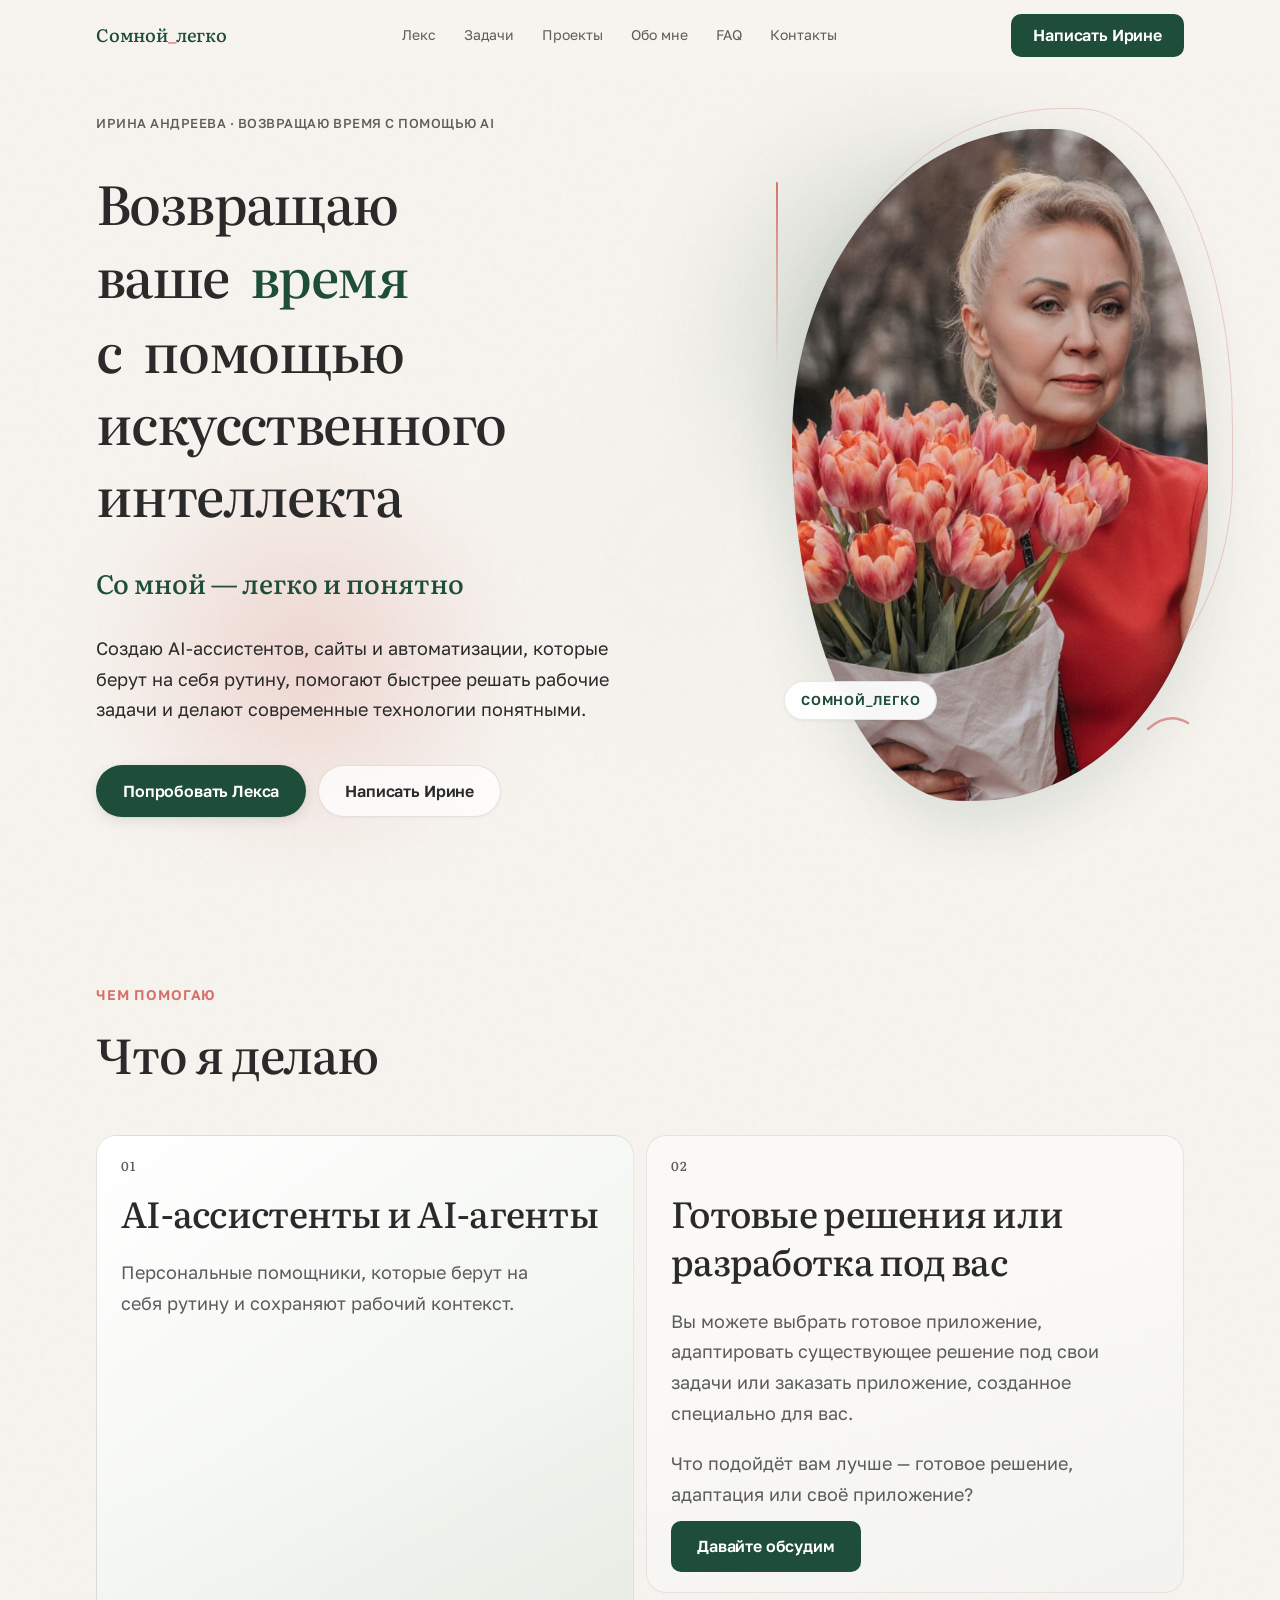
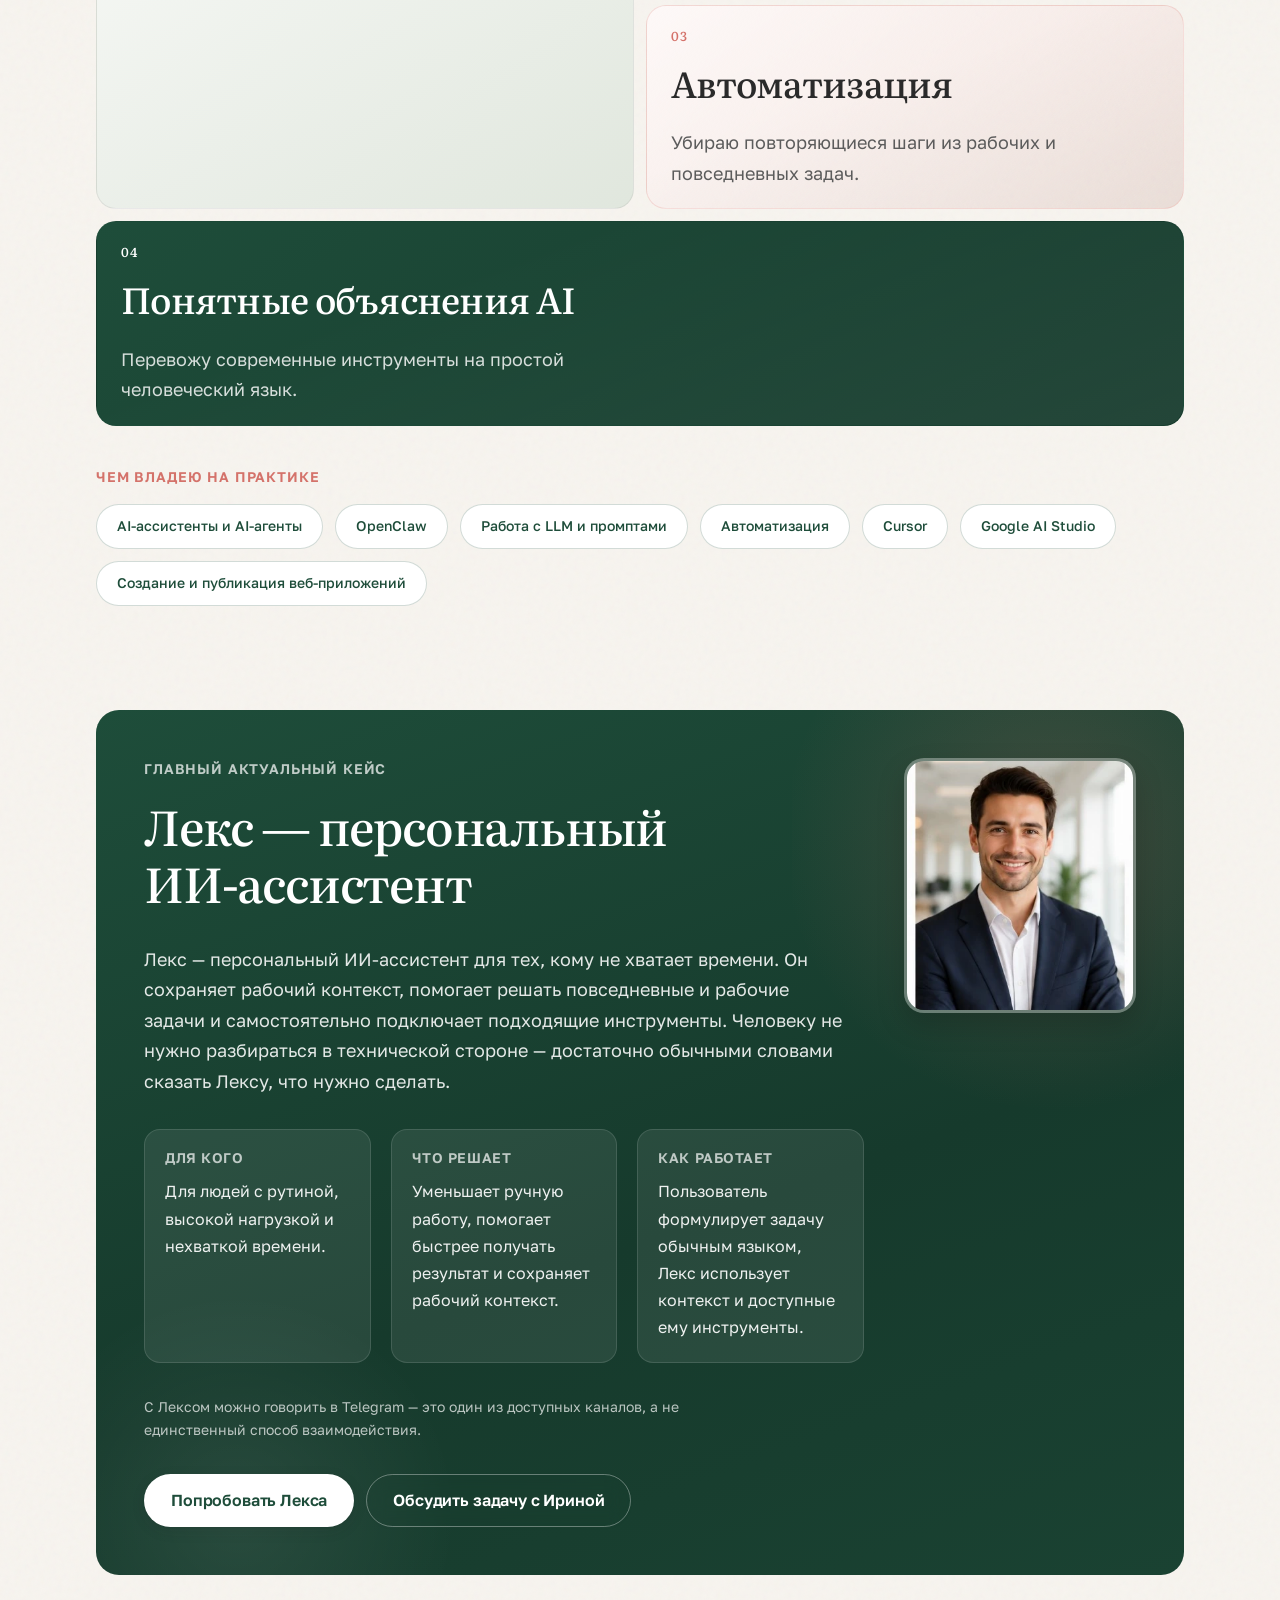
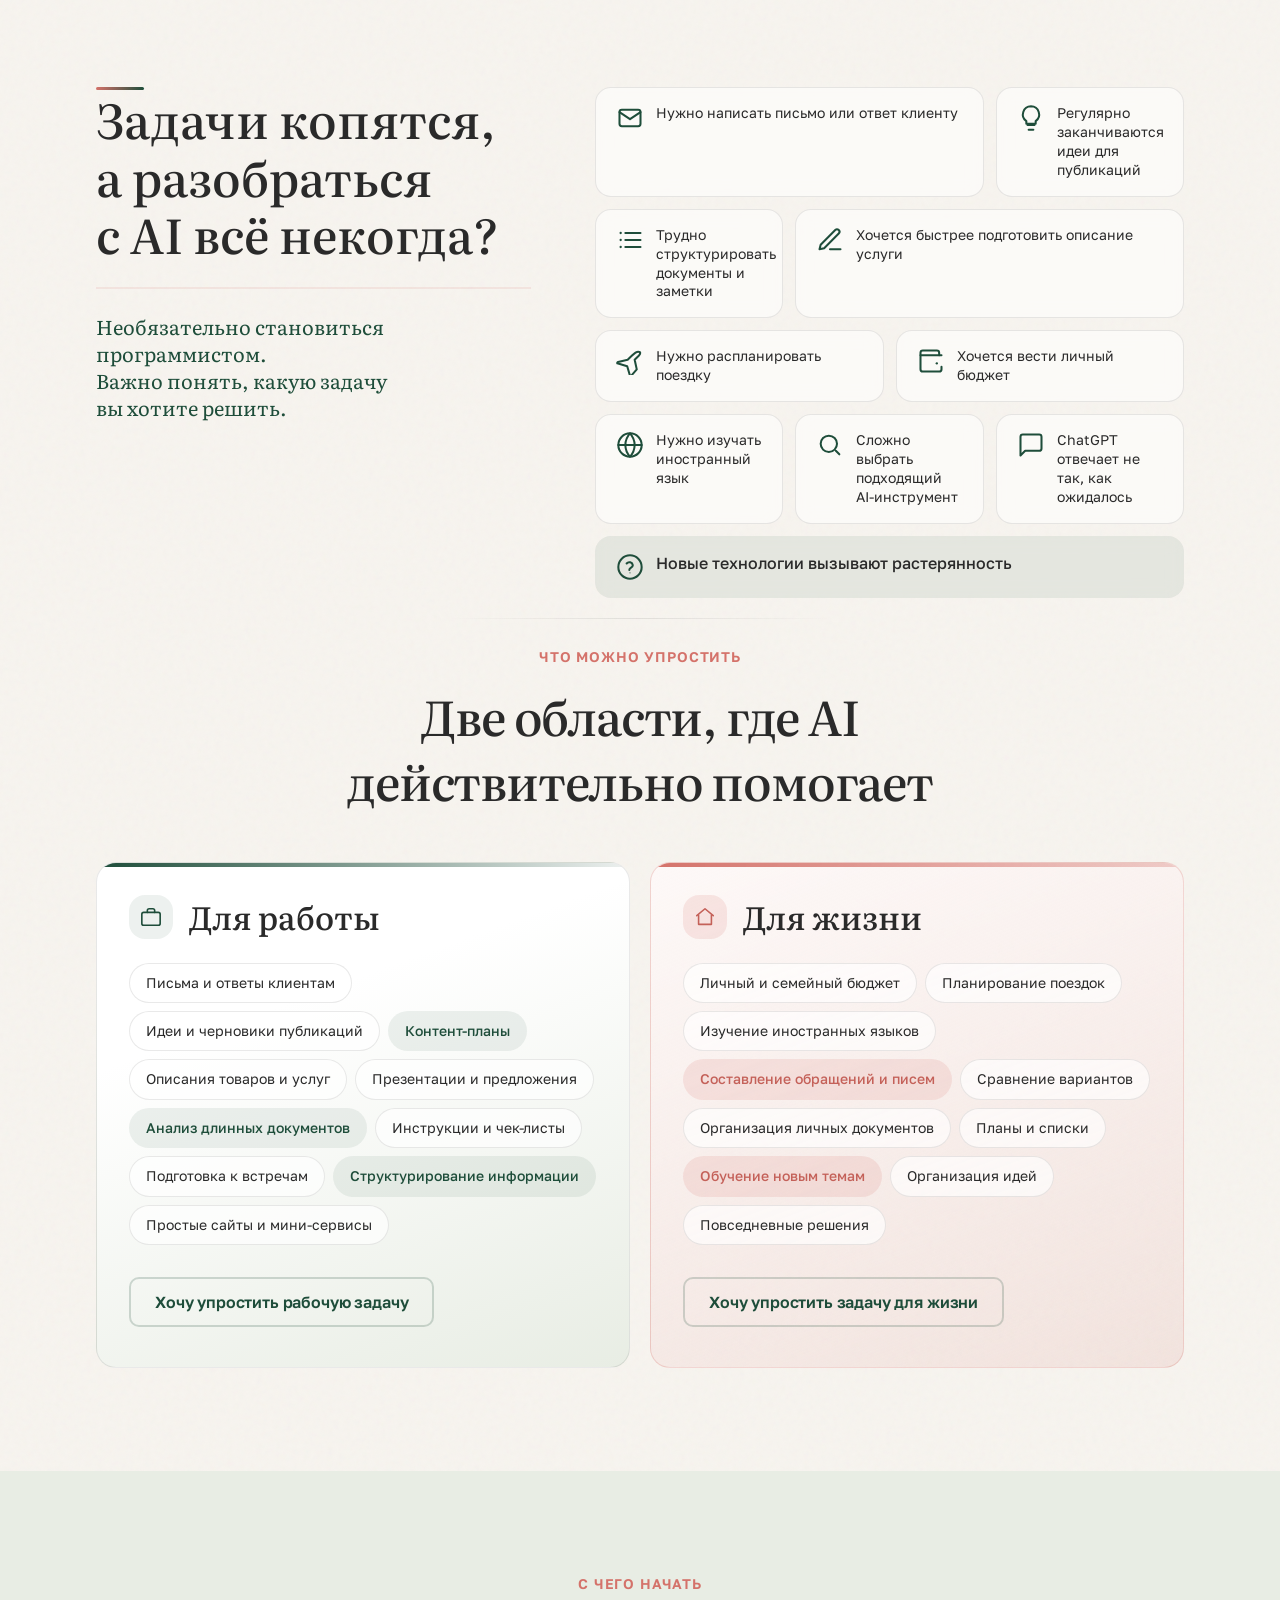
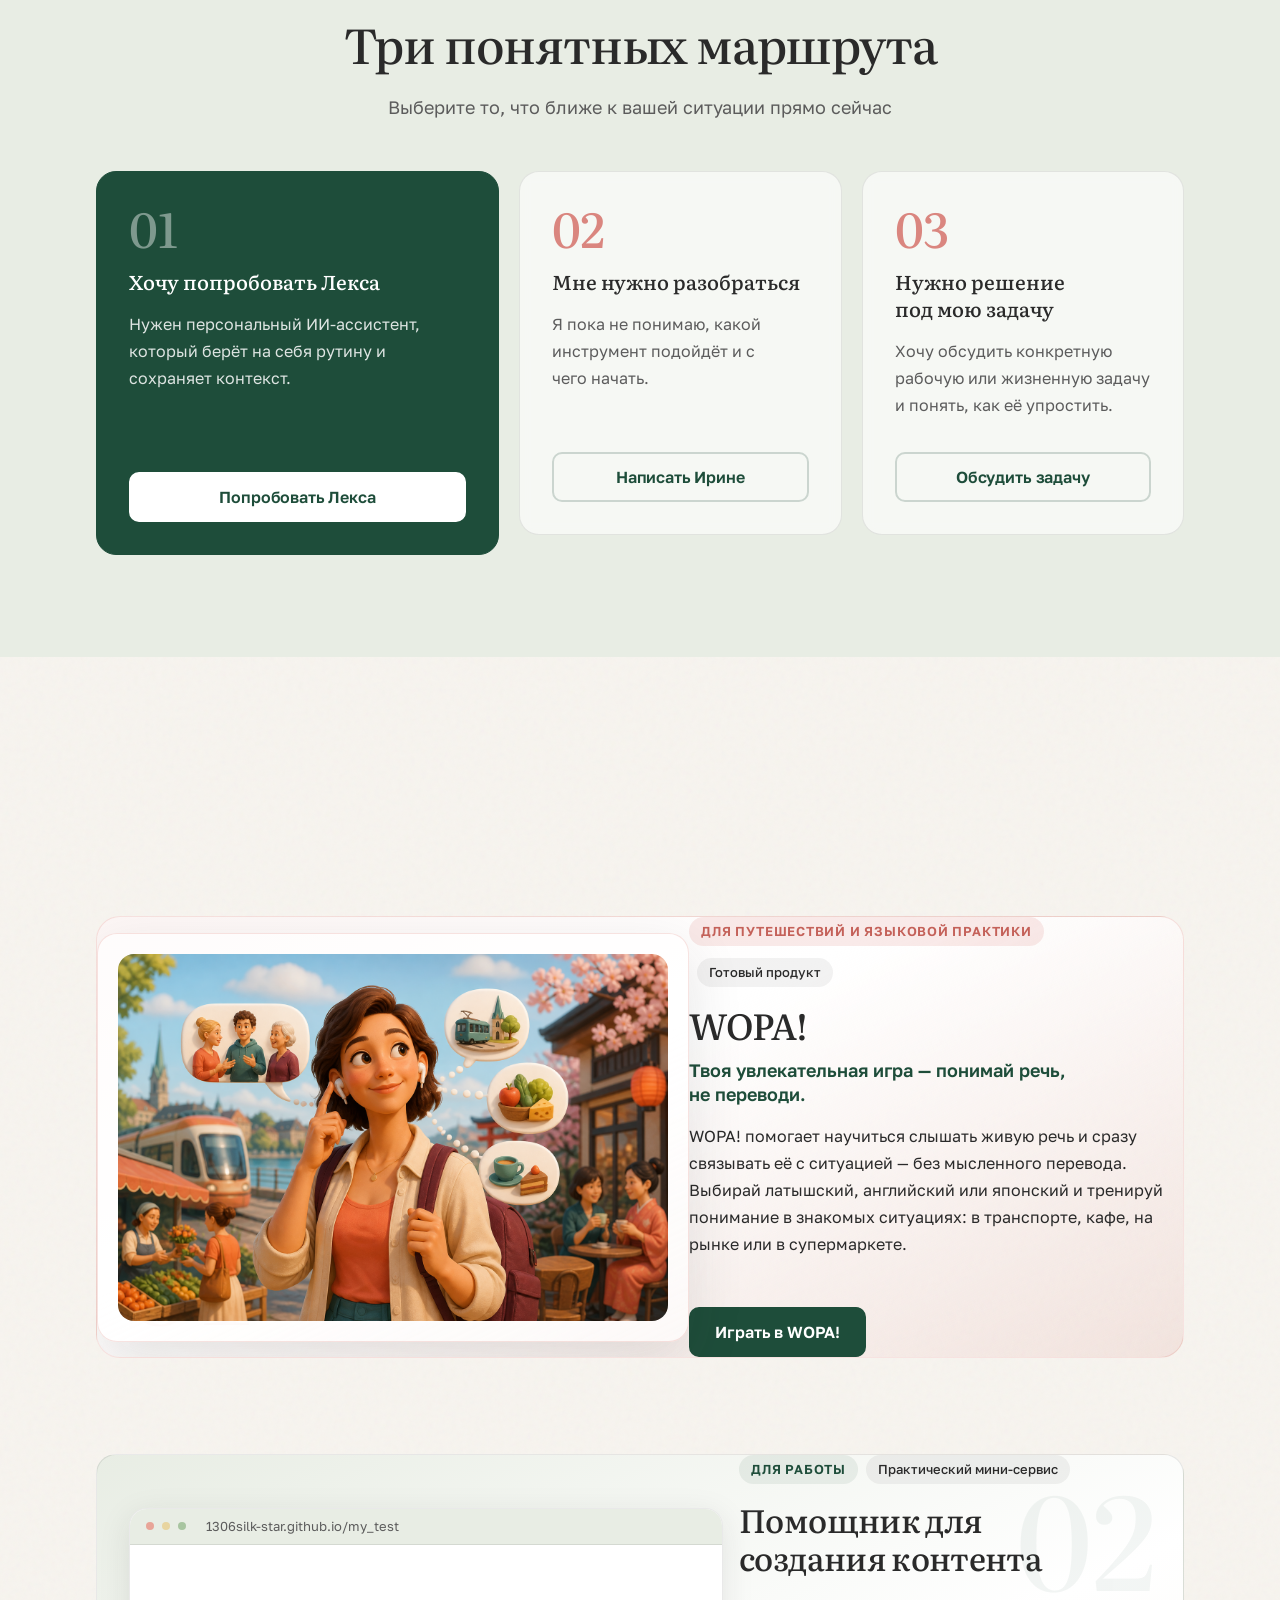
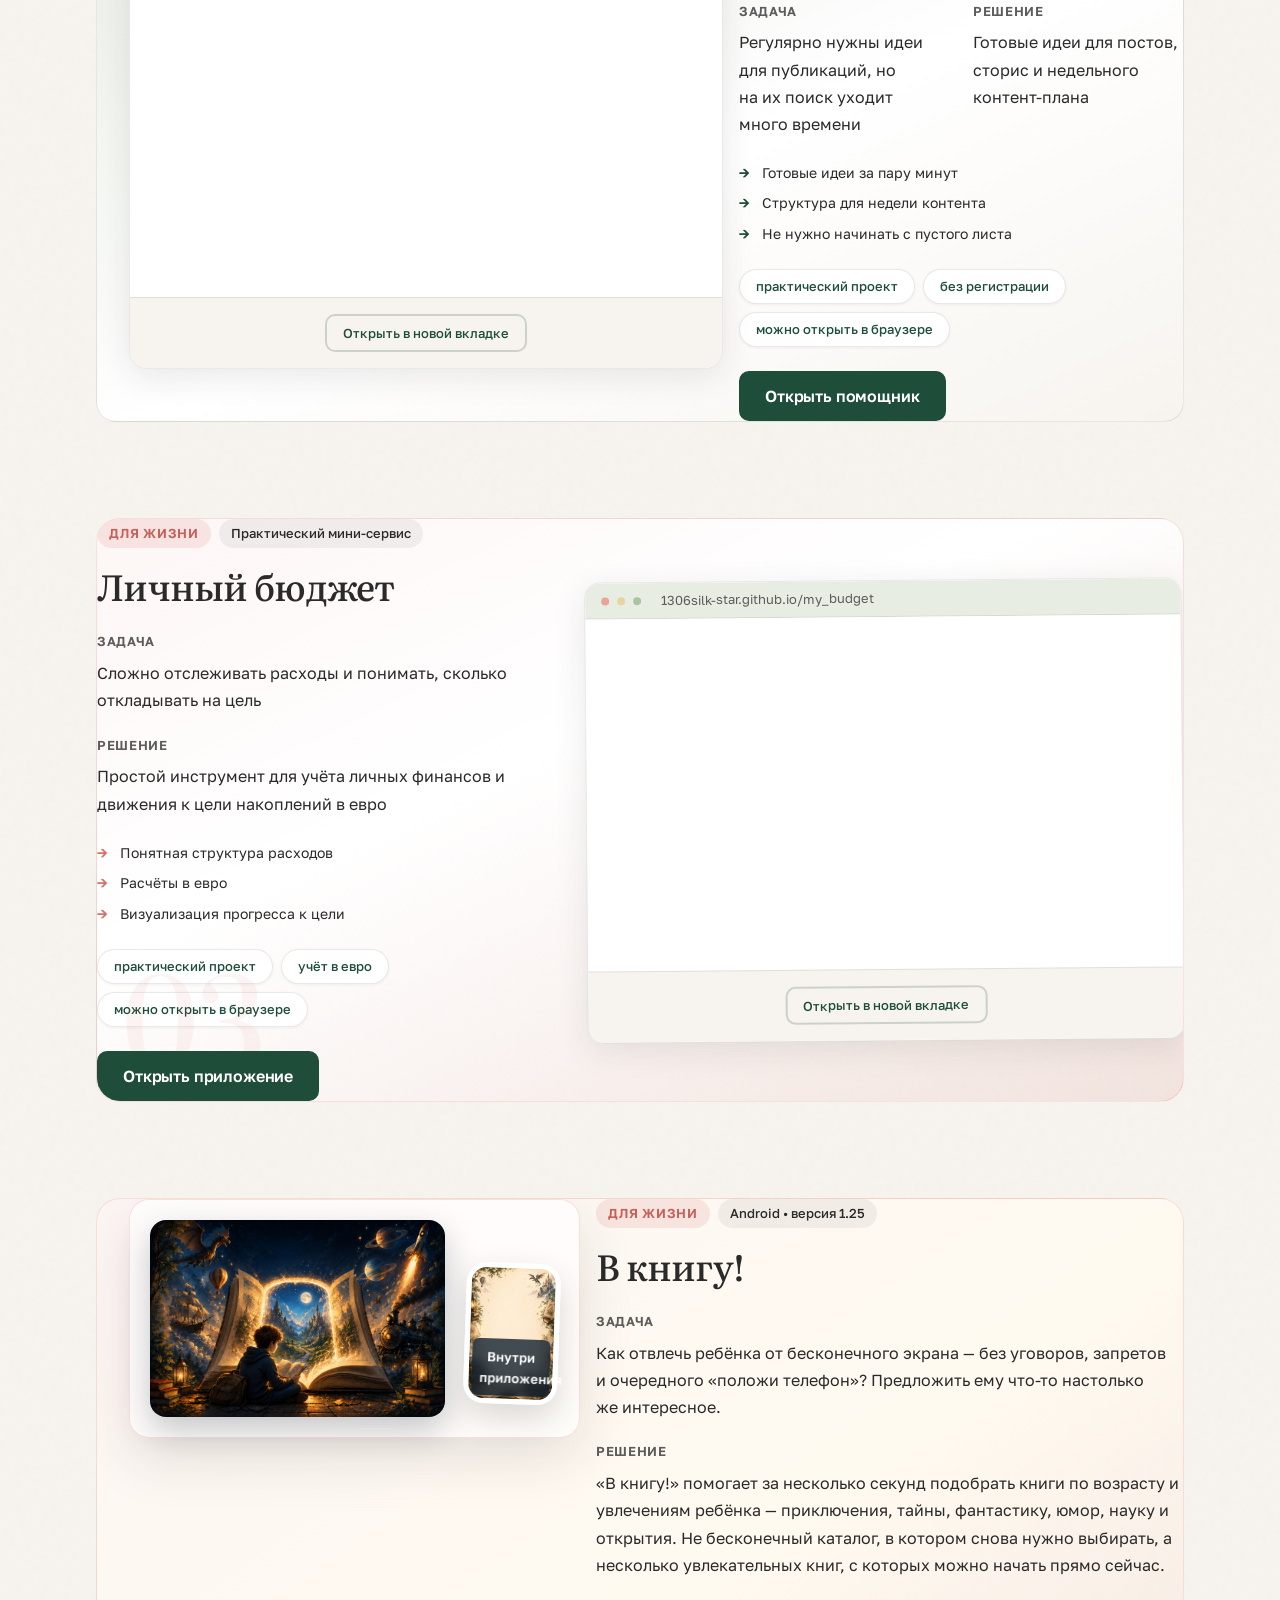
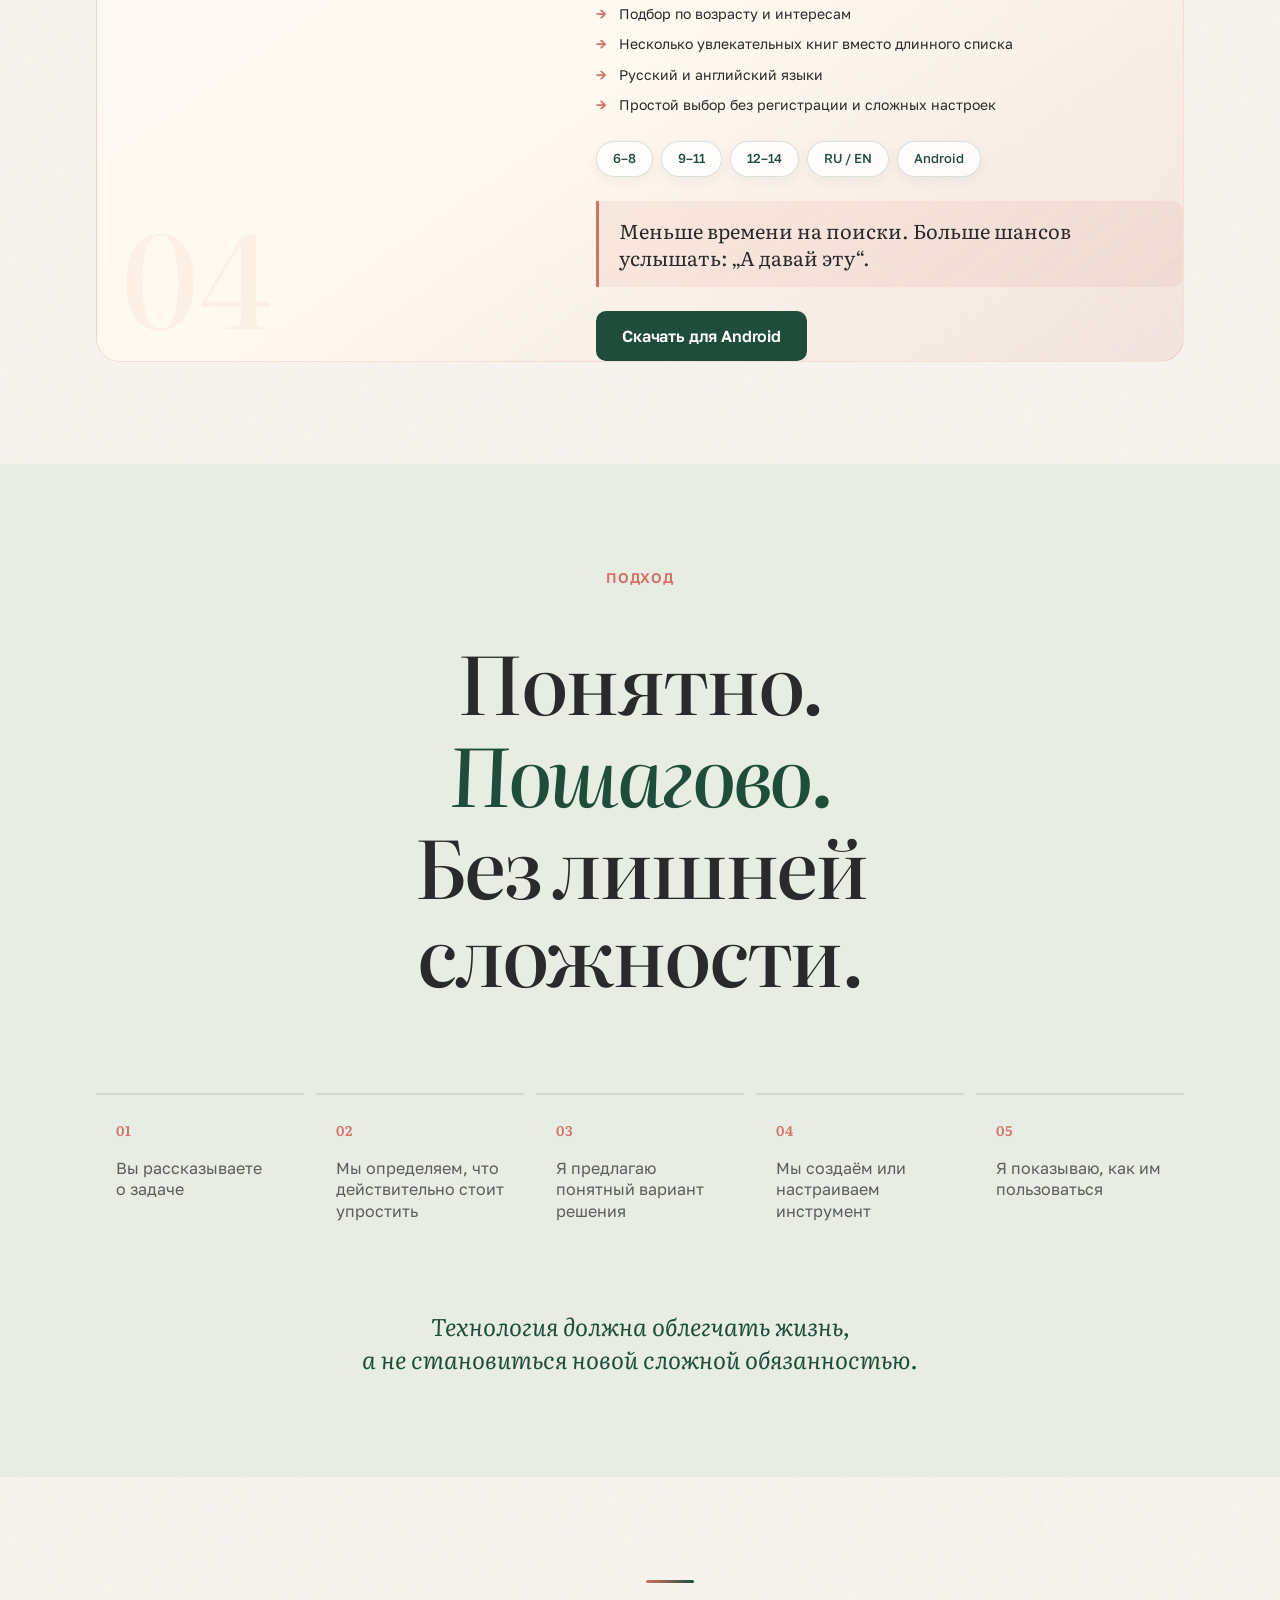
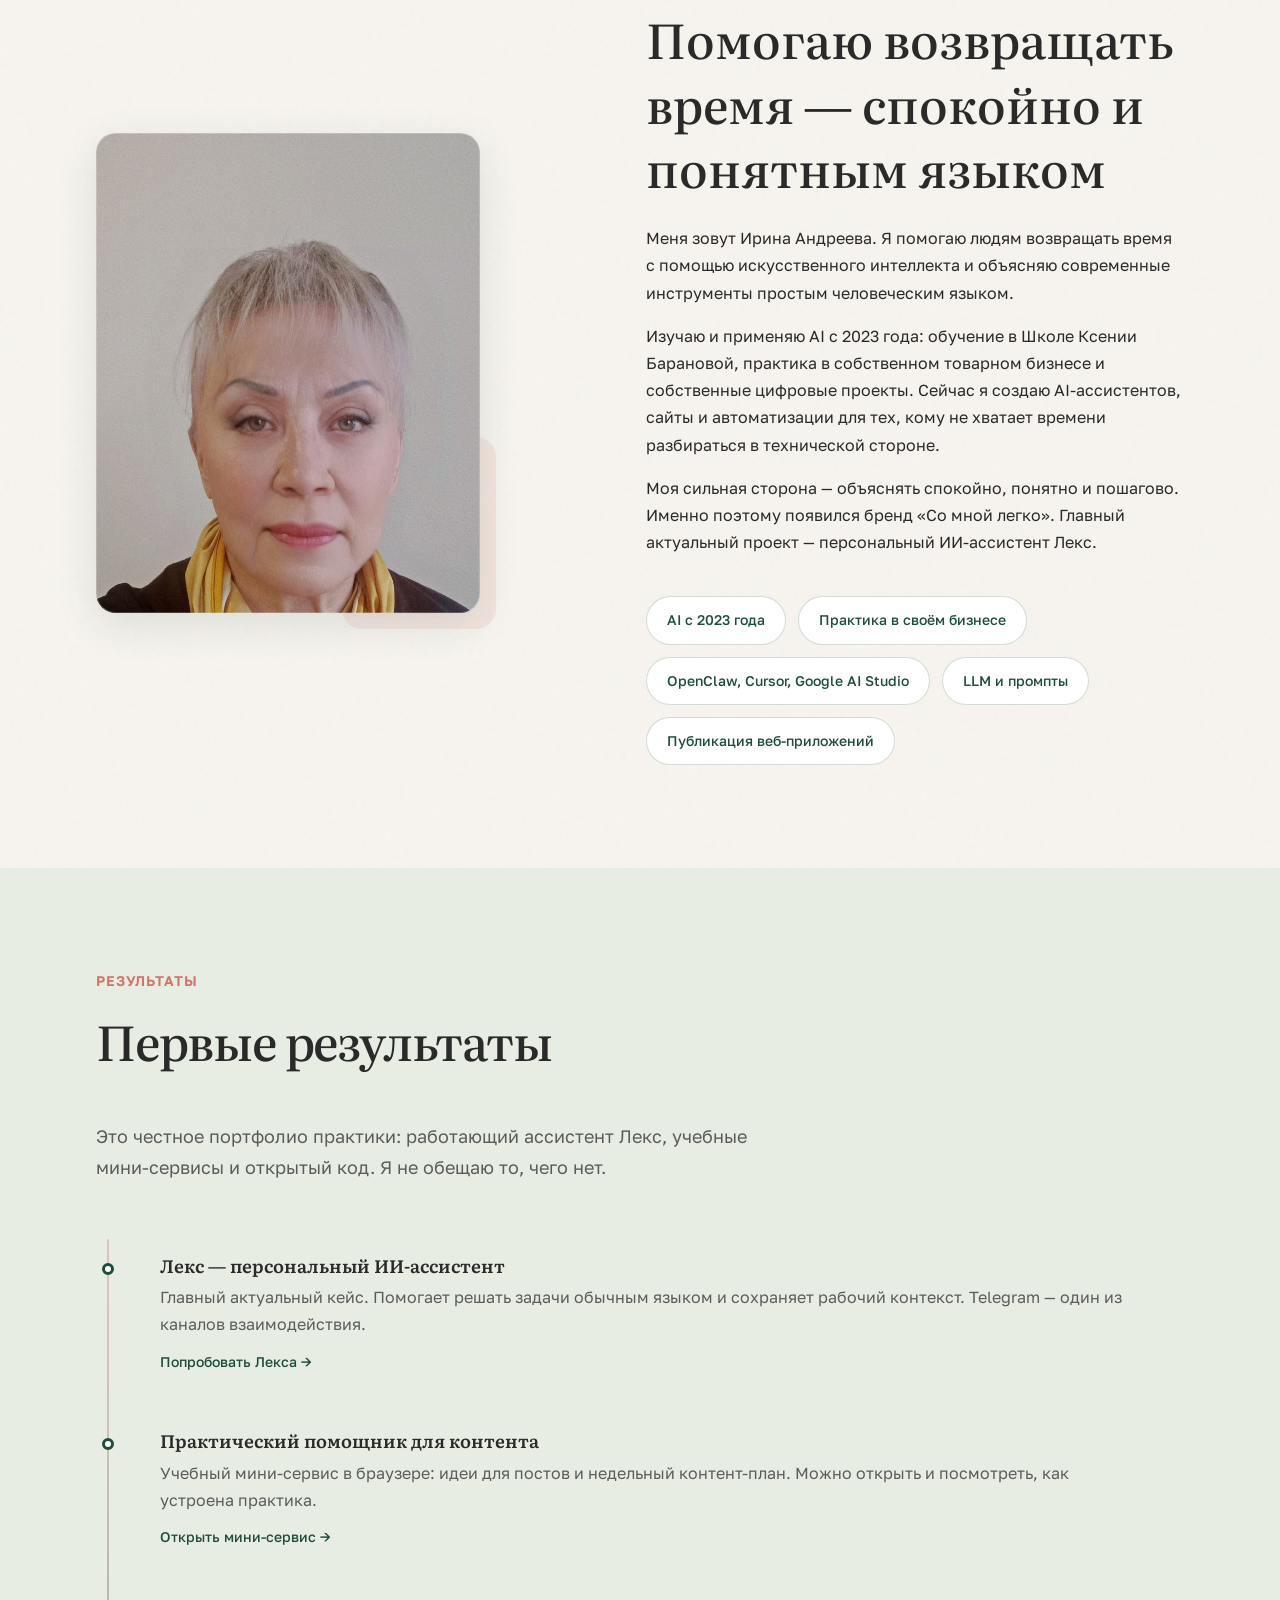
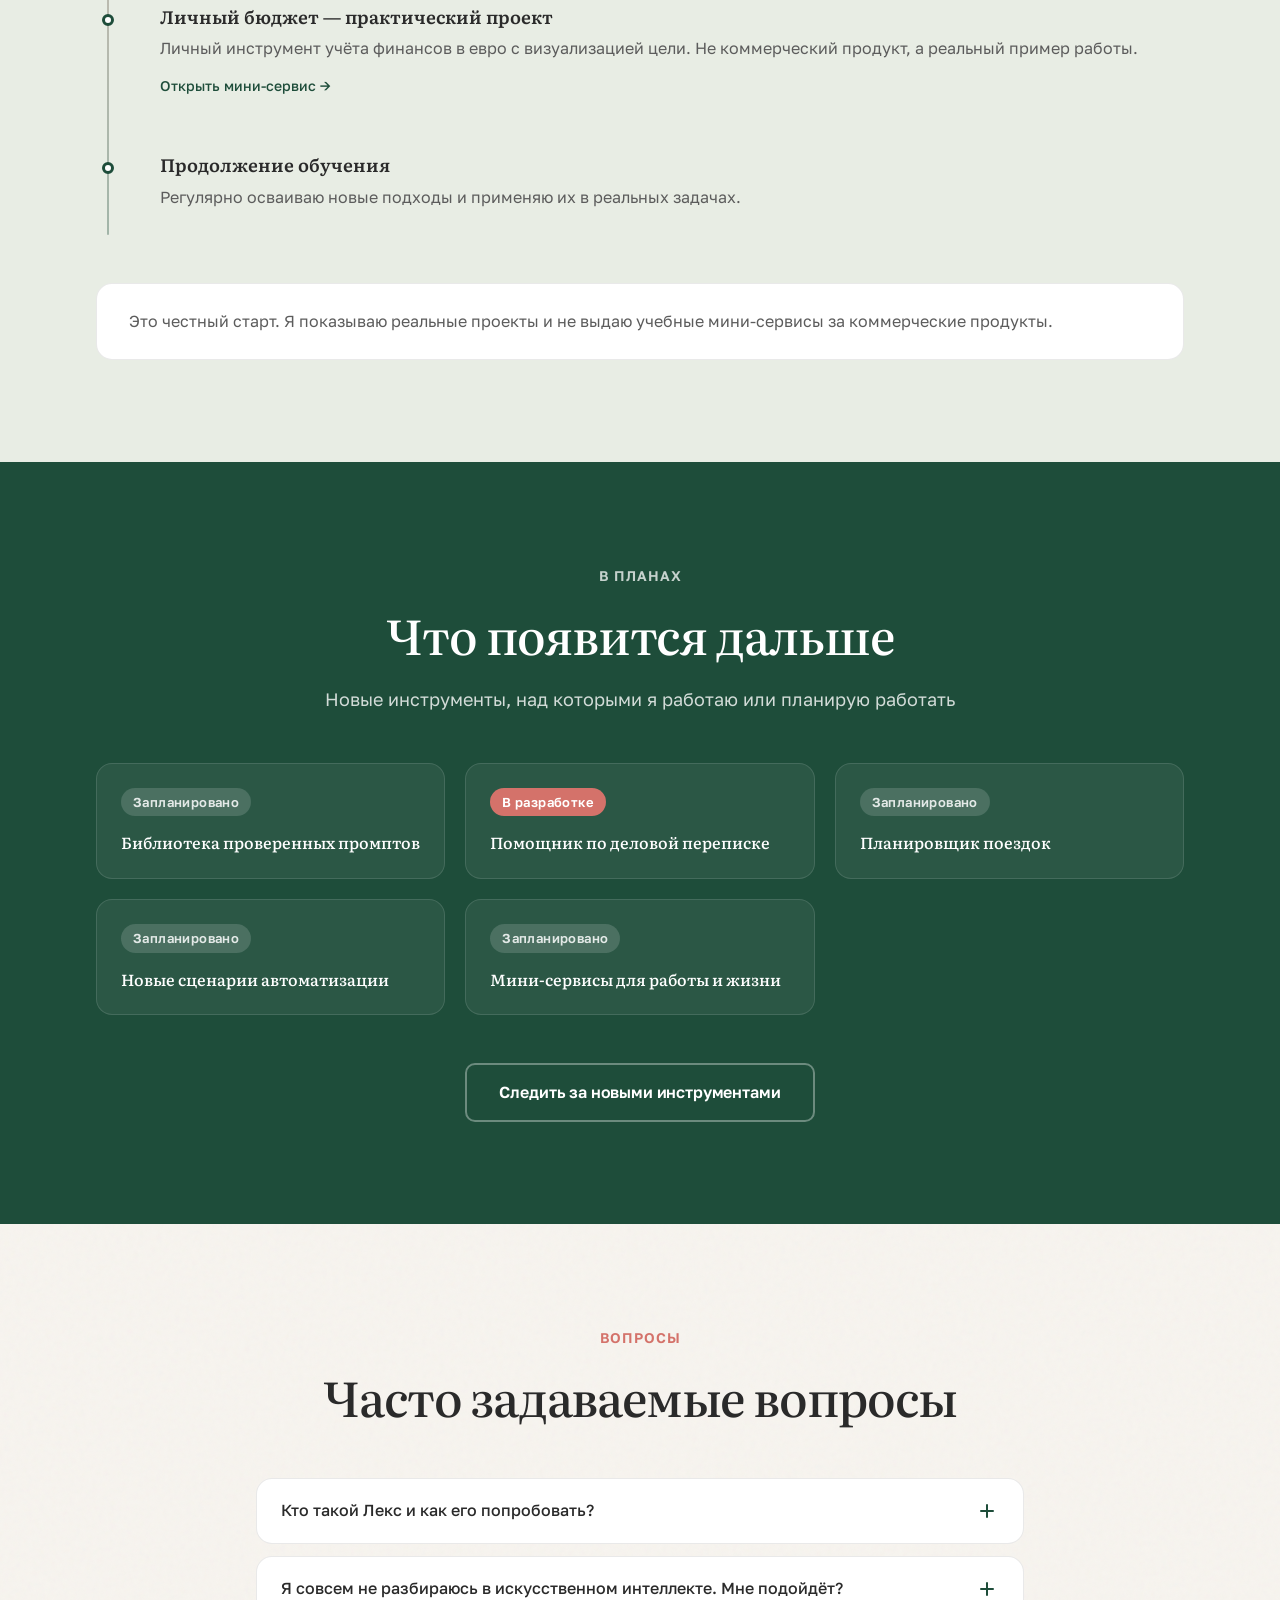
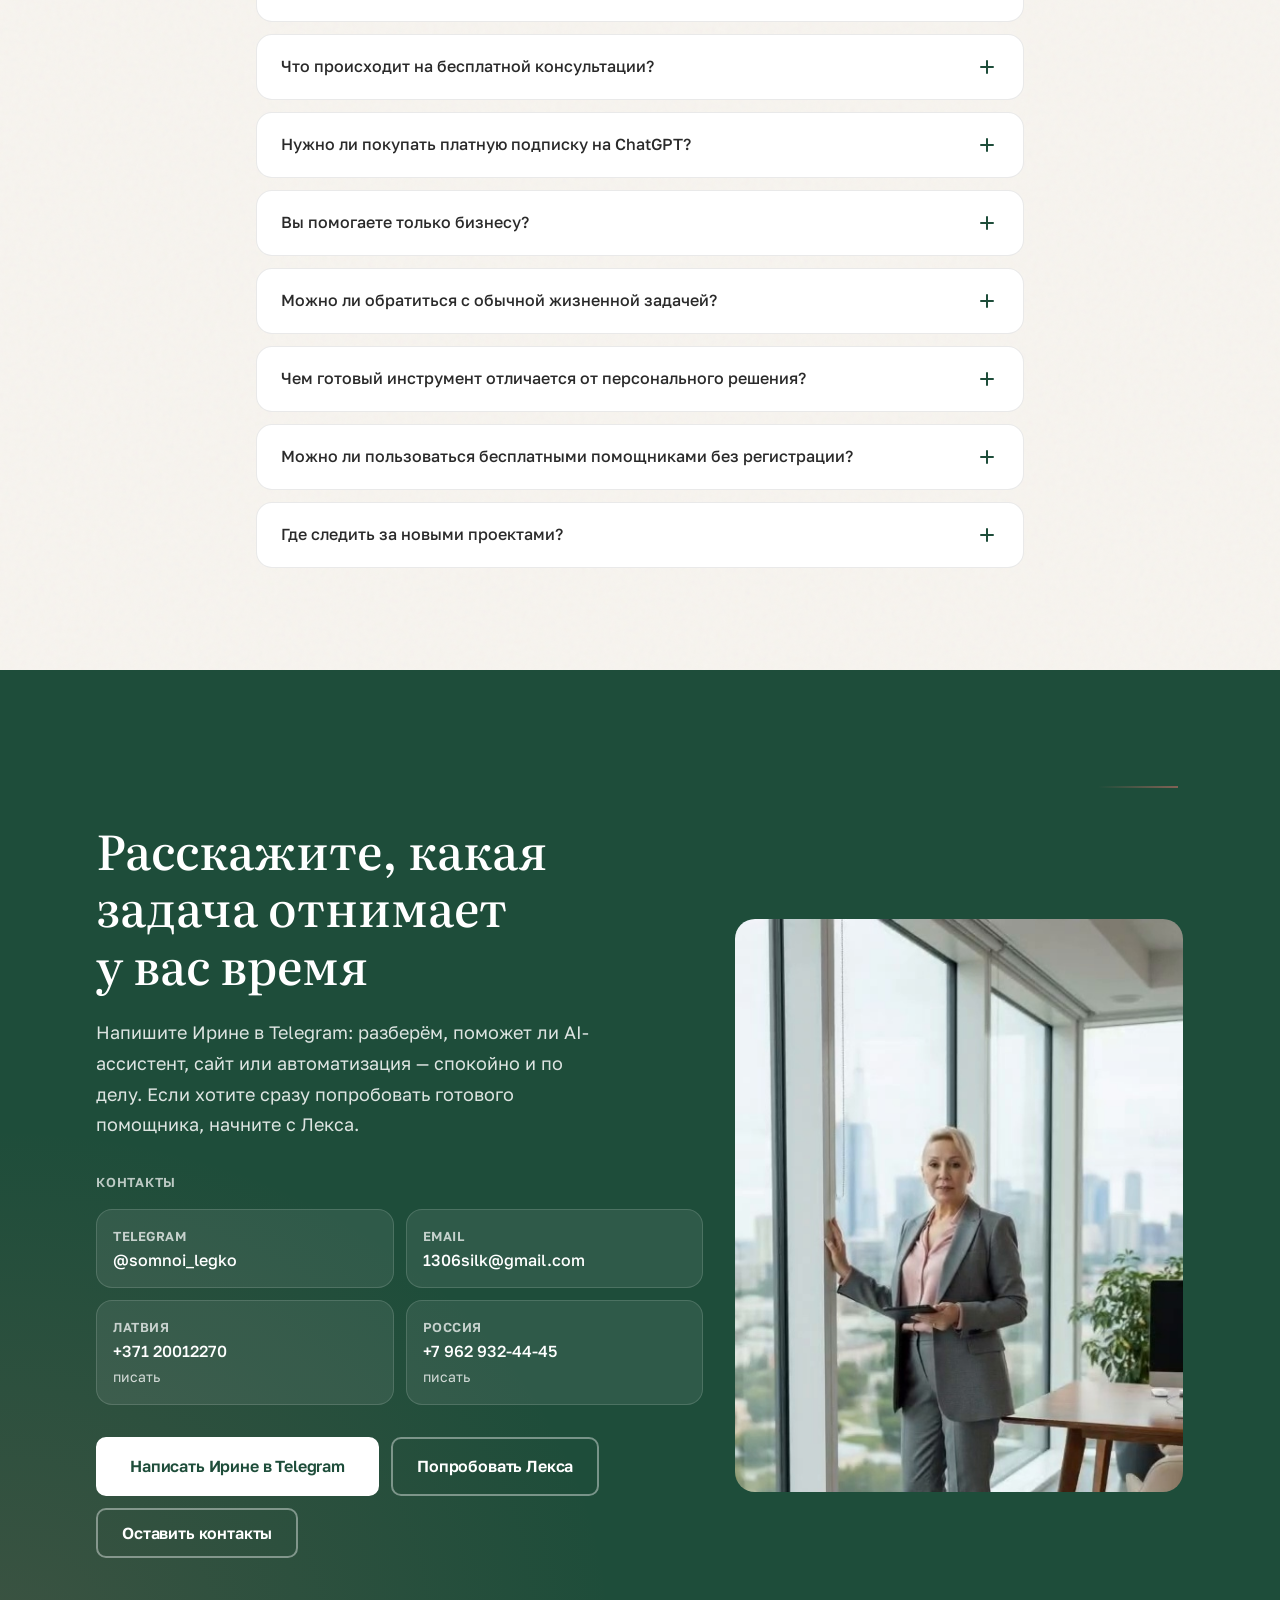
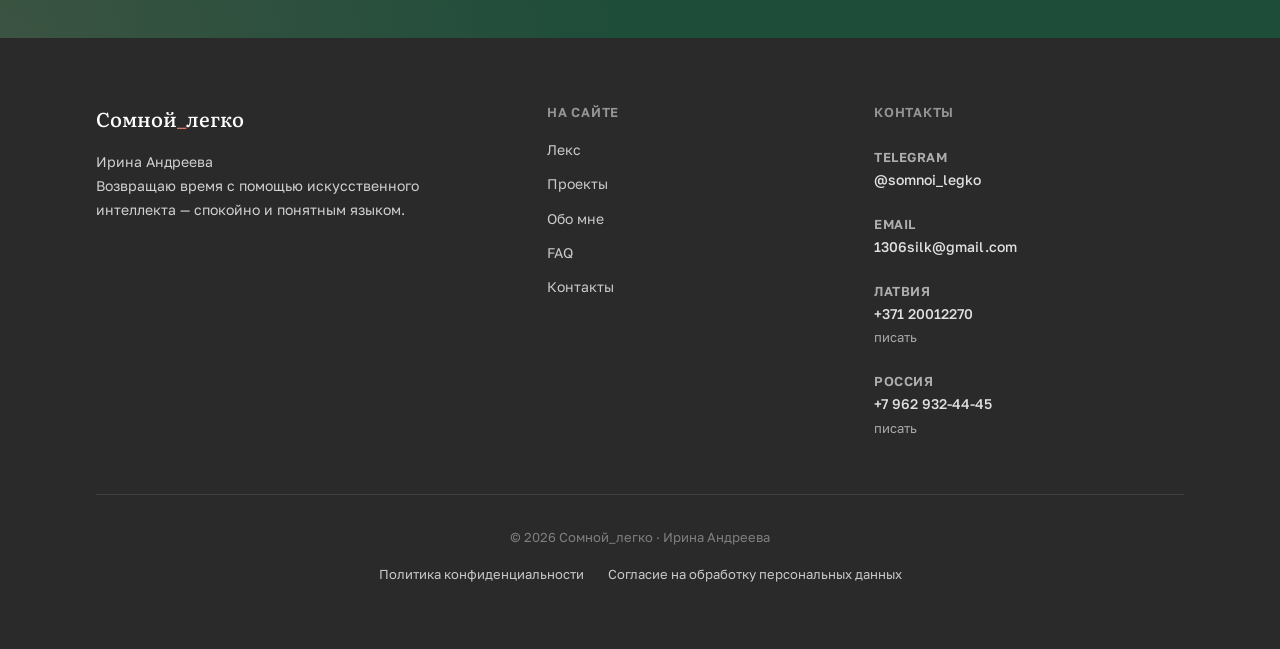
<file: index.html>
<!DOCTYPE html>
<html lang="ru">
  <head>
    <meta charset="UTF-8" />
    <meta name="viewport" content="width=device-width, initial-scale=1.0" />

    <title>Со мной легко — Ирина Андреева · AI-ассистенты и время</title>
    <meta
      name="description"
      content="Ирина Андреева помогает возвращать время с помощью AI: создаёт ассистентов, сайты и автоматизации и объясняет современные инструменты простым языком."
    />
    <link rel="canonical" href="https://somnoilegko.ru/" />
    <meta name="author" content="Ирина Андреева" />
    <meta name="theme-color" content="#1e4d3a" />
    <meta name="robots" content="index, follow" />

    <!-- Open Graph / Telegram / соцсети -->
    <meta property="og:type" content="website" />
    <meta property="og:locale" content="ru_RU" />
    <meta property="og:url" content="https://somnoilegko.ru/" />
    <meta property="og:title" content="Со мной легко — Ирина Андреева · AI-ассистенты и время" />
    <meta
      property="og:description"
      content="Возвращаю ваше время с помощью искусственного интеллекта. AI-ассистенты, сайты и автоматизации — понятным человеческим языком."
    />
    <meta property="og:image" content="https://somnoilegko.ru/assets/images/about/about.jpg" />
    <meta property="og:image:width" content="1200" />
    <meta property="og:image:height" content="630" />
    <meta property="og:site_name" content="Со мной легко" />

    <meta name="twitter:card" content="summary_large_image" />
    <meta name="twitter:title" content="Со мной легко — Ирина Андреева · AI-ассистенты и время" />
    <meta
      name="twitter:description"
      content="Ирина Андреева создаёт AI-ассистентов, сайты и автоматизации, которые помогают вернуть время."
    />
    <meta name="twitter:image" content="https://somnoilegko.ru/assets/images/about/about.jpg" />

    <script type="application/ld+json" id="site-jsonld">
      {
        "@context": "https://schema.org",
        "@graph": [
          {
            "@type": "Person",
            "@id": "https://somnoilegko.ru/#irina",
            "name": "Ирина Андреева",
            "url": "https://somnoilegko.ru/",
            "jobTitle": "Специалист по AI-ассистентам и автоматизации",
            "knowsAbout": [
              "AI-ассистенты",
              "искусственный интеллект",
              "автоматизация",
              "OpenClaw",
              "LLM",
              "Cursor"
            ],
            "sameAs": [
              "https://t.me/somnoi_legko",
              "https://t.me/irinaai13_bot"
            ]
          },
          {
            "@type": "WebSite",
            "name": "Со мной легко",
            "url": "https://somnoilegko.ru/",
            "inLanguage": "ru",
            "description": "Ирина Андреева помогает возвращать время с помощью искусственного интеллекта."
          }
        ]
      }
    </script>

    <!-- Будущая английская версия: <link rel="alternate" hreflang="en" href="/en/" /> -->

    <link rel="icon" href="assets/favicon.svg" type="image/svg+xml" />
    <link rel="apple-touch-icon" href="assets/favicon.svg" />

    <link rel="preconnect" href="https://fonts.googleapis.com" />
    <link rel="preconnect" href="https://fonts.gstatic.com" crossorigin />
    <link
      href="https://fonts.googleapis.com/css2?family=Golos+Text:wght@400;500;600&family=Literata:opsz,wght@7..72,400;7..72,500;7..72,600&display=swap"
      rel="stylesheet"
    />

    <link rel="stylesheet" href="css/variables.css" />
    <link rel="stylesheet" href="css/reset.css" />
    <link rel="stylesheet" href="css/base.css?v=20260829-cta-weight" />
    <link rel="stylesheet" href="css/layout.css" />
    <link rel="stylesheet" href="css/utilities.css" />
    <link rel="stylesheet" href="css/animations.css" />
    <link rel="stylesheet" href="css/effects.css" />
    <link rel="stylesheet" href="css/components/sections.css" />
    <link rel="stylesheet" href="css/components/motif.css" />
    <link rel="stylesheet" href="css/components/header.css" />
    <link rel="stylesheet" href="css/components/hero.css" />
    <link rel="stylesheet" href="css/components/lex.css" />
    <link rel="stylesheet" href="css/components/tasks.css?v=20260829-card-body-readable" />
    <link rel="stylesheet" href="css/components/routes.css?v=20260829-card-body" />
    <link rel="stylesheet" href="css/components/projects.css" />
    <link rel="stylesheet" href="css/components/process.css" />
    <link rel="stylesheet" href="css/components/about.css" />
    <link rel="stylesheet" href="css/components/results.css" />
    <link rel="stylesheet" href="css/components/roadmap.css" />
    <link rel="stylesheet" href="css/components/testimonials.css" />
    <link rel="stylesheet" href="css/components/faq.css" />
    <link rel="stylesheet" href="css/components/cta.css" />
    <link rel="stylesheet" href="css/components/footer.css" />
    <link rel="stylesheet" href="css/components/contact-modal.css" />
  </head>

  <body>
    <a class="sr-only sr-only-focusable" href="#main">Перейти к содержимому</a>

    <!-- ШАПКА -->
    <header class="site-header" role="banner">
      <div class="container site-header__inner">
        <a class="site-logo" href="#top" aria-label="Сомной_легко — на главную">
          Сомной<span class="site-logo__underscore">_</span>легко
        </a>

        <nav
          class="site-nav"
          aria-label="Основная навигация"
          data-cms-list="nav"
          data-cms-link-class="site-nav__link"
        >
          <a class="site-nav__link" href="#lex" data-nav-link>Лекс</a>
          <a class="site-nav__link" href="#tasks" data-nav-link>Задачи</a>
          <a class="site-nav__link" href="#projects" data-nav-link>Проекты</a>
          <a class="site-nav__link" href="#about" data-nav-link>Обо мне</a>
          <a class="site-nav__link" href="#faq" data-nav-link>FAQ</a>
          <a class="site-nav__link" href="#contacts" data-nav-link>Контакты</a>
        </nav>

        <div class="site-header__actions">
          <a
            class="btn btn--primary site-header__cta btn--shine"
            data-magnetic
            href="https://t.me/somnoi_legko"
            target="_blank"
            rel="noopener noreferrer"
            data-cms="header.ctaLabel"
            data-cms-attr="href:header.ctaHref"
          >
            Написать Ирине
          </a>
        </div>

        <button
          class="burger"
          type="button"
          aria-label="Открыть меню"
          aria-expanded="false"
          aria-controls="mobile-menu"
        >
          <span class="burger__line"></span>
          <span class="burger__line"></span>
          <span class="burger__line"></span>
        </button>
      </div>
    </header>

    <div class="mobile-menu__overlay" aria-hidden="true"></div>

    <nav
      id="mobile-menu"
      class="mobile-menu"
      aria-label="Мобильная навигация"
      aria-hidden="true"
    >
      <div
        class="mobile-menu__nav"
        data-cms-list="nav"
        data-cms-link-class="mobile-menu__link"
      >
        <a class="mobile-menu__link" href="#lex" data-nav-link>Лекс</a>
        <a class="mobile-menu__link" href="#tasks" data-nav-link>Задачи</a>
        <a class="mobile-menu__link" href="#projects" data-nav-link>Проекты</a>
        <a class="mobile-menu__link" href="#about" data-nav-link>Обо мне</a>
        <a class="mobile-menu__link" href="#faq" data-nav-link>FAQ</a>
        <a class="mobile-menu__link" href="#contacts" data-nav-link>Контакты</a>
      </div>
      <a
        class="btn btn--primary btn--lg mobile-menu__cta"
        href="https://t.me/somnoi_legko"
        target="_blank"
        rel="noopener noreferrer"
        data-cms="header.ctaLabel"
        data-cms-attr="href:header.ctaHref"
      >
        Написать Ирине
      </a>
    </nav>

    <main id="main" class="page-content">

      <!-- HERO -->
      <section class="hero section" id="top" aria-labelledby="hero-title">
        <div class="hero__mesh-wrap" aria-hidden="true">
          <canvas id="hero-mesh"></canvas>
        </div>
        <div class="container">
          <div class="hero__grid">
            <div class="hero__content">
              <p class="eyebrow hero__eyebrow">
                <span class="hero__eyebrow-name" data-cms="hero.eyebrow">Ирина Андреева · возвращаю время с помощью AI</span>
              </p>

              <h1 class="hero__title" id="hero-title">
                <span class="hero__title-line">
                  <span class="hero__word"><span class="hero__word-text">Возвращаю</span></span>
                  <span class="hero__word"><span class="hero__word-text">ваше</span></span>
                  <span class="hero__word hero__word--accent"><span class="hero__word-text">время</span></span>
                </span>
                <span class="hero__title-line">
                  <span class="hero__word"><span class="hero__word-text">с</span></span>
                  <span class="hero__word"><span class="hero__word-text">помощью</span></span>
                  <span class="hero__word"><span class="hero__word-text">искусственного</span></span>
                  <span class="hero__word"><span class="hero__word-text">интеллекта</span></span>
                </span>
              </h1>

              <p class="hero__promise" data-cms="hero.promise">Со мной — легко и понятно</p>

              <p class="hero__lead" data-cms="hero.lead">
                Создаю AI-ассистентов, сайты и автоматизации, которые берут на себя рутину, помогают быстрее решать рабочие задачи и делают современные технологии понятными.
              </p>

              <div class="hero__actions">
                <a
                  class="btn btn--hero btn--hero-primary"
                  style="background-color: var(--color-primary); color: var(--color-text-inverse)"
                  data-magnetic
                  href="https://t.me/irinaai13_bot"
                  target="_blank"
                  rel="noopener noreferrer"
                  data-cms="hero.primaryLabel"
                  data-cms-attr="href:hero.primaryHref"
                >
                  Попробовать Лекса
                </a>
                <a
                  class="btn btn--hero btn--hero-secondary"
                  data-magnetic
                  href="https://t.me/somnoi_legko"
                  target="_blank"
                  rel="noopener noreferrer"
                  data-cms="hero.secondaryLabel"
                  data-cms-attr="href:hero.secondaryHref"
                >
                  Написать Ирине
                </a>
              </div>
            </div>

            <div class="hero__visual">
              <div class="hero__editorial">
                <span class="hero__photo-ring" aria-hidden="true"></span>
                <img
                  class="hero__photo"
                  src="assets/images/about/about.jpg"
                  alt="Ирина Андреева с букетом тюльпанов — помогает возвращать время с помощью искусственного интеллекта"
                  width="900"
                  height="1125"
                  fetchpriority="high"
                  data-cms-attr="src:hero.photo,alt:hero.photoAlt"
                />
                <span class="hero__label-float" data-cms="hero.badge">Сомной_легко</span>
                <svg class="hero__motif brand-motif" viewBox="0 0 48 24" aria-hidden="true">
                  <path class="motif-stroke" d="M4 20 Q24 2 44 14" fill="none" stroke="currentColor" stroke-width="2.5" stroke-linecap="round"/>
                </svg>
              </div>
            </div>
          </div>
        </div>
      </section>

      <!-- ЧЕМ Я ПОМОГАЮ -->
      <section class="section what-i-do" id="what-i-do" aria-labelledby="what-i-do-title">
        <div class="container">
          <header class="section-header reveal">
            <p class="section-header__label" data-cms="whatIDo.label">Чем помогаю</p>
            <h2 class="section-header__title" id="what-i-do-title" data-cms="whatIDo.title">Что я делаю</h2>
          </header>

          <div class="what-i-do__grid reveal-stagger" data-cms-list="whatIDo">
            <article class="what-i-do__item what-i-do__item--featured">
              <span class="what-i-do__label">01</span>
              <h3 class="what-i-do__name">AI-ассистенты и AI-агенты</h3>
              <p class="what-i-do__text">Персональные помощники, которые берут на себя рутину и сохраняют рабочий контекст.</p>
            </article>
            <article class="what-i-do__item">
              <span class="what-i-do__label">02</span>
              <h3 class="what-i-do__name">Готовые решения или разработка под вас</h3>
              <p class="what-i-do__text">Вы можете выбрать готовое приложение, адаптировать существующее решение под свои задачи или заказать приложение, созданное специально для вас.</p>
              <p class="what-i-do__text">Что подойдёт вам лучше — готовое решение, адаптация или своё приложение?</p>
              <div class="what-i-do__action">
                <button class="btn btn--primary" type="button" data-contact-modal-open>Давайте обсудим</button>
              </div>
            </article>
            <article class="what-i-do__item what-i-do__item--accent">
              <span class="what-i-do__label">03</span>
              <h3 class="what-i-do__name">Автоматизация</h3>
              <p class="what-i-do__text">Убираю повторяющиеся шаги из рабочих и повседневных задач.</p>
            </article>
            <article class="what-i-do__item what-i-do__item--featured what-i-do__item--dark">
              <span class="what-i-do__label">04</span>
              <h3 class="what-i-do__name">Понятные объяснения AI</h3>
              <p class="what-i-do__text">Перевожу современные инструменты на простой человеческий язык.</p>
            </article>
          </div>

          <div class="skills reveal">
            <p class="skills__label" data-cms="skills.label">Чем владею на практике</p>
            <ul class="skills__list" data-cms-list="skills">
              <li class="skills__item">AI-ассистенты и AI-агенты</li>
              <li class="skills__item">OpenClaw</li>
              <li class="skills__item">Работа с LLM и промптами</li>
              <li class="skills__item">Автоматизация</li>
              <li class="skills__item">Cursor</li>
              <li class="skills__item">Google AI Studio</li>
              <li class="skills__item">Создание и публикация веб-приложений</li>
            </ul>
          </div>
        </div>
      </section>

      <!-- ЛЕКС -->
      <section class="section lex" id="lex" aria-labelledby="lex-title">
        <div class="container">
          <div class="lex__panel reveal">
            <figure class="lex__media">
              <img
                class="lex__photo"
                src="assets/images/lex/lex-main.webp"
                width="342"
                height="376"
                alt="Лекс — персональный ИИ-ассистент Ирины Андреевой"
                data-cms-attr="src:lex.photo,alt:lex.photoAlt"
              />
            </figure>
            <div class="lex__body">
              <header class="lex__header">
                <p class="lex__label" data-cms="lex.label">Главный актуальный кейс</p>
                <h2 class="lex__title" id="lex-title" data-cms="lex.title">Лекс — персональный ИИ-ассистент</h2>
              </header>
              <p class="lex__lead" data-cms="lex.lead">
                Лекс — персональный ИИ-ассистент для тех, кому не хватает времени. Он сохраняет рабочий контекст, помогает решать повседневные и рабочие задачи и самостоятельно подключает подходящие инструменты. Человеку не нужно разбираться в технической стороне — достаточно обычными словами сказать Лексу, что нужно сделать.
              </p>
              <div class="lex__facts" data-cms-list="lexFacts">
                <article class="lex__fact">
                  <h3 class="lex__fact-title">Для кого</h3>
                  <p class="lex__fact-text">Для людей с рутиной, высокой нагрузкой и нехваткой времени.</p>
                </article>
                <article class="lex__fact">
                  <h3 class="lex__fact-title">Что решает</h3>
                  <p class="lex__fact-text">Уменьшает ручную работу, помогает быстрее получать результат и сохраняет рабочий контекст.</p>
                </article>
                <article class="lex__fact">
                  <h3 class="lex__fact-title">Как работает</h3>
                  <p class="lex__fact-text">Пользователь формулирует задачу обычным языком, Лекс использует контекст и доступные ему инструменты.</p>
                </article>
              </div>
              <p class="lex__note" data-cms="lex.note">
                С Лексом можно говорить в Telegram — это один из доступных каналов, а не единственный способ взаимодействия.
              </p>
              <div class="lex__actions">
                <a
                  class="btn btn--hero btn--hero-primary"
                  data-magnetic
                  href="https://t.me/irinaai13_bot"
                  target="_blank"
                  rel="noopener noreferrer"
                  data-cms="lex.primaryLabel"
                  data-cms-attr="href:lex.primaryHref"
                >
                  Попробовать Лекса
                </a>
                <a
                  class="btn btn--hero btn--hero-secondary"
                  href="#contacts"
                  data-nav-link
                  data-cms="lex.secondaryLabel"
                  data-cms-attr="href:lex.secondaryHref"
                >
                  Обсудить задачу с Ириной
                </a>
              </div>
            </div>
          </div>
        </div>
      </section>

      <!-- ЗНАКОМО? + ЧТО МОЖНО УПРОСТИТЬ -->
      <section class="section recognize" id="tasks" aria-labelledby="tasks-title">
        <div class="container">
          <div class="recognize__grid reveal-clip">
            <div class="recognize__intro">
              <div class="section-divider"></div>
              <h2 class="recognize__title" id="tasks-title" data-cms="recognize.title">
                Задачи копятся, а&nbsp;разобраться с&nbsp;AI всё некогда?
              </h2>
              <p class="recognize__conclusion" data-cms="recognize.conclusion">
                Необязательно становиться программистом.<br />
                Важно понять, какую задачу вы&nbsp;хотите решить.
              </p>
            </div>

            <ul class="recognize__list" data-cms-list="recognize">
              <li class="recognize__item reveal reveal--delay-1">
                <span class="recognize__icon" aria-hidden="true"><svg><use href="assets/icons.svg#icon-mail"/></svg></span>
                <span>Нужно написать письмо или ответ клиенту</span>
              </li>
              <li class="recognize__item reveal reveal--delay-1">
                <span class="recognize__icon" aria-hidden="true"><svg><use href="assets/icons.svg#icon-bulb"/></svg></span>
                <span>Регулярно заканчиваются идеи для публикаций</span>
              </li>
              <li class="recognize__item reveal reveal--delay-2">
                <span class="recognize__icon" aria-hidden="true"><svg><use href="assets/icons.svg#icon-list"/></svg></span>
                <span>Трудно структурировать документы и заметки</span>
              </li>
              <li class="recognize__item reveal reveal--delay-2">
                <span class="recognize__icon" aria-hidden="true"><svg><use href="assets/icons.svg#icon-pen"/></svg></span>
                <span>Хочется быстрее подготовить описание услуги</span>
              </li>
              <li class="recognize__item reveal reveal--delay-3">
                <span class="recognize__icon" aria-hidden="true"><svg><use href="assets/icons.svg#icon-plane"/></svg></span>
                <span>Нужно распланировать поездку</span>
              </li>
              <li class="recognize__item reveal reveal--delay-3">
                <span class="recognize__icon" aria-hidden="true"><svg><use href="assets/icons.svg#icon-wallet"/></svg></span>
                <span>Хочется вести личный бюджет</span>
              </li>
              <li class="recognize__item reveal reveal--delay-3">
                <span class="recognize__icon" aria-hidden="true"><svg><use href="assets/icons.svg#icon-globe"/></svg></span>
                <span>Нужно изучать иностранный язык</span>
              </li>
              <li class="recognize__item reveal reveal--delay-3">
                <span class="recognize__icon" aria-hidden="true"><svg><use href="assets/icons.svg#icon-search"/></svg></span>
                <span>Сложно выбрать подходящий AI-инструмент</span>
              </li>
              <li class="recognize__item reveal reveal--delay-3">
                <span class="recognize__icon" aria-hidden="true"><svg><use href="assets/icons.svg#icon-chat"/></svg></span>
                <span>ChatGPT отвечает не так, как ожидалось</span>
              </li>
              <li class="recognize__item reveal reveal--delay-3">
                <span class="recognize__icon" aria-hidden="true"><svg><use href="assets/icons.svg#icon-help"/></svg></span>
                <span>Новые технологии вызывают растерянность</span>
              </li>
            </ul>
          </div>

          <div class="simplify reveal">
            <header class="section-header section-header--center section-header--wide">
              <p class="section-header__label" data-cms="simplify.label">Что можно упростить</p>
              <h3 class="section-header__title" data-cms="simplify.title">Две области, где AI действительно помогает</h3>
            </header>

            <div class="simplify__zones">
              <article class="simplify__zone simplify__zone--work reveal">
                <div class="simplify__zone-header">
                  <span class="simplify__zone-icon" aria-hidden="true"><svg><use href="assets/icons.svg#icon-briefcase"/></svg></span>
                  <h4 class="simplify__zone-title" data-cms="simplify.work.title">Для работы</h4>
                </div>
                <div class="simplify__tasks" data-cms-list="simplifyTasks" data-cms-zone="work">
                  <span class="simplify__task">Письма и ответы клиентам</span>
                  <span class="simplify__task">Идеи и черновики публикаций</span>
                  <span class="simplify__task">Контент-планы</span>
                  <span class="simplify__task">Описания товаров и услуг</span>
                  <span class="simplify__task">Презентации и предложения</span>
                  <span class="simplify__task">Анализ длинных документов</span>
                  <span class="simplify__task">Инструкции и чек-листы</span>
                  <span class="simplify__task">Подготовка к встречам</span>
                  <span class="simplify__task">Структурирование информации</span>
                  <span class="simplify__task">Простые сайты и мини-сервисы</span>
                </div>
                <a
                  class="btn btn--secondary simplify__zone-action"
                  href="https://t.me/somnoi_legko"
                  target="_blank"
                  rel="noopener noreferrer"
                  data-cms="simplify.work.ctaLabel"
                  data-cms-attr="href:simplify.work.ctaHref"
                >
                  Хочу упростить рабочую задачу
                </a>
              </article>

              <article class="simplify__zone simplify__zone--life reveal reveal--delay-1">
                <div class="simplify__zone-header">
                  <span class="simplify__zone-icon" aria-hidden="true"><svg><use href="assets/icons.svg#icon-home"/></svg></span>
                  <h4 class="simplify__zone-title" data-cms="simplify.life.title">Для жизни</h4>
                </div>
                <div class="simplify__tasks" data-cms-list="simplifyTasks" data-cms-zone="life">
                  <span class="simplify__task">Личный и семейный бюджет</span>
                  <span class="simplify__task">Планирование поездок</span>
                  <span class="simplify__task">Изучение иностранных языков</span>
                  <span class="simplify__task">Составление обращений и писем</span>
                  <span class="simplify__task">Сравнение вариантов</span>
                  <span class="simplify__task">Организация личных документов</span>
                  <span class="simplify__task">Планы и списки</span>
                  <span class="simplify__task">Обучение новым темам</span>
                  <span class="simplify__task">Организация идей</span>
                  <span class="simplify__task">Повседневные решения</span>
                </div>
                <a
                  class="btn btn--secondary simplify__zone-action"
                  href="https://t.me/somnoi_legko"
                  target="_blank"
                  rel="noopener noreferrer"
                  data-cms="simplify.life.ctaLabel"
                  data-cms-attr="href:simplify.life.ctaHref"
                >
                  Хочу упростить задачу для жизни
                </a>
              </article>
            </div>
          </div>
        </div>
      </section>

      <!-- С ЧЕГО НАЧАТЬ -->
      <section class="section section--alt routes" id="start" aria-labelledby="start-title">
        <div class="container">
          <header class="section-header section-header--center reveal">
            <p class="section-header__label" data-cms="routes.label">С чего начать</p>
            <h2 class="section-header__title" id="start-title" data-cms="routes.title">Три понятных маршрута</h2>
            <p class="section-header__subtitle" data-cms="routes.subtitle">Выберите то, что ближе к вашей ситуации прямо сейчас</p>
          </header>

          <div class="routes__grid reveal-stagger" data-cms-list="routes">
            <article class="route-card route-card--featured" data-spotlight data-tilt>
              <span class="route-card__number">01</span>
              <h3 class="route-card__title">Хочу попробовать Лекса</h3>
              <p class="route-card__text">Нужен персональный ИИ-ассистент, который берёт на себя рутину и сохраняет контекст.</p>
              <div class="route-card__action">
                <a class="btn btn--primary" href="https://t.me/irinaai13_bot" target="_blank" rel="noopener noreferrer">
                  Попробовать Лекса
                </a>
              </div>
            </article>

            <article class="route-card" data-spotlight data-tilt>
              <span class="route-card__number">02</span>
              <h3 class="route-card__title">Мне нужно разобраться</h3>
              <p class="route-card__text">Я пока не понимаю, какой инструмент подойдёт и с чего начать.</p>
              <div class="route-card__action">
                <a class="btn btn--secondary" href="https://t.me/somnoi_legko" target="_blank" rel="noopener noreferrer">
                  Написать Ирине
                </a>
              </div>
            </article>

            <article class="route-card" data-spotlight data-tilt>
              <span class="route-card__number">03</span>
              <h3 class="route-card__title">Нужно решение под мою задачу</h3>
              <p class="route-card__text">Хочу обсудить конкретную рабочую или жизненную задачу и понять, как её упростить.</p>
              <div class="route-card__action">
                <a class="btn btn--secondary" href="https://t.me/somnoi_legko" target="_blank" rel="noopener noreferrer">
                  Обсудить задачу
                </a>
              </div>
            </article>
          </div>
        </div>
      </section>

      <!-- УЖЕ СОЗДАНО -->
      <section class="section projects" id="projects" aria-labelledby="projects-title">
        <div class="container">
          <header class="section-header reveal-clip">
            <p class="section-header__label" data-cms="projects.label">Практические проекты</p>
            <h2 class="section-header__title" id="projects-title" data-cms="projects.title">Другие примеры работы</h2>
            <p class="section-header__subtitle" data-cms="projects.subtitle">
              Главный актуальный кейс — Лекс. Ниже учебные и личные мини-сервисы, которые можно открыть в браузере. Это реальные примеры практики, а не коммерческие продукты.
            </p>
          </header>

          <div class="projects__list" data-cms-list="projects">
            <article class="project-case project-case--work reveal reveal--scale" data-project-number="01" data-spotlight data-tilt>
              <div class="project-case__content">
                <span class="project-case__category">Для работы</span>
                <span class="project-case__status">Практический мини-сервис</span>
                <h3 class="project-case__title">Помощник для создания контента</h3>

                <div class="project-case__meta">
                  <div class="project-case__block">
                    <p class="project-case__block-label">Задача</p>
                    <p class="project-case__block-text">Регулярно нужны идеи для публикаций, но на их поиск уходит много времени</p>
                  </div>
                  <div class="project-case__block">
                    <p class="project-case__block-label">Решение</p>
                    <p class="project-case__block-text">Готовые идеи для постов, сторис и недельного контент-плана</p>
                  </div>
                </div>
                <ul class="project-case__benefits">
                  <li class="project-case__benefit">Готовые идеи за пару минут</li>
                  <li class="project-case__benefit">Структура для недели контента</li>
                  <li class="project-case__benefit">Не нужно начинать с пустого листа</li>
                </ul>
                <div class="project-case__features">
                  <span class="tag">практический проект</span>
                  <span class="tag">без регистрации</span>
                  <span class="tag">можно открыть в браузере</span>
                </div>
                <div class="project-case__actions">
                  <a class="btn btn--primary btn--shine" href="https://1306silk-star.github.io/my_test/" target="_blank" rel="noopener noreferrer">Открыть помощник</a>
                </div>
              </div>
              <div class="project-case__visual">
                <div class="project-live">
                  <div class="project-live__bar" aria-hidden="true">
                    <span class="project-live__dot"></span>
                    <span class="project-live__dot"></span>
                    <span class="project-live__dot"></span>
                    <span class="project-live__url">1306silk-star.github.io/my_test</span>
                  </div>
                  <iframe
                    class="project-live__frame"
                    src="https://1306silk-star.github.io/my_test/"
                    title="Помощник для создания контента — живое приложение"
                    loading="lazy"
                    allow="clipboard-write"
                  ></iframe>
                  <div class="project-live__fallback">
                    <a class="btn btn--secondary btn--sm" href="https://1306silk-star.github.io/my_test/" target="_blank" rel="noopener noreferrer">Открыть в новой вкладке</a>
                  </div>
                </div>
              </div>
            </article>

            <article class="project-case project-case--life project-case--reverse reveal reveal--scale" data-project-number="02" data-spotlight data-tilt>
              <div class="project-case__content">
                <span class="project-case__category">Для жизни</span>
                <span class="project-case__status">Практический мини-сервис</span>
                <h3 class="project-case__title">Личный бюджет</h3>

                <div class="project-case__meta">
                  <div class="project-case__block">
                    <p class="project-case__block-label">Задача</p>
                    <p class="project-case__block-text">Сложно отслеживать расходы и понимать, сколько откладывать на цель</p>
                  </div>
                  <div class="project-case__block">
                    <p class="project-case__block-label">Решение</p>
                    <p class="project-case__block-text">Простой инструмент для учёта личных финансов и движения к цели накоплений в евро</p>
                  </div>
                </div>
                <ul class="project-case__benefits">
                  <li class="project-case__benefit">Понятная структура расходов</li>
                  <li class="project-case__benefit">Расчёты в евро</li>
                  <li class="project-case__benefit">Визуализация прогресса к цели</li>
                </ul>
                <div class="project-case__features">
                  <span class="tag">практический проект</span>
                  <span class="tag">учёт в евро</span>
                  <span class="tag">можно открыть в браузере</span>
                </div>
                <div class="project-case__actions">
                  <a class="btn btn--primary btn--shine" href="https://1306silk-star.github.io/my_budget/" target="_blank" rel="noopener noreferrer">Открыть приложение</a>
                </div>
              </div>
              <div class="project-case__visual">
                <div class="project-live">
                  <div class="project-live__bar" aria-hidden="true">
                    <span class="project-live__dot"></span>
                    <span class="project-live__dot"></span>
                    <span class="project-live__dot"></span>
                    <span class="project-live__url">1306silk-star.github.io/my_budget</span>
                  </div>
                  <iframe
                    class="project-live__frame"
                    src="https://1306silk-star.github.io/my_budget/"
                    title="Личный бюджет — живое приложение"
                    loading="lazy"
                    allow="clipboard-write"
                  ></iframe>
                  <div class="project-live__fallback">
                    <a class="btn btn--secondary btn--sm" href="https://1306silk-star.github.io/my_budget/" target="_blank" rel="noopener noreferrer">Открыть в новой вкладке</a>
                  </div>
                </div>
              </div>
            </article>

            <article class="project-case project-case--life project-case--v-knigu reveal reveal--scale" data-project-number="03" data-spotlight data-tilt>
              <div class="project-case__content">
                <span class="project-case__category">Для жизни</span>
                <span class="project-case__status">Android • версия 1.25</span>
                <h3 class="project-case__title">В книгу!</h3>

                <div class="project-case__meta">
                  <div class="project-case__block">
                    <p class="project-case__block-label">Задача</p>
                    <p class="project-case__block-text">Как отвлечь ребёнка от бесконечного экрана — без уговоров, запретов и очередного «положи телефон»? Предложить ему что-то настолько же интересное.</p>
                  </div>
                  <div class="project-case__block">
                    <p class="project-case__block-label">Решение</p>
                    <p class="project-case__block-text">«В книгу!» помогает за несколько секунд подобрать книги по возрасту и увлечениям ребёнка — приключения, тайны, фантастику, юмор, науку и открытия. Не бесконечный каталог, в котором снова нужно выбирать, а несколько увлекательных книг, с которых можно начать прямо сейчас.</p>
                  </div>
                </div>
                <ul class="project-case__benefits">
                  <li class="project-case__benefit">Подбор по возрасту и интересам</li>
                  <li class="project-case__benefit">Несколько увлекательных книг вместо длинного списка</li>
                  <li class="project-case__benefit">Русский и английский языки</li>
                  <li class="project-case__benefit">Простой выбор без регистрации и сложных настроек</li>
                </ul>
                <div class="project-case__features">
                  <span class="tag">6–8</span>
                  <span class="tag">9–11</span>
                  <span class="tag">12–14</span>
                  <span class="tag">RU / EN</span>
                  <span class="tag">Android</span>
                </div>
                <p class="project-case__accent">Меньше времени на поиски. Больше шансов услышать: „А давай эту“.</p>
                <div class="project-case__actions">
                  <a class="btn btn--primary btn--shine" href="https://github.com/1306silk-star/v-knigu/releases/latest/download/V-knigu.apk" target="_blank" rel="noopener noreferrer">Скачать для Android</a>
                </div>
              </div>
              <div class="project-case__visual project-showcase">
                <img class="project-showcase__hero" src="assets/images/projects/v-knigu-hero.png" alt="Главный экран приложения «В книгу!» — подросток перед книгой-порталом" loading="lazy" />
                <figure class="project-showcase__inside">
                  <img src="assets/images/projects/v-knigu-background.png" alt="Утверждённый фон внутренних экранов приложения «В книгу!»" loading="lazy" />
                  <figcaption class="project-showcase__caption">Внутри приложения</figcaption>
                </figure>
              </div>
            </article>
          </div>
        </div>
      </section>

      <!-- МОЙ ПОДХОД -->
      <section class="section section--alt approach" id="process" aria-labelledby="approach-title">
        <div class="container">
          <header class="section-header section-header--center reveal">
            <p class="section-header__label" data-cms="approach.label">Подход</p>
            <h2 class="section-header__title sr-only" id="approach-title">Мой подход</h2>
          </header>

          <div class="approach__manifesto reveal" aria-hidden="false" data-cms-list="manifesto">
            <p class="approach__line reveal">Понятно.</p>
            <p class="approach__line approach__line--accent reveal reveal--delay-1">Пошагово.</p>
            <p class="approach__line reveal reveal--delay-2">Без лишней сложности.</p>
          </div>

          <div class="approach__steps" data-cms-list="approachSteps">
            <article class="approach-step reveal">
              <span class="approach-step__number">01</span>
              <p class="approach-step__text">Вы рассказываете о задаче</p>
            </article>
            <article class="approach-step reveal reveal--delay-1">
              <span class="approach-step__number">02</span>
              <p class="approach-step__text">Мы определяем, что действительно стоит упростить</p>
            </article>
            <article class="approach-step reveal reveal--delay-1">
              <span class="approach-step__number">03</span>
              <p class="approach-step__text">Я предлагаю понятный вариант решения</p>
            </article>
            <article class="approach-step reveal reveal--delay-2">
              <span class="approach-step__number">04</span>
              <p class="approach-step__text">Мы создаём или настраиваем инструмент</p>
            </article>
            <article class="approach-step reveal reveal--delay-2">
              <span class="approach-step__number">05</span>
              <p class="approach-step__text">Я показываю, как им пользоваться</p>
            </article>
          </div>

          <blockquote class="approach__quote reveal">
            <p class="approach__quote-text" data-cms="approach.quote">
              Технология должна облегчать жизнь, а&nbsp;не&nbsp;становиться новой сложной обязанностью.
            </p>
          </blockquote>
        </div>
      </section>

      <!-- ОБО МНЕ -->
      <section class="section about" id="about" aria-labelledby="about-title">
        <div class="container">
          <div class="about__grid">
            <div class="about__photo-wrap reveal reveal-image">
              <div class="about__photo-accent" aria-hidden="true"></div>
              <div class="about__photo-frame">
                <img
                  class="about__photo"
                  src="assets/images/contacts/contacts.jpg"
                  alt="Ирина Андреева — основательница бренда «Со мной легко»"
                  width="800"
                  height="800"
                  loading="lazy"
                  data-cms-attr="src:about.photo,alt:about.photoAlt"
                />
              </div>
            </div>

            <div class="about__content reveal reveal--delay-1" data-cms-list="aboutText">
              <div class="section-divider"></div>
              <h2 class="about__title" id="about-title" data-cms="about.title">
                Помогаю возвращать время — спокойно и понятным языком
              </h2>
              <p class="about__text">
                Меня зовут Ирина Андреева. Я помогаю людям возвращать время с помощью искусственного интеллекта и объясняю современные инструменты простым человеческим языком.
              </p>
              <p class="about__text">
                Изучаю и применяю AI с&nbsp;2023&nbsp;года: обучение в&nbsp;Школе Ксении Барановой, практика в&nbsp;собственном товарном бизнесе и собственные цифровые проекты. Сейчас я создаю AI-ассистентов, сайты и автоматизации для тех, кому не хватает времени разбираться в технической стороне.
              </p>
              <p class="about__text">
                Моя сильная сторона&nbsp;— объяснять спокойно, понятно и&nbsp;пошагово. Именно поэтому появился бренд «Со мной легко». Главный актуальный проект&nbsp;— персональный ИИ-ассистент Лекс.
              </p>
              <div class="about__facts" data-cms-list="aboutFacts">
                <span class="about__fact">AI с 2023 года</span>
                <span class="about__fact">Практика в своём бизнесе</span>
                <span class="about__fact">OpenClaw, Cursor, Google AI Studio</span>
                <span class="about__fact">LLM и промпты</span>
                <span class="about__fact">Публикация веб-приложений</span>
              </div>
            </div>
          </div>
        </div>
      </section>

      <!-- ПЕРВЫЕ РЕЗУЛЬТАТЫ -->
      <section class="section section--alt results" id="results" aria-labelledby="results-title">
        <div class="container">
          <header class="section-header reveal">
            <p class="section-header__label" data-cms="cases.label">Результаты</p>
            <h2 class="section-header__title" id="results-title" data-cms="cases.title">Первые результаты</h2>
          </header>

          <p class="results__intro reveal" data-cms="cases.intro">
            Это честное портфолио практики: работающий ассистент Лекс, учебные мини-сервисы и открытый код. Я не обещаю то, чего нет.
          </p>

          <div class="results__timeline" data-cms-list="cases">
            <article class="result-item reveal">
              <h3 class="result-item__title">Лекс — персональный ИИ-ассистент</h3>
              <p class="result-item__text">Главный актуальный кейс. Помогает решать задачи обычным языком и сохраняет рабочий контекст. Telegram — один из каналов взаимодействия.</p>
              <a class="result-item__link" href="https://t.me/irinaai13_bot" target="_blank" rel="noopener noreferrer">Попробовать Лекса →</a>
            </article>
            <article class="result-item reveal reveal--delay-1">
              <h3 class="result-item__title">Практический помощник для контента</h3>
              <p class="result-item__text">Учебный мини-сервис в браузере: идеи для постов и недельный контент-план. Можно открыть и посмотреть, как устроена практика.</p>
              <a class="result-item__link" href="https://1306silk-star.github.io/my_test/" target="_blank" rel="noopener noreferrer">Открыть мини-сервис →</a>
            </article>
            <article class="result-item reveal reveal--delay-2">
              <h3 class="result-item__title">Личный бюджет — практический проект</h3>
              <p class="result-item__text">Личный инструмент учёта финансов в евро с визуализацией цели. Не коммерческий продукт, а реальный пример работы.</p>
              <a class="result-item__link" href="https://1306silk-star.github.io/my_budget/" target="_blank" rel="noopener noreferrer">Открыть мини-сервис →</a>
            </article>
            <article class="result-item reveal reveal--delay-3">
              <h3 class="result-item__title">Продолжение обучения</h3>
              <p class="result-item__text">Регулярно осваиваю новые подходы и применяю их в реальных задачах.</p>
            </article>
          </div>

          <p class="results__note reveal" data-cms="cases.note">
            Это честный старт нового направления. Я показываю реальные проекты, а&nbsp;не&nbsp;обещаю то, чего пока нет.
          </p>
        </div>
      </section>

      <!--
        ОТЗЫВЫ — секция появляется автоматически, как только в админ-панели
        будет опубликован хотя бы один отзыв. Пустых карточек на сайте не бывает.
      -->
      <section class="section testimonials" id="testimonials" aria-labelledby="testimonials-title" hidden>
        <div class="container">
          <header class="section-header section-header--center reveal">
            <p class="section-header__label" data-cms="testimonials.label">Отзывы</p>
            <h2 class="section-header__title" id="testimonials-title" data-cms="testimonials.title">Что говорят люди</h2>
            <p class="section-header__subtitle" data-cms="testimonials.subtitle"></p>
          </header>

          <div class="testimonials__grid" data-cms-list="testimonials"></div>
        </div>
      </section>

      <!-- СКОРО -->
      <section class="section section--dark roadmap" id="soon" aria-labelledby="soon-title">
        <div class="container">
          <header class="section-header section-header--center reveal">
            <p class="section-header__label" data-cms="roadmap.label">В планах</p>
            <h2 class="section-header__title" id="soon-title" data-cms="roadmap.title">Что появится дальше</h2>
            <p class="section-header__subtitle" data-cms="roadmap.subtitle">Новые инструменты, над которыми я работаю или планирую работать</p>
          </header>

          <div class="roadmap__grid" data-cms-list="roadmap">
            <article class="roadmap-card reveal">
              <span class="roadmap-card__status roadmap-card__status--planned">Запланировано</span>
              <h3 class="roadmap-card__title">Библиотека проверенных промптов</h3>
            </article>
            <article class="roadmap-card reveal reveal--delay-1">
              <span class="roadmap-card__status roadmap-card__status--dev">В разработке</span>
              <h3 class="roadmap-card__title">Помощник по деловой переписке</h3>
            </article>
            <article class="roadmap-card reveal reveal--delay-2">
              <span class="roadmap-card__status roadmap-card__status--planned">Запланировано</span>
              <h3 class="roadmap-card__title">Планировщик поездок</h3>
            </article>
            <article class="roadmap-card reveal reveal--delay-2">
              <span class="roadmap-card__status roadmap-card__status--planned">Запланировано</span>
              <h3 class="roadmap-card__title">Новые сценарии автоматизации</h3>
            </article>
            <article class="roadmap-card reveal reveal--delay-3">
              <span class="roadmap-card__status roadmap-card__status--planned">Запланировано</span>
              <h3 class="roadmap-card__title">Мини-сервисы для работы и жизни</h3>
            </article>
          </div>

          <div class="roadmap__cta reveal">
            <a
              class="btn btn--secondary btn--lg"
              href="https://t.me/somnoi_legko"
              target="_blank"
              rel="noopener noreferrer"
              data-cms="roadmap.ctaLabel"
              data-cms-attr="href:roadmap.ctaHref"
            >
              Следить за новыми инструментами
            </a>
          </div>
        </div>
      </section>

      <!-- FAQ -->
      <section class="section faq" id="faq" aria-labelledby="faq-title">
        <div class="container">
          <header class="section-header section-header--center reveal">
            <p class="section-header__label" data-cms="faq.label">Вопросы</p>
            <h2 class="section-header__title" id="faq-title" data-cms="faq.title">Часто задаваемые вопросы</h2>
          </header>

          <div class="faq__list" data-cms-list="faq">
            <article class="faq-item reveal">
              <button class="faq-item__trigger" type="button" aria-expanded="false">
                <span>Кто такой Лекс и как его попробовать?</span>
                <span class="faq-item__icon" aria-hidden="true"></span>
              </button>
              <div class="faq-item__panel" role="region">
                <div class="faq-item__panel-inner">
                  <p class="faq-item__answer">Лекс — персональный ИИ-ассистент для тех, кому не хватает времени. Вы формулируете задачу обычными словами, а он использует контекст и доступные инструменты. Попробовать можно через Telegram — это один из каналов взаимодействия.</p>
                </div>
              </div>
            </article>

            <article class="faq-item reveal">
              <button class="faq-item__trigger" type="button" aria-expanded="false">
                <span>Я совсем не разбираюсь в искусственном интеллекте. Мне подойдёт?</span>
                <span class="faq-item__icon" aria-hidden="true"></span>
              </button>
              <div class="faq-item__panel" role="region">
                <div class="faq-item__panel-inner">
                  <p class="faq-item__answer">Да. Я как раз работаю с людьми, которые только начинают. Мы разберём вашу задачу простым языком — без сложных терминов и давления. Главное — понять, что вы хотите упростить.</p>
                </div>
              </div>
            </article>

            <article class="faq-item reveal reveal--delay-1">
              <button class="faq-item__trigger" type="button" aria-expanded="false">
                <span>Что происходит на бесплатной консультации?</span>
                <span class="faq-item__icon" aria-hidden="true"></span>
              </button>
              <div class="faq-item__panel" role="region">
                <div class="faq-item__panel-inner">
                  <p class="faq-item__answer">Вы рассказываете о задаче, которая отнимает время. Мы вместе определяем, можно ли её облегчить с помощью AI, и обсуждаем, с чего лучше начать. Никаких обязательств — только разговор и понятные рекомендации.</p>
                </div>
              </div>
            </article>

            <article class="faq-item reveal reveal--delay-1">
              <button class="faq-item__trigger" type="button" aria-expanded="false">
                <span>Нужно ли покупать платную подписку на ChatGPT?</span>
                <span class="faq-item__icon" aria-hidden="true"></span>
              </button>
              <div class="faq-item__panel" role="region">
                <div class="faq-item__panel-inner">
                  <p class="faq-item__answer">Не обязательно. Для многих задач хватает бесплатных инструментов. Если платная подписка действительно нужна — я объясню, зачем и как ею пользоваться с пользой.</p>
                </div>
              </div>
            </article>

            <article class="faq-item reveal reveal--delay-2">
              <button class="faq-item__trigger" type="button" aria-expanded="false">
                <span>Вы помогаете только бизнесу?</span>
                <span class="faq-item__icon" aria-hidden="true"></span>
              </button>
              <div class="faq-item__panel" role="region">
                <div class="faq-item__panel-inner">
                  <p class="faq-item__answer">Нет. Я помогаю и с рабочими задачами, и с повседневными: бюджет, планирование поездок, обучение, организация информации. AI полезен не только в бизнесе.</p>
                </div>
              </div>
            </article>

            <article class="faq-item reveal reveal--delay-2">
              <button class="faq-item__trigger" type="button" aria-expanded="false">
                <span>Можно ли обратиться с обычной жизненной задачей?</span>
                <span class="faq-item__icon" aria-hidden="true"></span>
              </button>
              <div class="faq-item__panel" role="region">
                <div class="faq-item__panel-inner">
                  <p class="faq-item__answer">Конечно. Если задача повторяется и отнимает время — можно найти для неё понятное решение. Расскажите, что именно хотите упростить.</p>
                </div>
              </div>
            </article>

            <article class="faq-item reveal reveal--delay-3">
              <button class="faq-item__trigger" type="button" aria-expanded="false">
                <span>Чем готовый инструмент отличается от персонального решения?</span>
                <span class="faq-item__icon" aria-hidden="true"></span>
              </button>
              <div class="faq-item__panel" role="region">
                <div class="faq-item__panel-inner">
                  <p class="faq-item__answer">Готовый инструмент — это уже созданный помощник, которым можно пользоваться сразу. Персональное решение — инструмент, настроенный под вашу конкретную задачу, процесс и привычки.</p>
                </div>
              </div>
            </article>

            <article class="faq-item reveal reveal--delay-3">
              <button class="faq-item__trigger" type="button" aria-expanded="false">
                <span>Можно ли пользоваться бесплатными помощниками без регистрации?</span>
                <span class="faq-item__icon" aria-hidden="true"></span>
              </button>
              <div class="faq-item__panel" role="region">
                <div class="faq-item__panel-inner">
                  <p class="faq-item__answer">Да, учебные мини-сервисы открываются в браузере без регистрации. Главный актуальный кейс — Лекс: с ним можно начать диалог через Telegram.</p>
                </div>
              </div>
            </article>

            <article class="faq-item reveal reveal--delay-3">
              <button class="faq-item__trigger" type="button" aria-expanded="false">
                <span>Где следить за новыми проектами?</span>
                <span class="faq-item__icon" aria-hidden="true"></span>
              </button>
              <div class="faq-item__panel" role="region">
                <div class="faq-item__panel-inner">
                  <p class="faq-item__answer">Пишите в Telegram @somnoi_legko — там я отвечаю на вопросы и делюсь обновлениями. Лекса можно попробовать отдельно: это персональный ассистент, а не канал новостей.</p>
                </div>
              </div>
            </article>
          </div>
        </div>
      </section>

      <!-- ФИНАЛЬНЫЙ CTA -->
      <section class="section section--dark cta" id="contacts" aria-labelledby="cta-title">
        <div class="container">
          <div class="cta__grid">
            <div class="cta__content reveal">
              <h2 class="cta__title" id="cta-title" data-cms="contacts.title">Расскажите, какая задача отнимает у&nbsp;вас время</h2>
              <p class="cta__text" data-cms="contacts.text">
                Напишите Ирине в Telegram: разберём, поможет ли AI-ассистент, сайт или автоматизация — спокойно и по делу. Если хотите сразу попробовать готового помощника, начните с Лекса.
              </p>
              <p class="cta__directory-title" data-cms="contacts.directoryTitle">Контакты</p>
              <ul class="contact-dir contact-dir--on-dark" data-cms-list="contactDirectory" aria-label="Контакты Ирины Андреевой">
                <li class="contact-dir__entry">
                  <a class="contact-dir__item" href="https://t.me/somnoi_legko" target="_blank" rel="noopener noreferrer">
                    <span class="contact-dir__label">Telegram</span>
                    <span class="contact-dir__value">@somnoi_legko</span>
                  </a>
                </li>
                <li class="contact-dir__entry">
                  <a class="contact-dir__item" href="mailto:1306silk@gmail.com">
                    <span class="contact-dir__label">Email</span>
                    <span class="contact-dir__value">1306silk@gmail.com</span>
                  </a>
                </li>
                <li class="contact-dir__entry">
                  <a class="contact-dir__item" href="tel:+37120012270">
                    <span class="contact-dir__label">Латвия</span>
                    <span class="contact-dir__value">+371 20012270</span>
                    <span class="contact-dir__note">писать</span>
                  </a>
                </li>
                <li class="contact-dir__entry">
                  <a class="contact-dir__item" href="tel:+79629324445">
                    <span class="contact-dir__label">Россия</span>
                    <span class="contact-dir__value">+7 962 932-44-45</span>
                    <span class="contact-dir__note">писать</span>
                  </a>
                </li>
              </ul>
              <div class="cta__actions">
                <a
                  class="btn btn--primary btn--lg btn--shine"
                  data-magnetic
                  href="https://t.me/somnoi_legko"
                  target="_blank"
                  rel="noopener noreferrer"
                  data-cms="contacts.primaryLabel"
                  data-cms-attr="href:contacts.primaryHref"
                >
                  Написать Ирине в Telegram
                </a>
                <a
                  class="btn btn--secondary"
                  href="https://t.me/irinaai13_bot"
                  target="_blank"
                  rel="noopener noreferrer"
                  data-cms="contacts.lexLabel"
                  data-cms-attr="href:contacts.lexHref"
                >
                  Попробовать Лекса
                </a>
                <button class="btn btn--secondary" type="button" data-contact-modal-open data-cms="contacts.modalLabel">
                  Оставить контакты
                </button>
              </div>
            </div>

            <div class="cta__visual reveal reveal-image">
              <div class="cta__portrait-wrap">
                <div class="cta__portrait-glow" aria-hidden="true"></div>
                <img
                  class="cta__photo"
                  src="assets/images/contacts/irina-cta.jpg"
                  alt="Ирина Андреева — можно написать ей и обсудить задачу, которая отнимает время"
                  width="478"
                  height="612"
                  loading="lazy"
                  data-cms-attr="src:contacts.photo,alt:contacts.photoAlt"
                />
              </div>
            </div>
          </div>
        </div>
      </section>
    </main>

    <!-- ФУТЕР -->
    <footer class="site-footer" role="contentinfo">
      <div class="container">
        <div class="site-footer__grid">
          <div class="site-footer__brand">
            <p class="site-footer__logo">
              Сомной<span class="site-footer__logo-underscore">_</span>легко
            </p>
            <p class="site-footer__tagline" data-cms="footer.tagline">
              Ирина Андреева<br />
              Возвращаю время с помощью искусственного интеллекта — спокойно и понятным языком.
            </p>
          </div>

          <div>
            <p class="site-footer__heading" data-cms="footer.linksHeading">На сайте</p>
            <nav class="site-footer__links" aria-label="Ссылки в футере" data-cms-list="footerLinks">
              <a class="site-footer__link" href="#lex" data-nav-link>Лекс</a>
              <a class="site-footer__link" href="#projects" data-nav-link>Проекты</a>
              <a class="site-footer__link" href="#about" data-nav-link>Обо мне</a>
              <a class="site-footer__link" href="#faq" data-nav-link>FAQ</a>
              <a class="site-footer__link" href="#contacts" data-nav-link>Контакты</a>
            </nav>
          </div>

          <div>
            <p class="site-footer__heading" data-cms="contacts.directoryTitle">Контакты</p>
            <ul class="contact-dir contact-dir--footer" data-cms-list="contactDirectory" aria-label="Контакты в футере">
              <li class="contact-dir__entry">
                <a class="contact-dir__item" href="https://t.me/somnoi_legko" target="_blank" rel="noopener noreferrer">
                  <span class="contact-dir__label">Telegram</span>
                  <span class="contact-dir__value">@somnoi_legko</span>
                </a>
              </li>
              <li class="contact-dir__entry">
                <a class="contact-dir__item" href="mailto:1306silk@gmail.com">
                  <span class="contact-dir__label">Email</span>
                  <span class="contact-dir__value">1306silk@gmail.com</span>
                </a>
              </li>
              <li class="contact-dir__entry">
                <a class="contact-dir__item" href="tel:+37120012270">
                  <span class="contact-dir__label">Латвия</span>
                  <span class="contact-dir__value">+371 20012270</span>
                  <span class="contact-dir__note">писать</span>
                </a>
              </li>
              <li class="contact-dir__entry">
                <a class="contact-dir__item" href="tel:+79629324445">
                  <span class="contact-dir__label">Россия</span>
                  <span class="contact-dir__value">+7 962 932-44-45</span>
                  <span class="contact-dir__note">писать</span>
                </a>
              </li>
            </ul>
          </div>
        </div>

        <p class="site-footer__bottom" data-cms="footer.bottom">
          © 2026 Сомной_легко · Ирина Андреева
        </p>
        <nav class="site-footer__legal" aria-label="Юридическая информация">
          <a class="site-footer__link" href="privacy.html">Политика конфиденциальности</a>
          <a class="site-footer__link" href="consent.html">Согласие на обработку персональных данных</a>
        </nav>
      </div>
    </footer>

    <!-- Модальное окно — форма обратной связи -->
    <div
      class="contact-modal"
      id="contact-modal"
      role="dialog"
      aria-modal="true"
      aria-labelledby="contact-modal-title"
      aria-hidden="true"
    >
      <div class="contact-modal__overlay" data-contact-modal-close tabindex="-1" aria-hidden="true"></div>

      <div class="contact-modal__dialog">
        <button
          class="contact-modal__close"
          type="button"
          aria-label="Закрыть"
          data-contact-modal-close
        >
          ×
        </button>

        <h2 class="contact-modal__title" id="contact-modal-title" data-cms="contacts.modalTitle">Написать мне</h2>
        <p class="contact-modal__subtitle" data-cms="contacts.modalSubtitle">
          Оставьте имя и контакты — я напишу и помогу понять, как вернуть время в вашей задаче.
        </p>

        <form class="contact-form" id="contact-form" novalidate>
          <div class="contact-form__field">
            <label class="contact-form__label" for="contact-name">Имя</label>
            <input
              class="contact-form__input"
              type="text"
              id="contact-name"
              name="name"
              autocomplete="name"
              placeholder="Как к вам обращаться"
              required
            />
            <span class="contact-form__error" role="alert"></span>
          </div>

          <div class="contact-form__field">
            <label class="contact-form__label" for="contact-phone">Телефон</label>
            <input
              class="contact-form__input"
              type="tel"
              id="contact-phone"
              name="phone"
              autocomplete="tel"
              placeholder="+7 (999) 123-45-67"
              required
            />
            <span class="contact-form__error" role="alert"></span>
          </div>

          <div class="contact-form__field">
            <label class="contact-form__label" for="contact-email">Email</label>
            <input
              class="contact-form__input"
              type="email"
              id="contact-email"
              name="email"
              autocomplete="email"
              placeholder="example@mail.ru"
              required
            />
            <span class="contact-form__error" role="alert"></span>
          </div>

          <div class="contact-form__field">
            <div class="contact-form__consent">
              <input
                class="contact-form__checkbox"
                type="checkbox"
                id="contact-consent"
                name="consent"
                aria-describedby="contact-consent-text"
                required
              />
              <div class="contact-form__consent-text" id="contact-consent-text">
                <label for="contact-consent">Я ознакомился(ась) с</label>
                <a href="privacy.html">Политикой конфиденциальности</a>
                <label for="contact-consent">и даю согласие на обработку указанных мной персональных данных для ответа на мой запрос.</label>
                <a class="contact-form__consent-details" href="consent.html">Согласие на обработку персональных данных</a>
              </div>
            </div>
            <span class="contact-form__error" role="alert"></span>
          </div>

          <button class="btn btn--primary contact-form__submit" type="submit" data-cms="contacts.modalSubmitLabel">
            Отправить
          </button>
        </form>
      </div>
    </div>

    <!-- Контент из админ-панели. Подключается до остальных скриптов,
         чтобы анимации и эффекты инициализировались на готовой разметке. -->
    <script src="data/content.js"></script>
    <script src="js/config.js"></script>
    <script src="js/content-sync.js"></script>
    <script src="js/navigation.js"></script>
    <script src="js/accordion.js"></script>
    <script src="js/scroll-reveal.js"></script>
    <script src="js/hero-animation.js"></script>
    <script src="js/effects.js"></script>
    <script src="js/contact-modal.js"></script>
    <script src="js/main.js"></script>
  </body>
</html>
</file>
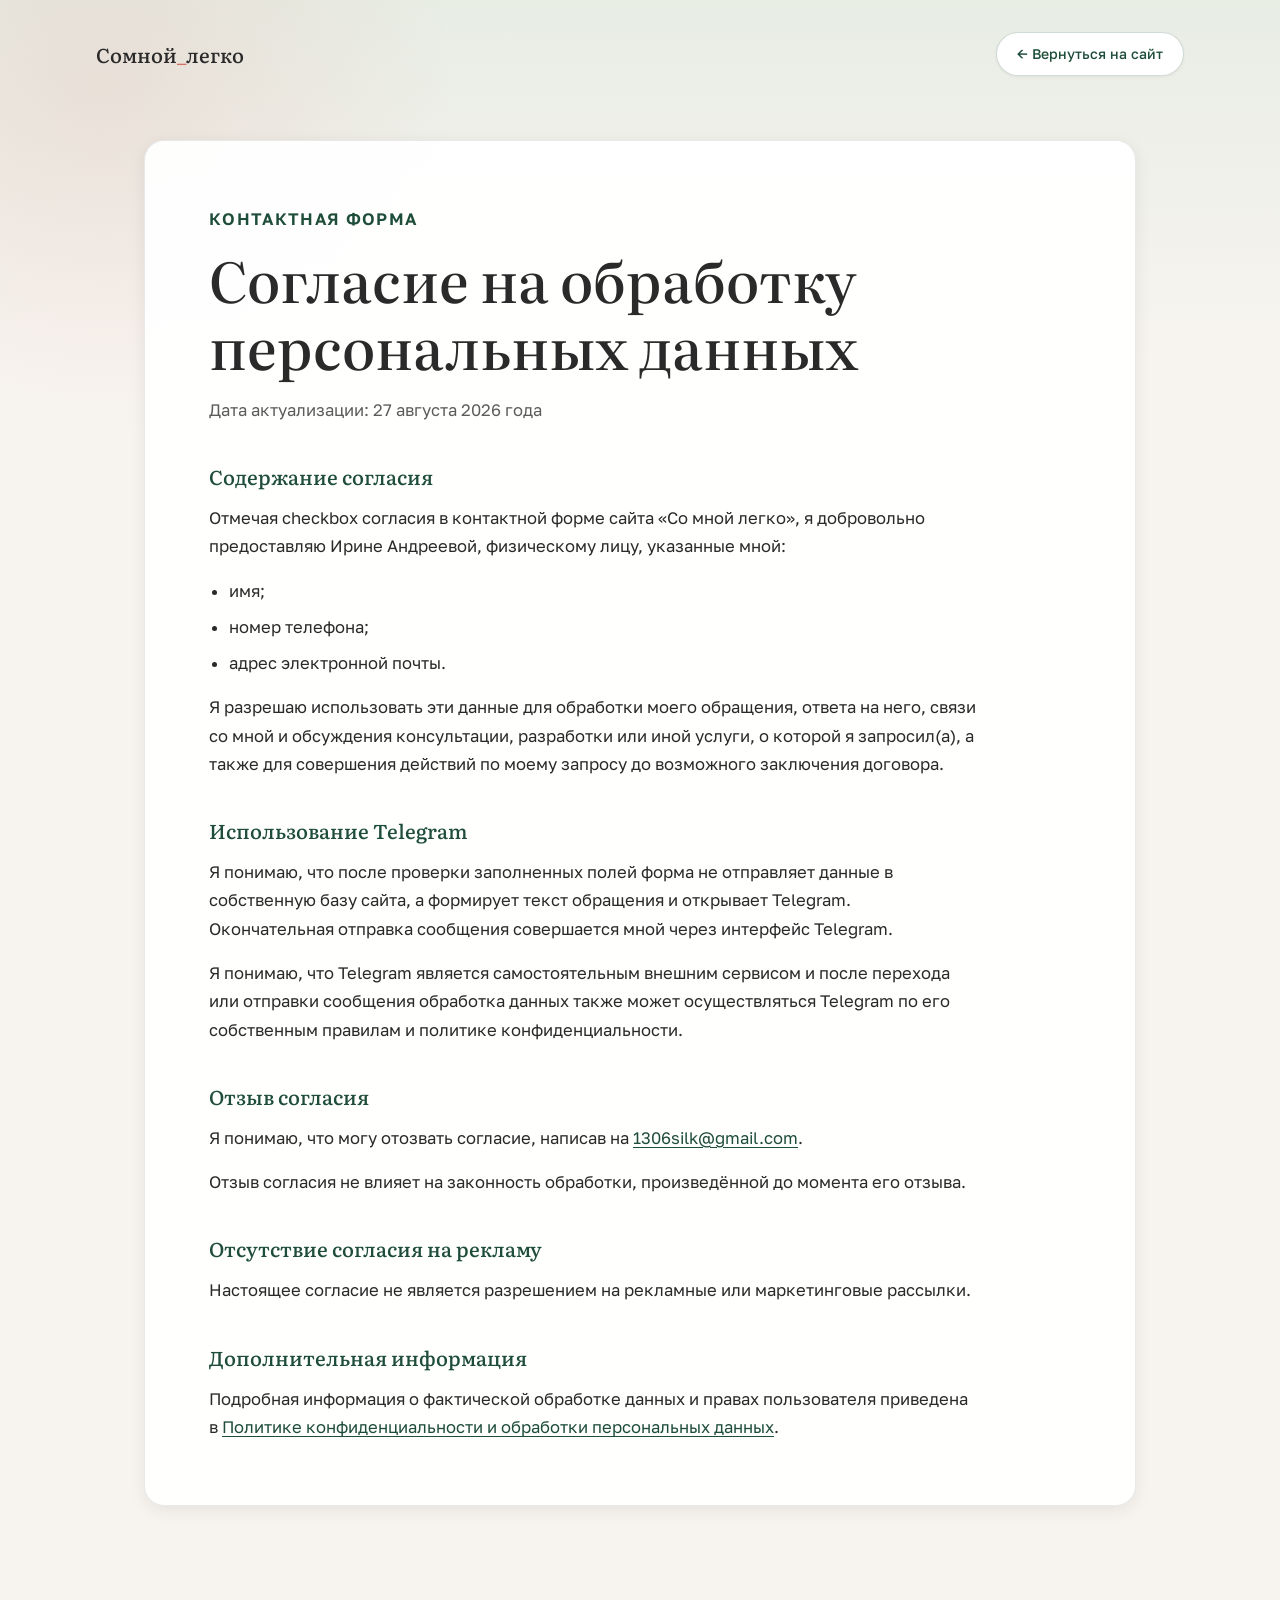
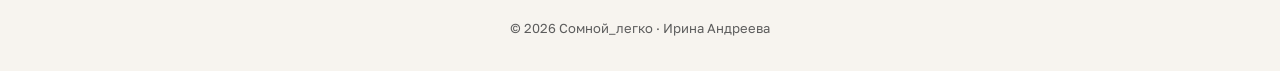
<file: consent.html>
<!DOCTYPE html>
<html lang="ru">
  <head>
    <meta charset="UTF-8" />
    <meta name="viewport" content="width=device-width, initial-scale=1.0" />
    <title>Согласие на обработку персональных данных — Со мной легко</title>
    <meta name="description" content="Согласие на обработку персональных данных для ответа на обращение через сайт «Со мной легко»." />
    <link rel="icon" href="assets/favicon.svg" type="image/svg+xml" />
    <link rel="preconnect" href="https://fonts.googleapis.com" />
    <link rel="preconnect" href="https://fonts.gstatic.com" crossorigin />
    <link href="https://fonts.googleapis.com/css2?family=Golos+Text:wght@400;500;600&family=Literata:opsz,wght@7..72,400;7..72,500;7..72,600&display=swap" rel="stylesheet" />
    <link rel="stylesheet" href="css/variables.css" />
    <link rel="stylesheet" href="css/reset.css" />
    <link rel="stylesheet" href="css/base.css" />
    <link rel="stylesheet" href="css/layout.css" />
    <link rel="stylesheet" href="css/legal.css" />
  </head>
  <body class="legal-page">
    <header class="legal-header">
      <div class="container legal-header__inner">
        <a class="legal-brand" href="index.html" aria-label="Со мной легко — на главную">Сомной<span class="legal-brand__accent">_</span>легко</a>
        <a class="legal-back" href="index.html">← Вернуться на сайт</a>
      </div>
    </header>
    <main class="legal-main">
      <article class="legal-document">
        <p class="legal-document__eyebrow">Контактная форма</p>
        <h1>Согласие на обработку персональных данных</h1>
        <p class="legal-document__date">Дата актуализации: 27 августа 2026 года</p>

        <section>
          <h2>Содержание согласия</h2>
          <p>Отмечая checkbox согласия в контактной форме сайта «Со мной легко», я добровольно предоставляю Ирине Андреевой, физическому лицу, указанные мной:</p>
          <ul><li>имя;</li><li>номер телефона;</li><li>адрес электронной почты.</li></ul>
          <p>Я разрешаю использовать эти данные для обработки моего обращения, ответа на него, связи со мной и обсуждения консультации, разработки или иной услуги, о которой я запросил(а), а также для совершения действий по моему запросу до возможного заключения договора.</p>
        </section>

        <section>
          <h2>Использование Telegram</h2>
          <p>Я понимаю, что после проверки заполненных полей форма не отправляет данные в собственную базу сайта, а формирует текст обращения и открывает Telegram. Окончательная отправка сообщения совершается мной через интерфейс Telegram.</p>
          <p>Я понимаю, что Telegram является самостоятельным внешним сервисом и после перехода или отправки сообщения обработка данных также может осуществляться Telegram по его собственным правилам и политике конфиденциальности.</p>
        </section>

        <section>
          <h2>Отзыв согласия</h2>
          <p>Я понимаю, что могу отозвать согласие, написав на <a href="mailto:1306silk@gmail.com">1306silk@gmail.com</a>.</p>
          <p>Отзыв согласия не влияет на законность обработки, произведённой до момента его отзыва.</p>
        </section>

        <section>
          <h2>Отсутствие согласия на рекламу</h2>
          <p>Настоящее согласие не является разрешением на рекламные или маркетинговые рассылки.</p>
        </section>

        <section>
          <h2>Дополнительная информация</h2>
          <p>Подробная информация о фактической обработке данных и правах пользователя приведена в <a href="privacy.html">Политике конфиденциальности и обработки персональных данных</a>.</p>
        </section>
      </article>
    </main>
    <footer class="legal-footer"><div class="container">© 2026 Сомной_легко · Ирина Андреева</div></footer>
  </body>
</html>
</file>
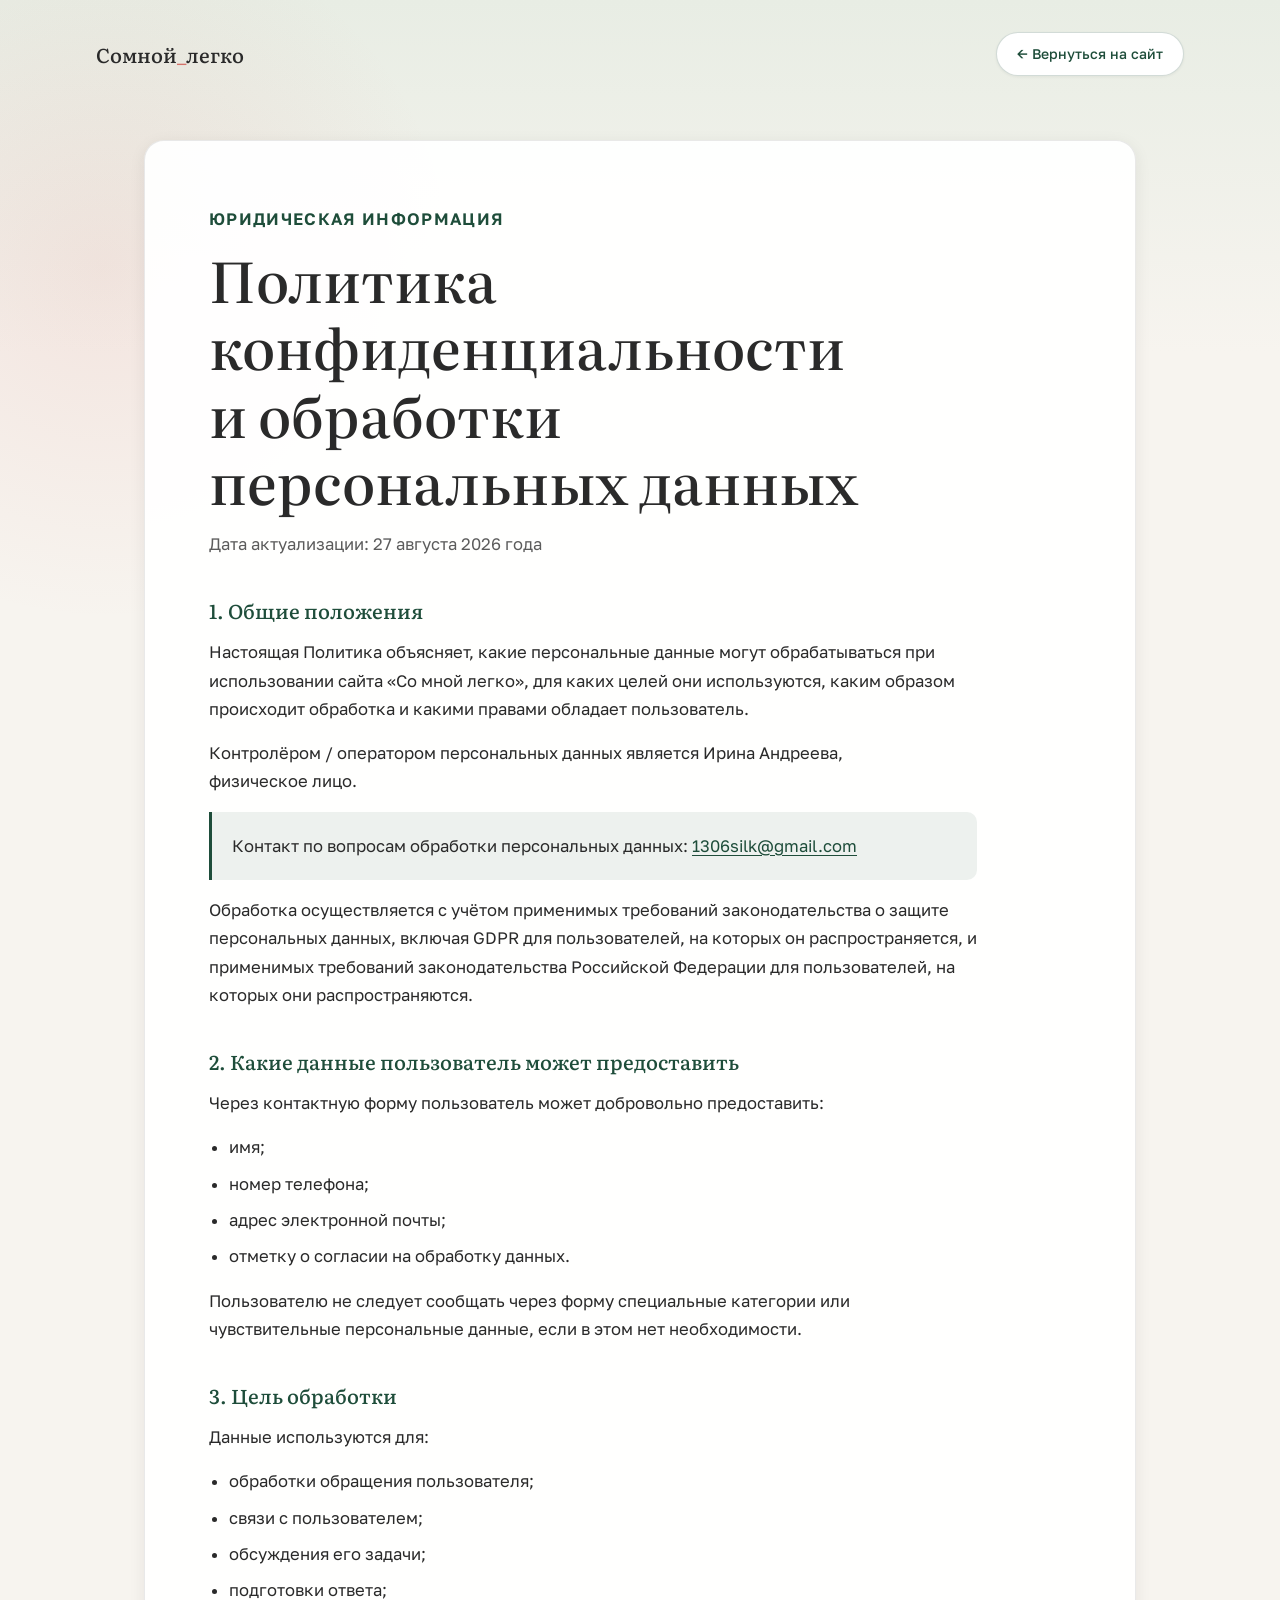
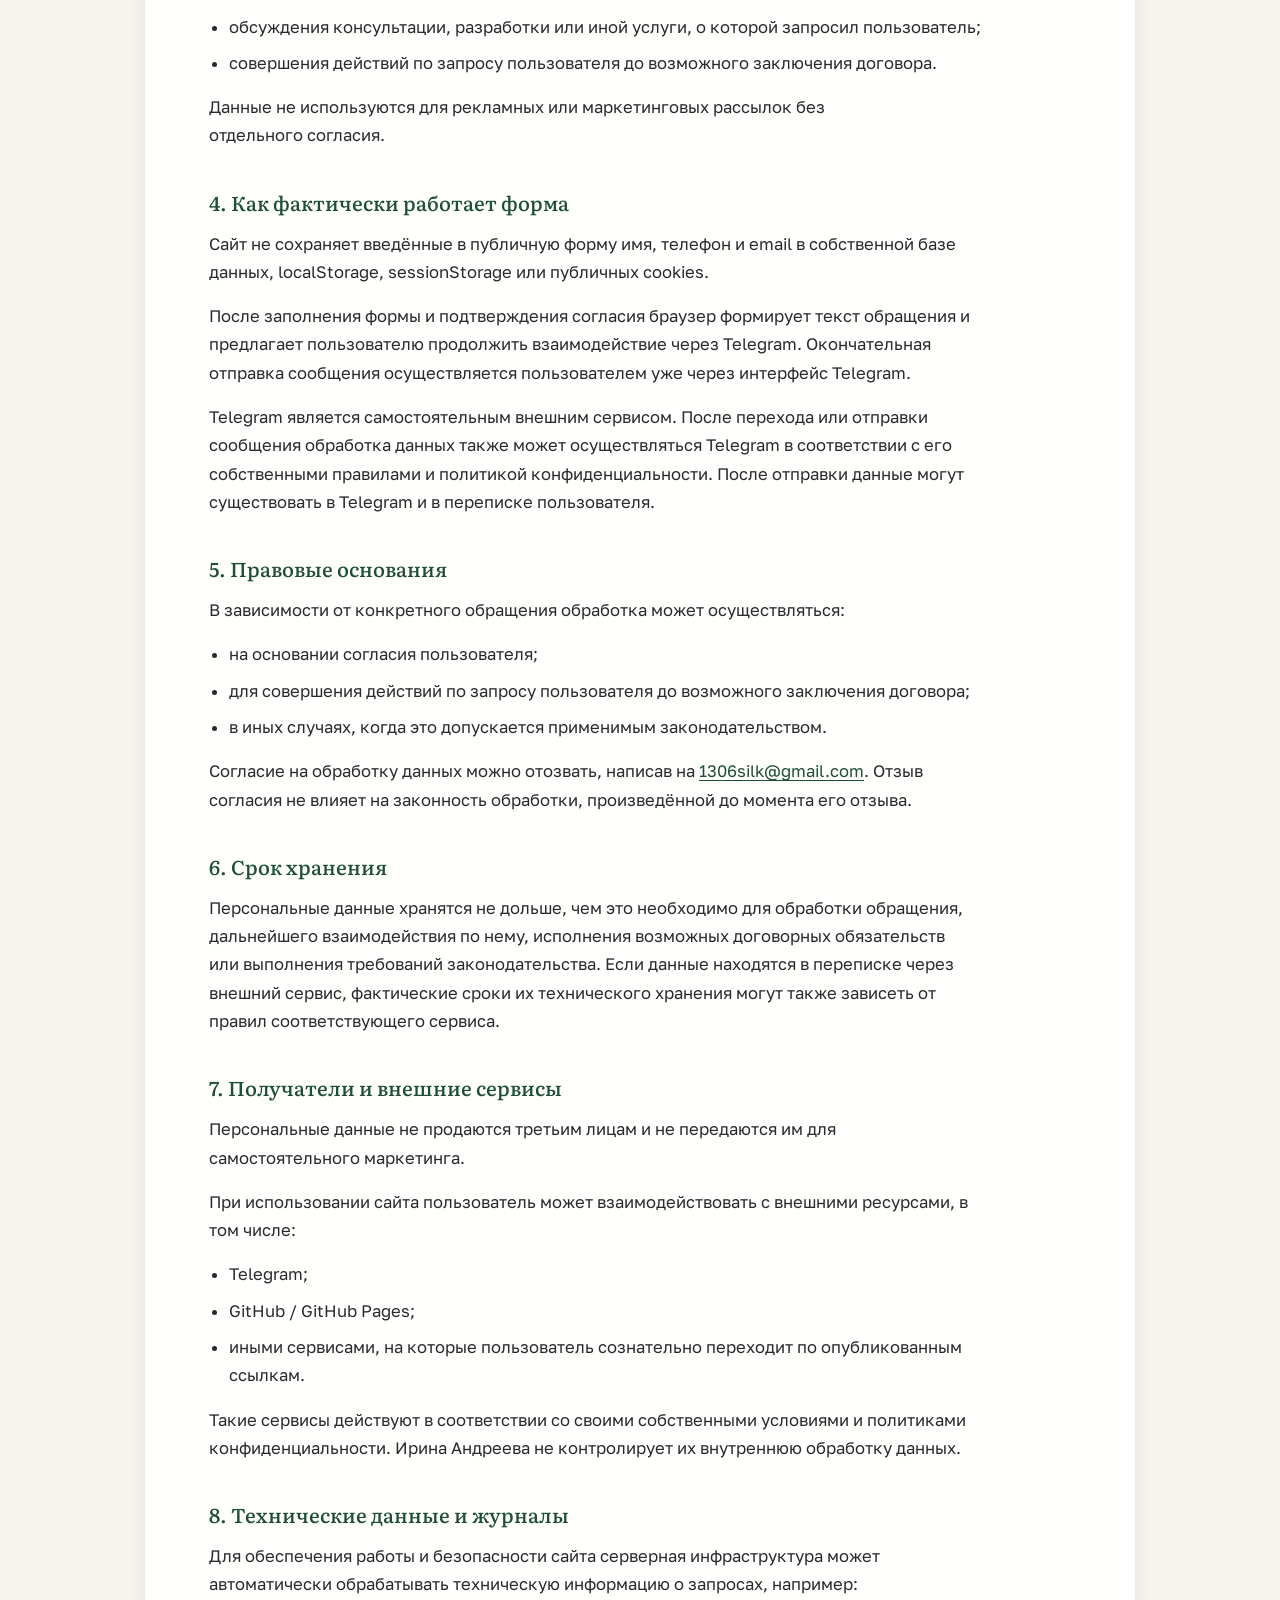
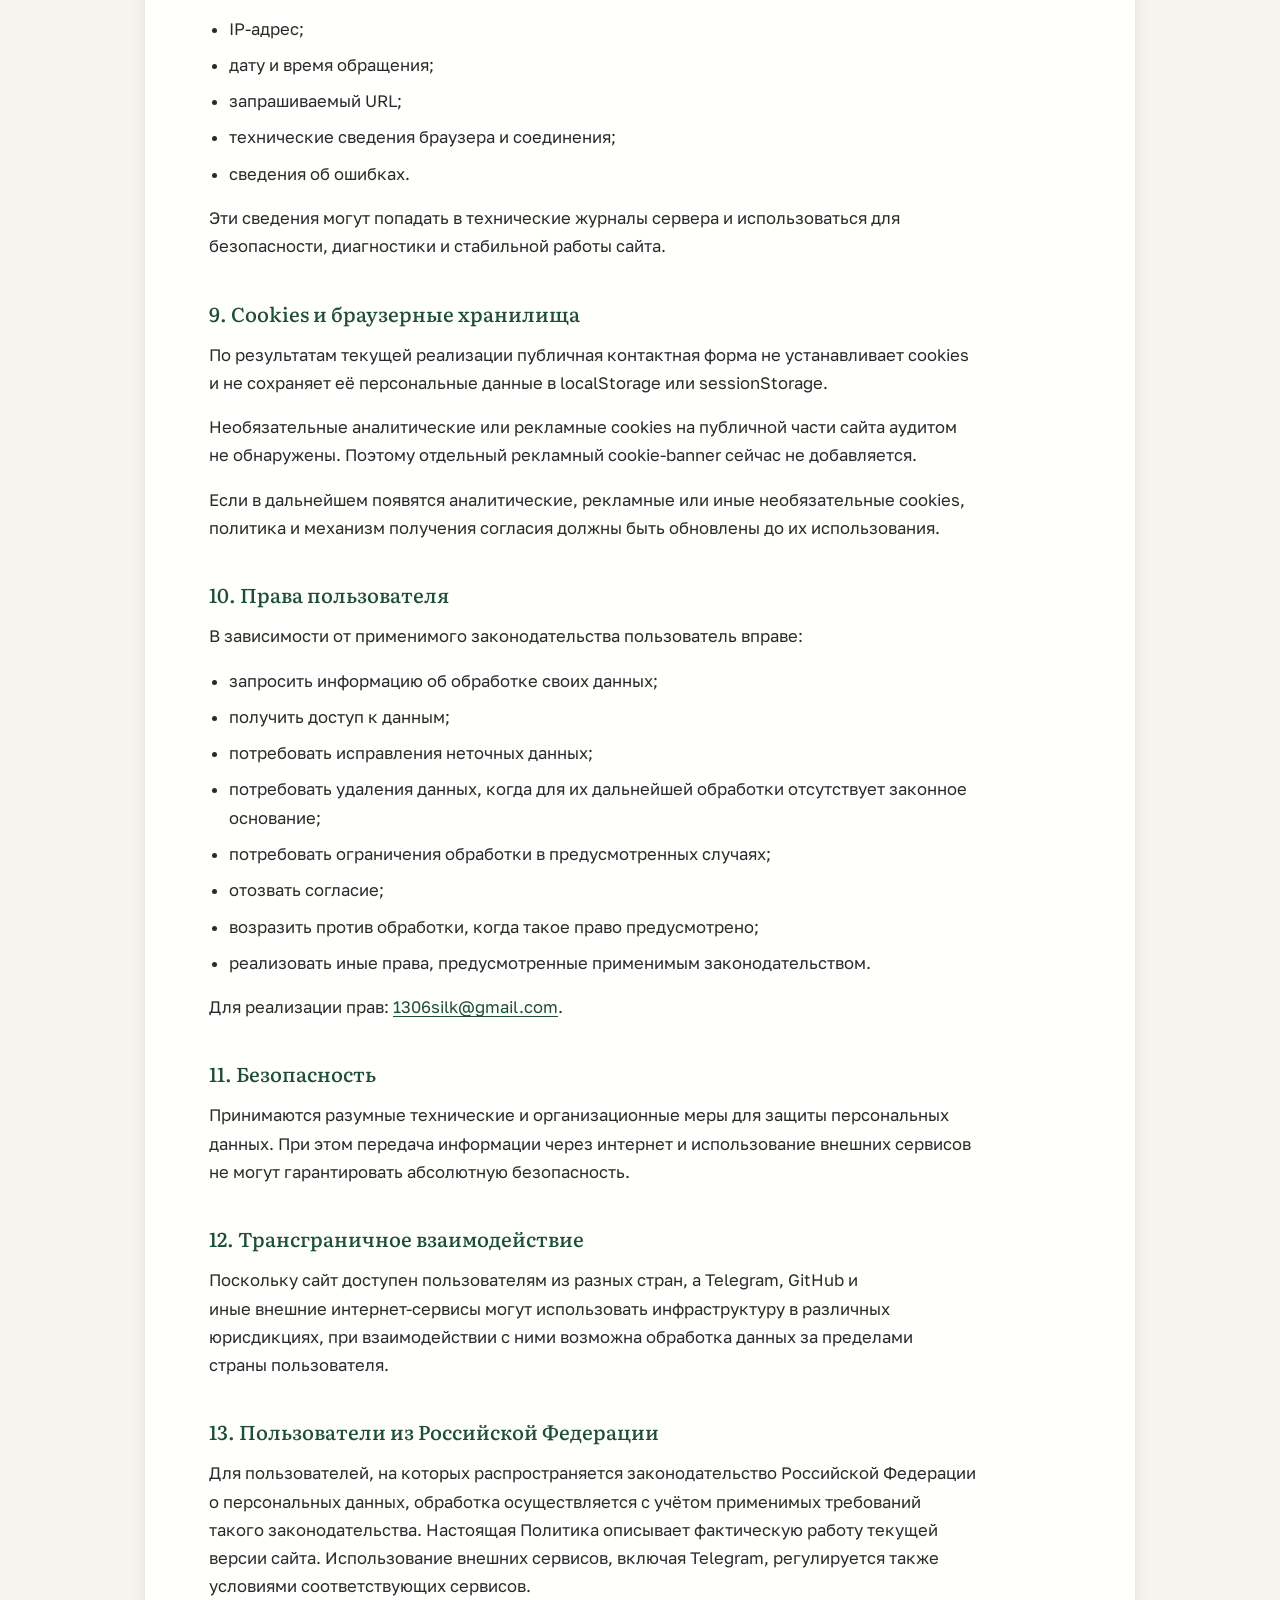
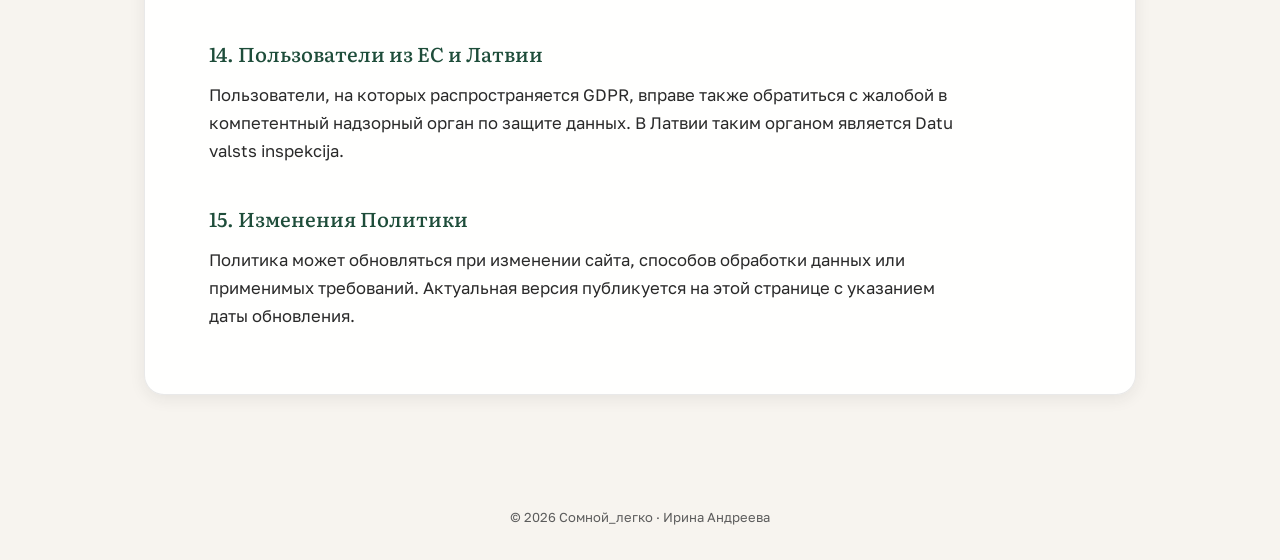
<file: privacy.html>
<!DOCTYPE html>
<html lang="ru">
  <head>
    <meta charset="UTF-8" />
    <meta name="viewport" content="width=device-width, initial-scale=1.0" />
    <title>Политика конфиденциальности и обработки персональных данных — Со мной легко</title>
    <meta name="description" content="Политика конфиденциальности и обработки персональных данных сайта «Со мной легко»." />
    <link rel="icon" href="assets/favicon.svg" type="image/svg+xml" />
    <link rel="preconnect" href="https://fonts.googleapis.com" />
    <link rel="preconnect" href="https://fonts.gstatic.com" crossorigin />
    <link href="https://fonts.googleapis.com/css2?family=Golos+Text:wght@400;500;600&family=Literata:opsz,wght@7..72,400;7..72,500;7..72,600&display=swap" rel="stylesheet" />
    <link rel="stylesheet" href="css/variables.css" />
    <link rel="stylesheet" href="css/reset.css" />
    <link rel="stylesheet" href="css/base.css" />
    <link rel="stylesheet" href="css/layout.css" />
    <link rel="stylesheet" href="css/legal.css" />
  </head>
  <body class="legal-page">
    <header class="legal-header">
      <div class="container legal-header__inner">
        <a class="legal-brand" href="index.html" aria-label="Со мной легко — на главную">Сомной<span class="legal-brand__accent">_</span>легко</a>
        <a class="legal-back" href="index.html">← Вернуться на сайт</a>
      </div>
    </header>
    <main class="legal-main">
      <article class="legal-document">
        <p class="legal-document__eyebrow">Юридическая информация</p>
        <h1>Политика конфиденциальности и обработки персональных данных</h1>
        <p class="legal-document__date">Дата актуализации: 27 августа 2026 года</p>

        <section>
          <h2>1. Общие положения</h2>
          <p>Настоящая Политика объясняет, какие персональные данные могут обрабатываться при использовании сайта «Со мной легко», для каких целей они используются, каким образом происходит обработка и какими правами обладает пользователь.</p>
          <p>Контролёром / оператором персональных данных является Ирина Андреева, физическое лицо.</p>
          <p class="legal-document__contact">Контакт по вопросам обработки персональных данных: <a href="mailto:1306silk@gmail.com">1306silk@gmail.com</a></p>
          <p>Обработка осуществляется с учётом применимых требований законодательства о защите персональных данных, включая GDPR для пользователей, на которых он распространяется, и применимых требований законодательства Российской Федерации для пользователей, на которых они распространяются.</p>
        </section>

        <section>
          <h2>2. Какие данные пользователь может предоставить</h2>
          <p>Через контактную форму пользователь может добровольно предоставить:</p>
          <ul><li>имя;</li><li>номер телефона;</li><li>адрес электронной почты;</li><li>отметку о согласии на обработку данных.</li></ul>
          <p>Пользователю не следует сообщать через форму специальные категории или чувствительные персональные данные, если в этом нет необходимости.</p>
        </section>

        <section>
          <h2>3. Цель обработки</h2>
          <p>Данные используются для:</p>
          <ul><li>обработки обращения пользователя;</li><li>связи с пользователем;</li><li>обсуждения его задачи;</li><li>подготовки ответа;</li><li>обсуждения консультации, разработки или иной услуги, о которой запросил пользователь;</li><li>совершения действий по запросу пользователя до возможного заключения договора.</li></ul>
          <p>Данные не используются для рекламных или маркетинговых рассылок без отдельного согласия.</p>
        </section>

        <section>
          <h2>4. Как фактически работает форма</h2>
          <p>Сайт не сохраняет введённые в публичную форму имя, телефон и email в собственной базе данных, localStorage, sessionStorage или публичных cookies.</p>
          <p>После заполнения формы и подтверждения согласия браузер формирует текст обращения и предлагает пользователю продолжить взаимодействие через Telegram. Окончательная отправка сообщения осуществляется пользователем уже через интерфейс Telegram.</p>
          <p>Telegram является самостоятельным внешним сервисом. После перехода или отправки сообщения обработка данных также может осуществляться Telegram в соответствии с его собственными правилами и политикой конфиденциальности. После отправки данные могут существовать в Telegram и в переписке пользователя.</p>
        </section>

        <section>
          <h2>5. Правовые основания</h2>
          <p>В зависимости от конкретного обращения обработка может осуществляться:</p>
          <ul><li>на основании согласия пользователя;</li><li>для совершения действий по запросу пользователя до возможного заключения договора;</li><li>в иных случаях, когда это допускается применимым законодательством.</li></ul>
          <p>Согласие на обработку данных можно отозвать, написав на <a href="mailto:1306silk@gmail.com">1306silk@gmail.com</a>. Отзыв согласия не влияет на законность обработки, произведённой до момента его отзыва.</p>
        </section>

        <section>
          <h2>6. Срок хранения</h2>
          <p>Персональные данные хранятся не дольше, чем это необходимо для обработки обращения, дальнейшего взаимодействия по нему, исполнения возможных договорных обязательств или выполнения требований законодательства. Если данные находятся в переписке через внешний сервис, фактические сроки их технического хранения могут также зависеть от правил соответствующего сервиса.</p>
        </section>

        <section>
          <h2>7. Получатели и внешние сервисы</h2>
          <p>Персональные данные не продаются третьим лицам и не передаются им для самостоятельного маркетинга.</p>
          <p>При использовании сайта пользователь может взаимодействовать с внешними ресурсами, в том числе:</p>
          <ul><li>Telegram;</li><li>GitHub / GitHub Pages;</li><li>иными сервисами, на которые пользователь сознательно переходит по опубликованным ссылкам.</li></ul>
          <p>Такие сервисы действуют в соответствии со своими собственными условиями и политиками конфиденциальности. Ирина Андреева не контролирует их внутреннюю обработку данных.</p>
        </section>

        <section>
          <h2>8. Технические данные и журналы</h2>
          <p>Для обеспечения работы и безопасности сайта серверная инфраструктура может автоматически обрабатывать техническую информацию о запросах, например:</p>
          <ul><li>IP-адрес;</li><li>дату и время обращения;</li><li>запрашиваемый URL;</li><li>технические сведения браузера и соединения;</li><li>сведения об ошибках.</li></ul>
          <p>Эти сведения могут попадать в технические журналы сервера и использоваться для безопасности, диагностики и стабильной работы сайта.</p>
        </section>

        <section>
          <h2>9. Cookies и браузерные хранилища</h2>
          <p>По результатам текущей реализации публичная контактная форма не устанавливает cookies и не сохраняет её персональные данные в localStorage или sessionStorage.</p>
          <p>Необязательные аналитические или рекламные cookies на публичной части сайта аудитом не обнаружены. Поэтому отдельный рекламный cookie-banner сейчас не добавляется.</p>
          <p>Если в дальнейшем появятся аналитические, рекламные или иные необязательные cookies, политика и механизм получения согласия должны быть обновлены до их использования.</p>
        </section>

        <section>
          <h2>10. Права пользователя</h2>
          <p>В зависимости от применимого законодательства пользователь вправе:</p>
          <ul><li>запросить информацию об обработке своих данных;</li><li>получить доступ к данным;</li><li>потребовать исправления неточных данных;</li><li>потребовать удаления данных, когда для их дальнейшей обработки отсутствует законное основание;</li><li>потребовать ограничения обработки в предусмотренных случаях;</li><li>отозвать согласие;</li><li>возразить против обработки, когда такое право предусмотрено;</li><li>реализовать иные права, предусмотренные применимым законодательством.</li></ul>
          <p>Для реализации прав: <a href="mailto:1306silk@gmail.com">1306silk@gmail.com</a>.</p>
        </section>

        <section>
          <h2>11. Безопасность</h2>
          <p>Принимаются разумные технические и организационные меры для защиты персональных данных. При этом передача информации через интернет и использование внешних сервисов не могут гарантировать абсолютную безопасность.</p>
        </section>

        <section>
          <h2>12. Трансграничное взаимодействие</h2>
          <p>Поскольку сайт доступен пользователям из разных стран, а Telegram, GitHub и иные внешние интернет-сервисы могут использовать инфраструктуру в различных юрисдикциях, при взаимодействии с ними возможна обработка данных за пределами страны пользователя.</p>
        </section>

        <section>
          <h2>13. Пользователи из Российской Федерации</h2>
          <p>Для пользователей, на которых распространяется законодательство Российской Федерации о персональных данных, обработка осуществляется с учётом применимых требований такого законодательства. Настоящая Политика описывает фактическую работу текущей версии сайта. Использование внешних сервисов, включая Telegram, регулируется также условиями соответствующих сервисов.</p>
        </section>

        <section>
          <h2>14. Пользователи из ЕС и Латвии</h2>
          <p>Пользователи, на которых распространяется GDPR, вправе также обратиться с жалобой в компетентный надзорный орган по защите данных. В Латвии таким органом является Datu valsts inspekcija.</p>
        </section>

        <section>
          <h2>15. Изменения Политики</h2>
          <p>Политика может обновляться при изменении сайта, способов обработки данных или применимых требований. Актуальная версия публикуется на этой странице с указанием даты обновления.</p>
        </section>
      </article>
    </main>
    <footer class="legal-footer"><div class="container">© 2026 Сомной_легко · Ирина Андреева</div></footer>
  </body>
</html>
</file>
<file: css/variables.css>
/**
 * Дизайн-система «Сомной_легко»
 * Направление: тёплый технологичный минимализм
 */

:root {
  /* ── Цвета ── */
  --color-bg: #f7f4ef;
  --color-bg-alt: #e8ede4;
  --color-surface: #ffffff;
  --color-primary: #1e4d3a;
  --color-primary-hover: #163a2c;
  --color-primary-soft: rgba(30, 77, 58, 0.08);
  --color-accent: #d4726a;
  --color-accent-hover: #c46159;
  --color-accent-soft: rgba(212, 114, 106, 0.12);
  --color-text: #2a2a2a;
  --color-text-muted: #5c5c5c;
  --color-text-inverse: #ffffff;
  --color-border: rgba(42, 42, 42, 0.1);
  --color-border-strong: rgba(30, 77, 58, 0.2);

  /* ── Типографика ── */
  --font-display: "Literata", "Georgia", serif;
  --font-body: "Golos Text", "Segoe UI", sans-serif;

  --text-xs: 0.8125rem;
  --text-sm: 0.875rem;
  --text-base: 1rem;
  --text-lg: 1.125rem;
  --text-xl: 1.25rem;
  --text-2xl: clamp(1.5rem, 3.5vw, 2rem);
  --text-3xl: clamp(1.875rem, 4.5vw, 3rem);
  --text-hero: clamp(2.25rem, 6.5vw, 4.25rem);

  --leading-tight: 1.2;
  --leading-snug: 1.35;
  --leading-normal: 1.6;
  --leading-relaxed: 1.7;

  --weight-regular: 400;
  --weight-medium: 500;
  --weight-semibold: 600;

  /* ── Отступы ── */
  --space-1: 0.25rem;
  --space-2: 0.5rem;
  --space-3: 0.75rem;
  --space-4: 1rem;
  --space-5: 1.25rem;
  --space-6: 1.5rem;
  --space-8: 2rem;
  --space-10: 2.5rem;
  --space-12: 3rem;
  --space-16: 4rem;
  --space-20: 5rem;
  --space-24: 6rem;

  /* ── Layout ── */
  --container-max: 72rem;
  --container-padding: clamp(1rem, 4vw, 2rem);
  --header-height: 4.5rem;

  /* ── Скругления ── */
  --radius-sm: 0.375rem;
  --radius-md: 0.625rem;
  --radius-lg: 1rem;
  --radius-xl: 1.25rem;
  --radius-full: 9999px;

  /* ── Тени ── */
  --shadow-sm: 0 1px 3px rgba(42, 42, 42, 0.06);
  --shadow-md: 0 4px 16px rgba(42, 42, 42, 0.08);
  --shadow-lg: 0 8px 32px rgba(42, 42, 42, 0.1);
  --shadow-photo: 0 12px 40px rgba(30, 77, 58, 0.12);

  /* ─️ Переходы ── */
  --transition-fast: 150ms ease;
  --transition-base: 220ms ease;
  --transition-slow: 350ms ease;
  --ease-out-expo: cubic-bezier(0.22, 1, 0.36, 1);

  /* ── Z-index ── */
  --z-header: 100;
  --z-overlay: 150;
  --z-menu: 200;
  --z-modal: 250;

  /* ── Breakpoints (для reference в media queries) ── */
  /* sm: 480px | md: 768px | lg: 1024px | xl: 1280px */
}
</file>
<file: css/base.css>
/**
 * Базовые стили типографики и элементов
 */

body {
  font-family: var(--font-body);
  font-size: var(--text-base);
  font-weight: var(--weight-regular);
  color: var(--color-text);
  background-color: var(--color-bg);
  -webkit-font-smoothing: antialiased;
  -moz-osx-font-smoothing: grayscale;
}

/* ── Заголовки ── */

h1,
h2,
h3,
h4 {
  font-family: var(--font-display);
  font-weight: var(--weight-medium);
  line-height: var(--leading-tight);
  color: var(--color-text);
}

/* ── Ссылки ── */

a:focus-visible {
  outline: 2px solid var(--color-primary);
  outline-offset: 3px;
  border-radius: var(--radius-sm);
}

/* ── Кнопки ── */

.btn {
  display: inline-flex;
  align-items: center;
  justify-content: center;
  gap: var(--space-2);
  padding: var(--space-3) var(--space-6);
  font-family: var(--font-body);
  font-size: var(--text-sm);
  font-weight: var(--weight-medium);
  line-height: 1.4;
  text-align: center;
  border-radius: var(--radius-md);
  border: 2px solid transparent;
  transition:
    background-color var(--transition-base),
    border-color var(--transition-base),
    color var(--transition-base),
    box-shadow var(--transition-base),
    transform var(--transition-fast);
  white-space: normal;
  text-wrap: balance;
  position: relative;
}

.btn:not(.btn--sm) {
  font-size: 1rem !important;
  font-weight: 600 !important;
  line-height: 1.4 !important;
  letter-spacing: -0.01em;
}

.btn:focus-visible,
button:focus-visible {
  outline: 2px solid var(--color-primary);
  outline-offset: 3px;
}

.btn:hover {
  transform: translateY(-2px);
}

.btn--primary:hover {
  box-shadow: 0 6px 20px rgba(30, 77, 58, 0.22);
}

.btn--secondary:hover {
  box-shadow: var(--shadow-sm);
}

.btn--ghost:hover {
  transform: translateY(-1px);
}

@media (prefers-reduced-motion: reduce) {
  .btn:hover {
    transform: none;
  }
}

.btn:active {
  transform: translateY(1px);
}

.btn--primary {
  background-color: var(--color-primary);
  color: var(--color-text-inverse);
  border-color: var(--color-primary);
}

.btn--primary:hover {
  background-color: var(--color-primary-hover);
  border-color: var(--color-primary-hover);
}

.btn--secondary {
  background-color: transparent;
  color: var(--color-primary);
  border-color: var(--color-border-strong);
}

.btn--secondary:hover {
  background-color: var(--color-primary-soft);
  border-color: var(--color-primary);
}

.btn--ghost {
  background-color: transparent;
  color: var(--color-text-muted);
  border-color: transparent;
  padding-inline: var(--space-4);
}

.btn--ghost:hover {
  color: var(--color-primary);
  background-color: var(--color-primary-soft);
}

.btn--lg {
  padding: var(--space-4) var(--space-8);
  font-size: var(--text-base);
}

.btn--sm {
  padding: var(--space-2) var(--space-4);
  font-size: var(--text-xs);
}

/* ── Hero-кнопки (Apple / Framer / Linear) ── */

.btn--hero {
  padding: 0.875rem 1.625rem;
  font-size: var(--text-base);
  font-weight: var(--weight-medium);
  border-radius: var(--radius-full);
  border: 1px solid transparent;
  letter-spacing: -0.01em;
  transition:
    background-color 0.28s var(--ease-out-expo),
    border-color 0.28s var(--ease-out-expo),
    color 0.28s var(--ease-out-expo),
    box-shadow 0.28s var(--ease-out-expo),
    transform 0.22s var(--ease-out-expo);
}

.btn--hero:hover {
  transform: translateY(-2px);
}

.btn--hero:active {
  transform: translateY(0);
}

.btn--hero-primary {
  background-color: var(--color-text);
  color: var(--color-text-inverse);
  box-shadow:
    0 1px 2px rgba(42, 42, 42, 0.06),
    0 4px 14px rgba(42, 42, 42, 0.1);
}

.btn--hero-primary:hover {
  background-color: #1a1a1a;
  box-shadow:
    0 2px 4px rgba(42, 42, 42, 0.08),
    0 8px 24px rgba(42, 42, 42, 0.14);
}

.btn--hero-primary:focus-visible {
  outline: 2px solid var(--color-primary);
  outline-offset: 3px;
}

.btn--hero-secondary {
  background-color: rgba(255, 255, 255, 0.72);
  color: var(--color-text);
  border-color: rgba(42, 42, 42, 0.12);
  backdrop-filter: blur(10px);
  -webkit-backdrop-filter: blur(10px);
  box-shadow: 0 1px 3px rgba(42, 42, 42, 0.04);
}

.btn--hero-secondary:hover {
  background-color: var(--color-surface);
  border-color: rgba(42, 42, 42, 0.2);
  box-shadow: 0 4px 16px rgba(42, 42, 42, 0.08);
}

.btn--hero-secondary:focus-visible {
  outline: 2px solid var(--color-accent);
  outline-offset: 3px;
}

@media (prefers-reduced-motion: reduce) {
  .btn--hero:hover {
    transform: none;
  }
}

/* ── Теги / бейджи ── */

.tag {
  display: inline-flex;
  align-items: center;
  padding: var(--space-2) var(--space-4);
  font-size: var(--text-xs);
  font-weight: var(--weight-medium);
  line-height: 1.3;
  color: var(--color-primary);
  background-color: var(--color-surface);
  border: 1px solid var(--color-border);
  border-radius: var(--radius-full);
  box-shadow: var(--shadow-sm);
}

.tag--accent {
  color: var(--color-accent);
  background-color: var(--color-accent-soft);
  border-color: transparent;
}

.tag--muted {
  color: var(--color-text-muted);
  background: var(--color-bg-alt);
  border-color: var(--color-border);
  cursor: default;
}

/* ── Подпись над заголовком ── */

.eyebrow {
  font-family: var(--font-body);
  font-size: var(--text-sm);
  font-weight: var(--weight-medium);
  letter-spacing: 0.02em;
  color: var(--color-text-muted);
}
</file>
<file: css/layout.css>
/**
 * Layout: контейнеры и секции
 */

.container {
  width: 100%;
  max-width: var(--container-max);
  margin-inline: auto;
  padding-inline: var(--container-padding);
}

.section {
  padding-block: var(--space-20);
}

@media (min-width: 768px) {
  .section {
    padding-block: var(--space-24);
  }
}

@media (min-width: 1024px) {
  .section {
    padding-block: clamp(5rem, 8vw, 7rem);
  }
}

/* Отступ под фиксированную шапку */
body {
  overflow-x: hidden;
}

.page-content {
  padding-top: var(--header-height);
}
</file>
<file: css/utilities.css>
/**
 * Утилитарные классы
 */

.sr-only {
  position: absolute;
  width: 1px;
  height: 1px;
  padding: 0;
  margin: -1px;
  overflow: hidden;
  clip: rect(0, 0, 0, 0);
  white-space: nowrap;
  border: 0;
}

.sr-only-focusable:focus {
  position: static;
  width: auto;
  height: auto;
  padding: var(--space-2) var(--space-4);
  margin: 0;
  overflow: visible;
  clip: auto;
  white-space: normal;
  background: var(--color-primary);
  color: var(--color-text-inverse);
  border-radius: var(--radius-sm);
}

.no-scroll {
  overflow: hidden;
}
</file>
<file: css/animations.css>
/**
 * Анимации — Hero sequence (JS-driven), scroll reveal
 */

/* ── Hero: начальное состояние (до JS) ── */
.hero__eyebrow,
.hero__promise,
.hero__lead,
.hero__actions,
.hero__editorial {
  opacity: 0;
  transform: translateY(1.25rem);
}

.hero__title-line {
  display: block;
  overflow: hidden;
  padding-bottom: 0.05em;
}

.hero__word {
  display: inline-block;
  overflow: hidden;
  vertical-align: bottom;
  margin-right: 0.22em;
}

.hero__word-text {
  display: inline-block;
  opacity: 0;
  transform: translateX(-0.4em);
  will-change: transform, opacity;
}

.hero__title-dash {
  display: inline-block;
  opacity: 0;
  transform: translateX(-0.25em);
  color: var(--color-text-muted);
  font-weight: var(--weight-regular);
}

.motif-stroke {
  stroke-dasharray: 120;
  stroke-dashoffset: 120;
}

/* ── Hero: после reveal ── */
.hero__eyebrow.is-visible,
.hero__promise.is-visible,
.hero__lead.is-visible,
.hero__actions.is-visible,
.hero__editorial.is-visible {
  opacity: 1;
  transform: translateY(0);
  transition:
    opacity 0.85s var(--ease-out-expo),
    transform 0.85s var(--ease-out-expo);
}

.hero__word.is-visible .hero__word-text {
  opacity: 1;
  transform: translateX(0);
  transition:
    transform 0.6s var(--ease-out-expo),
    opacity 0.6s var(--ease-out-expo);
}

.hero__title-dash.is-visible {
  opacity: 1;
  transform: translateX(0);
  transition:
    transform 0.55s var(--ease-out-expo),
    opacity 0.55s var(--ease-out-expo);
}

.motif-stroke.is-drawn {
  stroke-dashoffset: 0;
  transition: stroke-dashoffset 1.1s ease;
}

.hero--done .hero__eyebrow,
.hero--done .hero__promise,
.hero--done .hero__lead,
.hero--done .hero__actions,
.hero--done .hero__editorial,
.hero--done .hero__word-text,
.hero--done .hero__title-dash {
  transition: none;
}

/* ── Scroll reveal ── */
.reveal {
  opacity: 0;
  transform: translateY(2.5rem);
  transition:
    opacity 0.75s var(--ease-out-expo),
    transform 0.75s var(--ease-out-expo);
}

.reveal.is-visible {
  opacity: 1;
  transform: translateY(0);
}

.reveal-clip {
  opacity: 1;
  transform: none;
  clip-path: inset(100% 0 0 0);
  transition: clip-path 0.85s var(--ease-out-expo);
}

.reveal-clip.is-visible {
  clip-path: inset(0 0 0 0);
}

.reveal-image {
  opacity: 0;
  transform: scale(1.03) translateY(1rem);
  transition:
    opacity 0.85s var(--ease-out-expo),
    transform 0.85s var(--ease-out-expo);
}

.reveal-image.is-visible {
  opacity: 1;
  transform: scale(1) translateY(0);
}

.reveal-stagger > * {
  opacity: 0;
  transform: translateY(1.25rem);
  transition:
    opacity 0.65s var(--ease-out-expo),
    transform 0.65s var(--ease-out-expo);
}

.reveal-stagger.is-visible > *,
.reveal-stagger > *.is-visible {
  opacity: 1;
  transform: translateY(0);
}

.reveal--delay-1 {
  transition-delay: 0.08s;
}

.reveal--delay-2 {
  transition-delay: 0.16s;
}

.reveal--delay-3 {
  transition-delay: 0.24s;
}

.reveal--scale {
  opacity: 0;
  transform: translateY(2rem) scale(0.97);
  transition:
    opacity 0.85s var(--ease-out-expo),
    transform 0.85s var(--ease-out-expo);
}

.reveal--scale.is-visible {
  opacity: 1;
  transform: translateY(0) scale(1);
}

@media (prefers-reduced-motion: reduce) {
  .hero__eyebrow,
  .hero__promise,
  .hero__lead,
  .hero__actions,
  .hero__editorial {
    opacity: 1;
    transform: none;
  }

  .hero__word-text,
  .hero__title-dash {
    opacity: 1;
    transform: none;
  }

  .motif-stroke {
    stroke-dashoffset: 0;
  }

  .reveal,
  .reveal-clip,
  .reveal-image,
  .reveal--scale,
  .reveal-stagger > * {
    opacity: 1;
    transform: none;
    clip-path: none;
    transition: none;
  }
}
</file>
<file: css/effects.css>
/**
 * Эффекты: spotlight, magnetic, gradient mesh, live embeds
 */

/* ── Spotlight (React Bits) ── */
[data-spotlight] {
  --spot-x: 50%;
  --spot-y: 50%;
  position: relative;
  overflow: hidden;
}

[data-spotlight]::after {
  content: "";
  position: absolute;
  inset: 0;
  pointer-events: none;
  opacity: 0;
  transition: opacity 0.35s ease;
  background: radial-gradient(
    520px circle at var(--spot-x) var(--spot-y),
    rgba(212, 114, 106, 0.14),
    transparent 42%
  );
}

[data-spotlight][data-tilt] {
  transform-style: preserve-3d;
  transition:
    transform 0.35s cubic-bezier(0.22, 1, 0.36, 1),
    box-shadow var(--transition-base),
    border-color var(--transition-base),
    background-color var(--transition-base);
}

[data-spotlight]:hover::after {
  opacity: 1;
}

.project-case--work[data-spotlight]::after {
  background: radial-gradient(
    520px circle at var(--spot-x) var(--spot-y),
    rgba(30, 77, 58, 0.12),
    transparent 42%
  );
}

/* ── Magnetic buttons ── */
[data-magnetic] {
  transition: transform 0.25s cubic-bezier(0.22, 1, 0.36, 1);
}

/* ── Hero mesh canvas ── */
.hero__mesh-wrap {
  position: absolute;
  inset: 0;
  overflow: hidden;
  pointer-events: none;
  z-index: 0;
}

#hero-mesh {
  display: block;
  width: 100%;
  height: 100%;
}

/* ── Live app embed ── */
.project-live {
  position: relative;
  border-radius: var(--radius-lg);
  overflow: hidden;
  box-shadow: var(--shadow-lg);
  background: var(--color-surface);
  border: 1px solid var(--color-border);
  transition:
    transform var(--transition-base),
    box-shadow var(--transition-base);
}

.project-case:hover .project-live {
  box-shadow: 0 20px 50px rgba(30, 77, 58, 0.15);
}

.project-case[data-tilt]:hover .project-live {
  transform: none;
}

.project-case--life:hover .project-live {
  box-shadow: 0 20px 50px rgba(212, 114, 106, 0.18);
}

.project-live__bar {
  display: flex;
  align-items: center;
  gap: var(--space-2);
  height: 2.25rem;
  padding: 0 var(--space-4);
  background: var(--color-bg-alt);
  border-bottom: 1px solid var(--color-border);
}

.project-live__dot {
  width: 0.5rem;
  height: 0.5rem;
  border-radius: 50%;
  background: var(--color-border);
}

.project-live__dot:nth-child(1) { background: #e8a598; }
.project-live__dot:nth-child(2) { background: #e8d5a0; }
.project-live__dot:nth-child(3) { background: #a8c5a0; }

.project-live__url {
  margin-left: var(--space-3);
  font-size: var(--text-xs);
  color: var(--color-text-muted);
  white-space: nowrap;
  overflow: hidden;
  text-overflow: ellipsis;
}

.project-live__frame {
  display: block;
  width: 100%;
  height: clamp(16rem, 42vw, 22rem);
  border: none;
  background: var(--color-surface);
}

.project-live__fallback {
  display: flex;
  justify-content: center;
  padding: var(--space-4);
  background: var(--color-bg);
  border-top: 1px solid var(--color-border);
}

/* ── Shine button (React Bits Shiny) ── */
.btn--shine {
  position: relative;
  overflow: hidden;
}

.btn--shine::before {
  content: "";
  position: absolute;
  top: 0;
  left: -120%;
  width: 80%;
  height: 100%;
  background: linear-gradient(
    105deg,
    transparent 35%,
    rgba(255, 255, 255, 0.28) 50%,
    transparent 65%
  );
  transition: left 0.55s ease;
}

.btn--shine:hover::before {
  left: 140%;
}

@media (prefers-reduced-motion: reduce) {
  [data-spotlight]::after {
    display: none;
  }

  .btn--shine::before {
    display: none;
  }
}
</file>
<file: css/components/sections.css>
/**
 * Общие стили секций
 */

body {
  background-image: url("data:image/svg+xml,%3Csvg viewBox='0 0 256 256' xmlns='http://www.w3.org/2000/svg'%3E%3Cfilter id='n'%3E%3CfeTurbulence type='fractalNoise' baseFrequency='0.85' numOctaves='4' stitchTiles='stitch'/%3E%3C/filter%3E%3Crect width='100%25' height='100%25' filter='url(%23n)' opacity='0.035'/%3E%3C/svg%3E");
}

.section--alt {
  background-color: var(--color-bg-alt);
}

.section--dark {
  background-color: var(--color-primary);
  color: var(--color-text-inverse);
}

.section--dark h2,
.section--dark h3 {
  color: var(--color-text-inverse);
}

.section-header {
  display: flex;
  flex-direction: column;
  gap: var(--space-4);
  max-width: 40rem;
  margin-bottom: var(--space-12);
}

.section-header--center {
  align-items: center;
  text-align: center;
  margin-inline: auto;
}

.section-header--wide {
  max-width: 48rem;
}

.section-header__label {
  display: inline-flex;
  align-items: center;
  gap: var(--space-3);
  font-size: var(--text-sm);
  font-weight: var(--weight-semibold);
  letter-spacing: 0.06em;
  text-transform: uppercase;
  color: var(--color-accent);
}

.section-header__title {
  font-size: var(--text-3xl);
  line-height: var(--leading-snug);
  letter-spacing: -0.025em;
}

.section-header__subtitle {
  font-size: var(--text-lg);
  line-height: var(--leading-relaxed);
  color: var(--color-text-muted);
}

.section--dark .section-header__subtitle {
  color: rgba(255, 255, 255, 0.8);
}

.section-header__note {
  font-size: var(--text-base);
  line-height: var(--leading-relaxed);
  color: var(--color-text-muted);
  padding-top: var(--space-2);
}

.section-divider {
  width: 3rem;
  height: 3px;
  background: linear-gradient(90deg, var(--color-accent), var(--color-primary));
  border-radius: var(--radius-full);
}

.section--dark .section-header__label {
  color: rgba(255, 255, 255, 0.75);
}
</file>
<file: css/components/motif.css>
/**
 * Фирменный мотив — коралловая дуга (отсылка к тюльпанам)
 */

.brand-motif {
  display: block;
  width: 3rem;
  height: 1.5rem;
  color: var(--color-accent);
  flex-shrink: 0;
}

.brand-motif--lg {
  width: 4.5rem;
  height: 2rem;
}

.brand-motif--light {
  color: rgba(255, 255, 255, 0.55);
}

/* Декоративная метка секции */
.section-marker {
  display: inline-flex;
  align-items: center;
  gap: var(--space-3);
}

.section-marker::after {
  content: "";
  width: 2.5rem;
  height: 2px;
  background: linear-gradient(90deg, var(--color-accent), transparent);
  border-radius: var(--radius-full);
}
</file>
<file: css/components/header.css>
/**
 * Фиксированная шапка и навигация
 */

.site-header {
  position: fixed;
  top: 0;
  left: 0;
  right: 0;
  z-index: var(--z-header);
  height: var(--header-height);
  background-color: rgba(247, 244, 239, 0.92);
  backdrop-filter: blur(12px);
  -webkit-backdrop-filter: blur(12px);
  border-bottom: 1px solid transparent;
  transition:
    background-color var(--transition-base),
    border-color var(--transition-base),
    box-shadow var(--transition-base);
}

.site-header.is-scrolled {
  background-color: rgba(255, 255, 255, 0.95);
  border-bottom-color: var(--color-border);
  box-shadow: var(--shadow-sm);
}

.site-header__inner {
  display: flex;
  align-items: center;
  justify-content: space-between;
  gap: var(--space-4);
  height: 100%;
}

/* ── Логотип ── */

.site-logo {
  flex-shrink: 0;
  font-family: var(--font-display);
  font-size: var(--text-lg);
  font-weight: var(--weight-medium);
  color: var(--color-primary);
  letter-spacing: -0.01em;
  transition: color var(--transition-fast);
}

.site-logo:hover {
  color: var(--color-primary-hover);
}

.site-logo__underscore {
  color: var(--color-accent);
}

/* ── Навигация (desktop) ── */

.site-nav {
  display: none;
}

@media (min-width: 1024px) {
  .site-nav {
    display: flex;
    align-items: center;
    gap: 0;
  }
}

@media (min-width: 1280px) {
  .site-nav {
    gap: var(--space-1);
  }
}

.site-nav__link {
  position: relative;
  padding: var(--space-2) var(--space-2);
  font-size: var(--text-sm);
  font-weight: var(--weight-regular);
  color: var(--color-text-muted);
  border-radius: var(--radius-sm);
  transition:
    color var(--transition-fast),
    background-color var(--transition-fast);
}

@media (min-width: 1280px) {
  .site-nav__link {
    padding: var(--space-2) var(--space-3);
  }
}

.site-nav__link::after {
  content: "";
  position: absolute;
  bottom: 0;
  left: var(--space-3);
  right: var(--space-3);
  height: 2px;
  background: var(--color-accent);
  border-radius: var(--radius-full);
  transform: scaleX(0);
  transform-origin: center;
  transition: transform var(--transition-base);
}

.site-nav__link:hover {
  color: var(--color-primary);
  background-color: var(--color-primary-soft);
}

.site-nav__link.is-active {
  color: var(--color-primary);
  font-weight: var(--weight-medium);
}

.site-nav__link.is-active::after {
  transform: scaleX(1);
}

/* ── CTA в шапке ── */

.site-header__actions {
  display: none;
  align-items: center;
  gap: var(--space-4);
}

@media (min-width: 1024px) {
  .site-header__actions {
    display: flex;
    flex-shrink: 0;
  }
}

.site-header__cta {
  padding: var(--space-2) var(--space-4);
  font-size: var(--text-sm);
  white-space: nowrap;
}

@media (min-width: 1280px) {
  .site-header__cta {
    padding: var(--space-2) var(--space-5);
  }
}

/* ── Burger (mobile) ── */

.burger {
  display: flex;
  flex-direction: column;
  justify-content: center;
  gap: 5px;
  width: 2.75rem;
  height: 2.75rem;
  padding: var(--space-2);
  border-radius: var(--radius-md);
  transition: background-color var(--transition-fast);
}

.burger:hover,
.burger:focus-visible {
  background-color: var(--color-primary-soft);
}

.burger:focus-visible {
  outline: 2px solid var(--color-primary);
  outline-offset: 3px;
}

@media (min-width: 1024px) {
  .burger {
    display: none;
  }
}

.burger__line {
  display: block;
  width: 100%;
  height: 2px;
  background-color: var(--color-text);
  border-radius: 1px;
  transition:
    transform var(--transition-base),
    opacity var(--transition-base);
}

.burger[aria-expanded="true"] .burger__line:nth-child(1) {
  transform: translateY(7px) rotate(45deg);
}

.burger[aria-expanded="true"] .burger__line:nth-child(2) {
  opacity: 0;
}

.burger[aria-expanded="true"] .burger__line:nth-child(3) {
  transform: translateY(-7px) rotate(-45deg);
}

/* ── Mobile menu ── */

.mobile-menu {
  position: fixed;
  inset: 0;
  top: var(--header-height);
  z-index: var(--z-menu);
  display: flex;
  flex-direction: column;
  padding: var(--space-6) var(--container-padding);
  background-color: var(--color-bg);
  opacity: 0;
  visibility: hidden;
  transform: translateY(-8px);
  transition:
    opacity var(--transition-base),
    visibility var(--transition-base),
    transform var(--transition-base);
  overflow-y: auto;
}

.mobile-menu.is-open {
  opacity: 1;
  visibility: visible;
  transform: translateY(0);
}

@media (min-width: 1024px) {
  .mobile-menu {
    display: none;
  }
}

.mobile-menu__nav {
  display: flex;
  flex-direction: column;
  gap: var(--space-1);
}

.mobile-menu__link {
  display: block;
  padding: var(--space-4) var(--space-3);
  padding-left: var(--space-5);
  font-size: var(--text-lg);
  font-weight: var(--weight-medium);
  color: var(--color-text);
  border-radius: var(--radius-md);
  border-left: 3px solid transparent;
  transition:
    color var(--transition-fast),
    background-color var(--transition-fast),
    border-color var(--transition-fast);
}

.mobile-menu__link:hover,
.mobile-menu__link.is-active {
  color: var(--color-primary);
  background-color: var(--color-primary-soft);
  border-left-color: var(--color-accent);
}

.mobile-menu__cta {
  margin-top: var(--space-8);
  width: 100%;
}

/* Overlay */
.mobile-menu__overlay {
  position: fixed;
  inset: 0;
  top: var(--header-height);
  z-index: var(--z-overlay);
  background-color: rgba(42, 42, 42, 0.2);
  opacity: 0;
  visibility: hidden;
  transition:
    opacity var(--transition-base),
    visibility var(--transition-base);
}

.mobile-menu__overlay.is-visible {
  opacity: 1;
  visibility: visible;
}

@media (min-width: 1024px) {
  .mobile-menu__overlay {
    display: none;
  }
}
</file>
<file: css/components/hero.css>
/**
 * Hero — минимальный editorial, крупный заголовок
 */

.hero {
  position: relative;
  padding-block: var(--space-10) var(--space-16);
  overflow: clip;
  isolation: isolate;
}

@media (min-width: 768px) {
  .hero {
    padding-block: var(--space-12) var(--space-20);
  }
}

@media (min-width: 1024px) {
  .hero {
    padding-block: var(--space-10) var(--space-16);
  }
}

@media (min-width: 1024px) and (max-height: 820px) {
  .hero {
    padding-block: var(--space-6) var(--space-10);
  }

  .hero__content {
    gap: var(--space-5);
  }

  .hero__title {
    font-size: clamp(1.7rem, 4vw, 2.7rem);
  }
}

.hero .container {
  position: relative;
  z-index: 1;
}

.hero__grid {
  display: grid;
  gap: var(--space-12);
  align-items: center;
}

@media (min-width: 1024px) {
  .hero__grid {
    grid-template-columns: 1.05fr 0.95fr;
    gap: clamp(2.5rem, 5vw, 4rem);
  }
}

.hero__content {
  order: 1;
  display: flex;
  flex-direction: column;
  gap: var(--space-6);
  max-width: 42rem;
}

@media (min-width: 1024px) {
  .hero__content {
    gap: var(--space-8);
  }
}

.hero__visual {
  order: 2;
  position: relative;
}

.hero__eyebrow-name {
  color: var(--color-text-muted);
  font-weight: var(--weight-medium);
  letter-spacing: 0.04em;
  text-transform: uppercase;
  font-size: var(--text-xs);
}

.hero__title {
  font-size: clamp(1.85rem, 5vw, 3.35rem);
  line-height: var(--leading-snug);
  letter-spacing: -0.03em;
  text-wrap: balance;
}

.hero__title-accent {
  color: var(--color-primary);
}

.hero__word--accent .hero__word-text {
  color: var(--color-primary);
}

.hero__promise {
  font-family: var(--font-display);
  font-size: clamp(1.2rem, 2.4vw, 1.65rem);
  font-weight: var(--weight-medium);
  line-height: var(--leading-snug);
  color: var(--color-primary);
}

.hero__lead {
  font-family: var(--font-body);
  font-size: clamp(1rem, 2vw, 1.125rem);
  font-weight: var(--weight-regular);
  line-height: var(--leading-relaxed);
  color: var(--color-text);
  max-width: 38rem;
}

.hero__actions {
  display: flex;
  flex-wrap: wrap;
  gap: var(--space-3);
  padding-top: var(--space-2);
}

@media (max-width: 479px) {
  .hero__actions {
    flex-direction: column;
  }

  .hero__actions .btn--hero {
    width: 100%;
  }
}

/* Editorial photo */
.hero__editorial {
  position: relative;
  margin-inline: auto;
  max-width: 20rem;
}

@media (min-width: 1024px) {
  .hero__editorial {
    max-width: min(100%, 26rem);
    margin-right: -1.5rem;
  }
}

.hero__editorial::before {
  content: "";
  position: absolute;
  top: 8%;
  left: -1rem;
  width: 2px;
  height: 28%;
  background: linear-gradient(180deg, var(--color-accent), transparent);
  border-radius: var(--radius-full);
  z-index: 3;
}

.hero__photo-ring {
  position: absolute;
  inset: -3% -6% 8% 4%;
  border: 1px solid rgba(212, 114, 106, 0.3);
  border-radius: 62% 38% 58% 42% / 48% 52% 44% 56%;
  z-index: 0;
  pointer-events: none;
}

.hero__photo {
  position: relative;
  z-index: 1;
  display: block;
  width: 100%;
  aspect-ratio: 4 / 5;
  max-height: min(48svh, 26rem);
  object-fit: cover;
  object-position: 58% 22%;
  border-radius: 62% 38% 58% 42% / 48% 52% 44% 56%;
  box-shadow: 0 24px 60px rgba(30, 77, 58, 0.12);
}

@media (min-width: 1024px) {
  .hero__photo {
    max-height: min(76svh, 42rem);
    object-position: 56% 20%;
  }
}

.hero__motif {
  position: absolute;
  bottom: 10%;
  right: 0;
  width: 5rem;
  color: var(--color-accent);
  opacity: 0.7;
  z-index: 2;
  pointer-events: none;
}

.hero__label-float {
  position: absolute;
  bottom: 12%;
  left: -0.5rem;
  z-index: 3;
  padding: var(--space-2) var(--space-4);
  font-size: var(--text-xs);
  font-weight: var(--weight-semibold);
  letter-spacing: 0.06em;
  text-transform: uppercase;
  color: var(--color-primary);
  background: rgba(255, 255, 255, 0.92);
  backdrop-filter: blur(8px);
  border-radius: var(--radius-full);
  border: 1px solid var(--color-border);
  box-shadow: var(--shadow-sm);
}

@media (max-width: 1023px) {
  .hero__label-float {
    left: 0;
  }
}
</file>
<file: css/components/lex.css>
/**
 * Блок «Лекс» — главный актуальный кейс
 */

.lex {
  padding-bottom: var(--space-2);
}

@media (min-width: 768px) {
  .lex {
    padding-bottom: 0.625rem;
  }
}

@media (min-width: 1024px) {
  .lex {
    padding-bottom: clamp(0.5rem, 0.8vw, 0.7rem);
  }
}

.lex__panel {
  position: relative;
  display: flex;
  flex-wrap: wrap;
  align-items: flex-start;
  gap: var(--space-5) var(--space-6);
  padding: var(--space-8);
  background: linear-gradient(160deg, var(--color-primary) 0%, #163a2c 58%, #1a4232 100%);
  color: var(--color-text-inverse);
  border-radius: calc(var(--radius-xl) * 1.15);
  overflow: hidden;
}

@media (min-width: 768px) {
  .lex__panel {
    display: grid;
    grid-template-columns: minmax(0, 1fr) 14.5rem;
    align-items: start;
    padding: var(--space-12);
    gap: var(--space-10);
  }
}

.lex__panel::before {
  content: "";
  position: absolute;
  top: -20%;
  right: -12%;
  width: 48%;
  height: 70%;
  background: radial-gradient(circle, rgba(212, 114, 106, 0.22) 0%, transparent 68%);
  pointer-events: none;
}

.lex__panel::after {
  content: "";
  position: absolute;
  bottom: -18%;
  left: -8%;
  width: 42%;
  height: 50%;
  background: radial-gradient(circle, rgba(255, 255, 255, 0.08) 0%, transparent 70%);
  pointer-events: none;
}

.lex__media {
  position: relative;
  z-index: 1;
  flex: 0 0 6.75rem;
  margin: 0;
}

@media (min-width: 768px) {
  .lex__media {
    order: 2;
    flex: none;
    width: 14.5rem;
  }
}

.lex__photo {
  display: block;
  width: 6.75rem;
  height: 6.75rem;
  object-fit: cover;
  object-position: 50% 18%;
  border-radius: 50%;
  border: 3px solid rgba(255, 255, 255, 0.28);
  background: rgba(255, 255, 255, 0.08);
  box-shadow: 0 12px 28px rgba(0, 0, 0, 0.18);
}

@media (min-width: 768px) {
  .lex__photo {
    width: 14.5rem;
    height: auto;
    aspect-ratio: 342 / 376;
    border-radius: 1.25rem;
    object-position: 50% 16%;
  }
}

.lex__body {
  position: relative;
  z-index: 1;
  flex: 1 1 12rem;
  min-width: 0;
  display: grid;
  gap: var(--space-6);
}

@media (min-width: 768px) {
  .lex__body {
    order: 1;
    gap: var(--space-8);
  }
}

.lex__header {
  display: flex;
  flex-direction: column;
  gap: var(--space-4);
  max-width: 46rem;
}

.lex__label {
  font-size: var(--text-sm);
  font-weight: var(--weight-semibold);
  letter-spacing: 0.06em;
  text-transform: uppercase;
  color: rgba(255, 255, 255, 0.72);
}

.lex__title {
  font-size: var(--text-3xl);
  color: var(--color-text-inverse);
  letter-spacing: -0.025em;
}

.lex__lead {
  max-width: 44rem;
  font-size: var(--text-lg);
  line-height: var(--leading-relaxed);
  color: rgba(255, 255, 255, 0.88);
}

.lex__facts {
  display: grid;
  gap: var(--space-4);
}

@media (min-width: 768px) {
  .lex__facts {
    grid-template-columns: repeat(3, 1fr);
    gap: var(--space-5);
  }
}

.lex__fact {
  display: flex;
  flex-direction: column;
  gap: var(--space-3);
  padding: var(--space-5);
  background: rgba(255, 255, 255, 0.08);
  border: 1px solid rgba(255, 255, 255, 0.12);
  border-radius: var(--radius-lg);
}

.lex__fact-title {
  font-family: var(--font-body);
  font-size: var(--text-sm);
  font-weight: var(--weight-semibold);
  letter-spacing: 0.04em;
  text-transform: uppercase;
  color: rgba(255, 255, 255, 0.7);
}

.lex__fact-text {
  font-size: var(--text-base);
  line-height: var(--leading-relaxed);
  color: rgba(255, 255, 255, 0.92);
}

.lex__note {
  font-size: var(--text-sm);
  line-height: var(--leading-relaxed);
  color: rgba(255, 255, 255, 0.7);
  max-width: 40rem;
}

.lex__actions {
  display: flex;
  flex-wrap: wrap;
  gap: var(--space-3);
}

.lex__actions .btn--hero-primary {
  background: var(--color-surface);
  color: var(--color-primary);
}

.lex__actions .btn--hero-primary:hover {
  background: var(--color-bg);
  color: var(--color-primary-hover);
}

.lex__actions .btn--hero-secondary {
  background: transparent;
  color: var(--color-text-inverse);
  border-color: rgba(255, 255, 255, 0.35);
}

.lex__actions .btn--hero-secondary:hover {
  background: rgba(255, 255, 255, 0.1);
  border-color: rgba(255, 255, 255, 0.55);
}

@media (max-width: 479px) {
  .lex__panel {
    flex-direction: column;
  }

  .lex__media {
    flex-basis: auto;
  }

  .lex__actions {
    flex-direction: column;
  }

  .lex__actions .btn {
    width: 100%;
  }
}
</file>
<file: css/components/tasks.css>
/**
 * Блок «Знакомо?» — bento-композиция + «Что можно упростить»
 */

.recognize {
  position: relative;
}

.recognize__grid {
  display: grid;
  gap: var(--space-12);
}

.recognize__grid.reveal-clip {
  clip-path: none;
}

@media (min-width: 1024px) {
  .recognize__grid {
    grid-template-columns: 0.85fr 1.15fr;
    align-items: start;
    gap: var(--space-16);
  }
}

.recognize__intro {
  position: sticky;
  top: calc(var(--header-height) + var(--space-8));
}

.recognize__title {
  font-size: var(--text-3xl);
  margin-bottom: var(--space-6);
}

.recognize__conclusion {
  font-family: var(--font-display);
  font-size: var(--text-xl);
  line-height: var(--leading-snug);
  color: var(--color-primary);
  padding-top: var(--space-6);
  border-top: 2px solid var(--color-accent-soft);
}

/* Bento-сетка вместо однотипных карточек */
.recognize__list {
  display: grid;
  grid-template-columns: 1fr;
  gap: var(--space-3);
}

@media (min-width: 480px) {
  .recognize__list {
    grid-template-columns: repeat(2, 1fr);
    gap: var(--space-3);
  }
}

@media (min-width: 768px) {
  .recognize__list {
    grid-template-columns: repeat(6, 1fr);
    gap: var(--space-3);
  }

  .recognize__item:nth-child(1) { grid-column: span 4; }
  .recognize__item:nth-child(2) { grid-column: span 2; }
  .recognize__item:nth-child(3) { grid-column: span 2; }
  .recognize__item:nth-child(4) { grid-column: span 4; }
  .recognize__item:nth-child(5) { grid-column: span 3; }
  .recognize__item:nth-child(6) { grid-column: span 3; }
  .recognize__item:nth-child(7) { grid-column: span 2; }
  .recognize__item:nth-child(8) { grid-column: span 2; }
  .recognize__item:nth-child(9) { grid-column: span 2; }
  .recognize__item:nth-child(10) { grid-column: span 6; }
}

.recognize__item {
  display: flex;
  align-items: flex-start;
  gap: var(--space-3);
  padding: var(--space-4) var(--space-5);
  background: rgba(255, 255, 255, 0.55);
  backdrop-filter: blur(8px);
  -webkit-backdrop-filter: blur(8px);
  border-radius: var(--radius-lg);
  border: 1px solid var(--color-border);
  font-size: var(--text-sm);
  line-height: var(--leading-snug);
  transition:
    transform var(--transition-base),
    border-color var(--transition-base),
    background-color var(--transition-base),
    box-shadow var(--transition-base);
}

.recognize__item.reveal {
  opacity: 1;
  transform: none;
}

.recognize__item:hover {
  transform: translateY(-3px);
  border-color: var(--color-accent);
  background: var(--color-surface);
  box-shadow: var(--shadow-md);
}

.recognize__item:nth-child(10) {
  font-size: var(--text-base);
  font-weight: var(--weight-medium);
  background: var(--color-primary-soft);
  border-color: transparent;
}

.recognize__item:nth-child(10):hover {
  background: rgba(30, 77, 58, 0.12);
}

.recognize__icon {
  flex-shrink: 0;
  width: 1.75rem;
  height: 1.75rem;
  display: flex;
  align-items: center;
  justify-content: center;
  color: var(--color-primary);
}

.recognize__icon svg {
  width: 100%;
  height: 100%;
}

/* ── Что можно упростить ── */

.simplify {
  padding-top: var(--space-10);
  position: relative;
}

@media (min-width: 768px) {
  .simplify {
    padding-top: var(--space-12);
  }
}

.simplify::before {
  content: "";
  position: absolute;
  top: var(--space-5);
  left: 50%;
  transform: translateX(-50%);
  width: min(80%, 24rem);
  height: 1px;
  background: linear-gradient(90deg, transparent, var(--color-border), transparent);
}

.simplify__zones {
  display: grid;
  gap: var(--space-6);
}

@media (min-width: 768px) {
  .simplify__zones {
    grid-template-columns: 1fr 1fr;
    gap: var(--space-5);
  }
}

.simplify__zone {
  position: relative;
  padding: var(--space-8) var(--space-8) var(--space-10);
  border-radius: var(--radius-xl);
  overflow: hidden;
  transition:
    transform var(--transition-base),
    box-shadow var(--transition-base);
}

.simplify__zone::before {
  content: "";
  position: absolute;
  top: 0;
  left: 0;
  width: 100%;
  height: 4px;
  border-radius: var(--radius-full);
}

.simplify__zone:hover {
  transform: translateY(-5px);
  box-shadow: var(--shadow-lg);
}

.simplify__zone--work {
  background: linear-gradient(160deg, var(--color-surface) 30%, var(--color-bg-alt) 100%);
  border: 1px solid var(--color-border);
}

.simplify__zone--work::before {
  background: linear-gradient(90deg, var(--color-primary), var(--color-primary-soft));
}

.simplify__zone--life {
  background: linear-gradient(160deg, #fdf8f7 0%, var(--color-accent-soft) 100%);
  border: 1px solid rgba(212, 114, 106, 0.25);
}

.simplify__zone--life::before {
  background: linear-gradient(90deg, var(--color-accent), rgba(212, 114, 106, 0.3));
}

.simplify__zone-header {
  display: flex;
  align-items: center;
  gap: var(--space-4);
  margin-bottom: var(--space-6);
}

.simplify__zone-icon {
  width: 2.75rem;
  height: 2.75rem;
  display: flex;
  align-items: center;
  justify-content: center;
  border-radius: var(--radius-lg);
  color: var(--color-primary);
}

.simplify__zone-icon svg {
  width: 1.375rem;
  height: 1.375rem;
}

.simplify__zone--work .simplify__zone-icon {
  background: var(--color-primary-soft);
}

.simplify__zone--life .simplify__zone-icon {
  background: rgba(212, 114, 106, 0.15);
  color: var(--color-accent-hover);
}

.simplify__zone-title {
  font-size: var(--text-2xl);
}

.simplify__tasks {
  display: flex;
  flex-wrap: wrap;
  gap: var(--space-2);
  margin-bottom: var(--space-8);
}

.simplify__task {
  padding: var(--space-2) var(--space-4);
  font-size: var(--text-sm);
  color: var(--color-text);
  background: rgba(255, 255, 255, 0.65);
  border-radius: var(--radius-full);
  border: 1px solid var(--color-border);
  transition:
    background-color var(--transition-fast),
    border-color var(--transition-fast);
}

.simplify__task:hover {
  border-color: var(--color-border-strong);
}

.simplify__zone--work .simplify__task:nth-child(3n) {
  font-weight: var(--weight-medium);
  background: var(--color-primary-soft);
  border-color: transparent;
  color: var(--color-primary);
}

.simplify__zone--life .simplify__task:nth-child(4n) {
  font-weight: var(--weight-medium);
  background: rgba(212, 114, 106, 0.15);
  border-color: transparent;
  color: var(--color-accent-hover);
}

.simplify__zone-action {
  width: 100%;
}

@media (min-width: 480px) {
  .simplify__zone-action {
    width: auto;
  }
}

.simplify__zone--life .btn--secondary:hover {
  border-color: var(--color-accent);
  background: rgba(212, 114, 106, 0.08);
  color: var(--color-accent-hover);
}

/* ── Что я делаю — editorial layout ── */

.what-i-do {
  position: relative;
}

.what-i-do.section {
  padding-bottom: var(--space-10);
}

.lex.section {
  padding-top: var(--space-10);
}

.what-i-do + .recognize.section {
  padding-top: var(--space-10);
}

@media (min-width: 768px) {
  .what-i-do.section {
    padding-bottom: var(--space-12);
  }

  .what-i-do + .recognize.section {
    padding-top: var(--space-12);
  }
}

@media (min-width: 1024px) {
  .what-i-do.section {
    padding-bottom: var(--space-16);
  }

  .what-i-do + .recognize.section {
    padding-top: var(--space-16);
  }
}

.what-i-do__grid {
  display: grid;
  grid-template-columns: 1fr;
  gap: var(--space-3);
}

@media (min-width: 640px) {
  .what-i-do__grid {
    grid-template-columns: repeat(6, 1fr);
    grid-auto-rows: min-content;
    align-items: stretch;
    gap: var(--space-3);
  }

  .what-i-do__item:nth-child(1) {
    grid-column: 1 / 4;
    grid-row: 1 / 3;
  }

  .what-i-do__item:nth-child(2) {
    grid-column: 4 / 7;
    grid-row: 1;
  }

  .what-i-do__item:nth-child(3) {
    grid-column: 4 / 7;
    grid-row: 2;
  }

  .what-i-do__item:nth-child(4) {
    grid-column: 1 / 7;
    grid-row: 3;
  }
}

.what-i-do__item {
  position: relative;
  display: flex;
  flex-direction: column;
  justify-content: flex-start;
  gap: var(--space-3);
  min-height: 0;
  padding: var(--space-5) var(--space-6) var(--space-5);
  background: rgba(255, 255, 255, 0.5);
  border: 1px solid var(--color-border);
  border-radius: var(--radius-xl);
  overflow: hidden;
  transition:
    transform 0.35s var(--ease-out-expo),
    border-color var(--transition-base),
    box-shadow var(--transition-base),
    background-color var(--transition-base);
}

.what-i-do__item::before {
  content: "";
  position: absolute;
  inset: 0;
  background: linear-gradient(160deg, transparent 40%, rgba(30, 77, 58, 0.04) 100%);
  pointer-events: none;
}

.what-i-do__item:hover {
  transform: translateY(-4px);
  border-color: var(--color-border-strong);
  box-shadow: var(--shadow-md);
  background: var(--color-surface);
}

.what-i-do__item--featured {
  background: linear-gradient(145deg, var(--color-surface) 0%, var(--color-bg-alt) 100%);
}

.what-i-do__item:nth-child(1) {
  min-height: 0;
}

.what-i-do__item--featured .what-i-do__name {
  font-size: clamp(1.5rem, 3vw, 2.25rem);
}

.what-i-do__item:nth-child(2) .what-i-do__name,
.what-i-do__item:nth-child(3) .what-i-do__name {
  font-size: clamp(1.5rem, 3vw, 2.25rem) !important;
  font-weight: 500 !important;
  line-height: 1.35 !important;
}

.what-i-do__item--wide {
  min-height: 0;
}

.what-i-do__item--tall {
  min-height: 0;
}

.what-i-do__item--accent {
  background: linear-gradient(145deg, #fdf8f7 0%, var(--color-accent-soft) 100%);
  border-color: rgba(212, 114, 106, 0.2);
}

.what-i-do__item--accent .what-i-do__label {
  color: var(--color-accent);
}

.what-i-do__item--dark {
  background: linear-gradient(145deg, var(--color-primary) 0%, #163a2c 100%);
  border-color: transparent;
}

.what-i-do__item--dark .what-i-do__label,
.what-i-do__item--dark .what-i-do__name,
.what-i-do__item--dark .what-i-do__text {
  color: var(--color-text-inverse);
}

.what-i-do__item--dark::before {
  background: linear-gradient(160deg, transparent 30%, rgba(255, 255, 255, 0.06) 100%);
}

.what-i-do__label {
  position: relative;
  z-index: 1;
  font-family: var(--font-display);
  font-size: var(--text-xs);
  font-weight: var(--weight-medium);
  letter-spacing: 0.08em;
  color: var(--color-text-muted);
}

.what-i-do__name {
  position: relative;
  z-index: 1;
  font-family: var(--font-display);
  font-size: clamp(1.125rem, 2.5vw, 1.625rem);
  font-weight: var(--weight-medium);
  line-height: var(--leading-snug);
  letter-spacing: -0.02em;
  text-wrap: balance;
}

.what-i-do__text {
  position: relative;
  z-index: 1;
  margin-top: var(--space-2);
  font-family: var(--font-body);
  font-size: clamp(1rem, 2vw, 1.125rem);
  font-weight: var(--weight-regular);
  line-height: var(--leading-relaxed);
  color: var(--color-text-muted);
  max-width: 28rem;
}

.what-i-do__item--dark .what-i-do__text {
  color: rgba(255, 255, 255, 0.82);
}

.skills {
  margin-top: var(--space-10);
}

.skills__label {
  margin-bottom: var(--space-4);
  font-size: var(--text-sm);
  font-weight: var(--weight-semibold);
  letter-spacing: 0.06em;
  text-transform: uppercase;
  color: var(--color-accent);
}

.skills__list {
  display: flex;
  flex-wrap: wrap;
  gap: var(--space-3);
}

.skills__item {
  padding: var(--space-3) var(--space-5);
  font-size: var(--text-sm);
  font-weight: var(--weight-medium);
  line-height: var(--leading-snug);
  color: var(--color-primary);
  background: var(--color-surface);
  border: 1px solid var(--color-border-strong);
  border-radius: var(--radius-full);
}

@media (max-width: 639px) {
  .what-i-do__item--featured {
    min-height: 0;
  }
}
</file>
<file: css/components/routes.css>
/**
 * Блок «С чего начать»
 */

.routes {
  position: relative;
}

.routes__grid {
  display: grid;
  gap: var(--space-6);
}

@media (min-width: 768px) {
  .routes__grid {
    grid-template-columns: repeat(3, 1fr);
    gap: var(--space-5);
    align-items: stretch;
  }
}

@media (min-width: 1024px) {
  .routes__grid {
    grid-template-columns: 1.15fr 0.92fr 0.92fr;
    grid-template-rows: auto auto;
  }

  .route-card--featured {
    grid-row: span 2;
    padding-block: var(--space-10);
  }
}

.route-card {
  position: relative;
  display: flex;
  flex-direction: column;
  gap: var(--space-4);
  padding: var(--space-8);
  background: rgba(255, 255, 255, 0.6);
  backdrop-filter: blur(6px);
  -webkit-backdrop-filter: blur(6px);
  border-radius: var(--radius-xl);
  border: 1px solid var(--color-border);
  transition:
    transform var(--transition-base),
    box-shadow var(--transition-base),
    border-color var(--transition-base),
    background-color var(--transition-base);
}

.route-card:hover {
  box-shadow: var(--shadow-lg);
  border-color: var(--color-border-strong);
  background: var(--color-surface);
}

.route-card[data-tilt]:hover {
  transform: none;
}

.route-card__number {
  font-family: var(--font-display);
  font-size: var(--text-3xl);
  font-weight: var(--weight-medium);
  color: var(--color-accent);
  line-height: 1;
  opacity: 0.85;
}

.route-card__title {
  font-size: var(--text-xl);
  line-height: var(--leading-snug);
}

.route-card__text {
  flex: 1;
  font-size: var(--text-base);
  font-weight: var(--weight-regular);
  line-height: var(--leading-relaxed);
  color: var(--color-text-muted);
}

.route-card__action {
  margin-top: auto;
  padding-top: var(--space-4);
}

.route-card__action .btn {
  width: 100%;
  white-space: normal;
}

.route-card--featured {
  background: var(--color-primary);
  border-color: var(--color-primary);
  color: var(--color-text-inverse);
}

.route-card--featured .route-card__title {
  color: var(--color-text-inverse);
}

.route-card--featured .route-card__text {
  color: rgba(255, 255, 255, 0.85);
}

.route-card--featured .route-card__number {
  color: rgba(255, 255, 255, 0.5);
}

.route-card--featured .btn--secondary {
  color: var(--color-text-inverse);
  border-color: rgba(255, 255, 255, 0.4);
}

.route-card--featured .btn--secondary:hover {
  background: rgba(255, 255, 255, 0.12);
  border-color: rgba(255, 255, 255, 0.6);
}

.route-card--featured .btn--primary {
  background: var(--color-surface);
  color: var(--color-primary);
  border-color: var(--color-surface);
}

.routes__grid > .route-card {
  opacity: 0;
  transform: translateY(1.5rem);
  transition:
    opacity 0.65s var(--ease-out-expo),
    transform 0.65s var(--ease-out-expo);
}

.routes__grid.is-visible > .route-card,
.routes__grid > .route-card.is-visible {
  opacity: 1;
  transform: translateY(0);
}
</file>
<file: css/components/projects.css>
/**
 * Блок «Инструменты» — живые embed + выразительные кейсы
 */

.projects__list {
  display: flex;
  flex-direction: column;
  gap: clamp(var(--space-16), 8vw, var(--space-24));
}

.projects {
  padding-top: var(--space-6);
}

.projects > .container > .section-header {
  margin-bottom: var(--space-6);
}

.project-case {
  position: relative;
  display: grid;
  gap: var(--space-10);
  align-items: center;
  padding: var(--space-8);
  border-radius: var(--radius-xl);
  overflow: hidden;
}

@media (min-width: 768px) {
  .project-case {
    padding: var(--space-10);
  }
}

@media (min-width: 1024px) {
  .project-case {
    grid-template-columns: 0.9fr 1.1fr;
    gap: var(--space-14);
    padding: var(--space-12) var(--space-14);
  }

  .project-case--reverse {
    grid-template-columns: 1.1fr 0.9fr;
    padding-left: var(--space-16);
  }

  .project-case--reverse .project-case__content {
    order: 2;
    padding-left: var(--space-4);
  }

  .project-case--reverse .project-case__visual {
    order: 1;
    margin-left: calc(var(--space-8) * -1);
  }
}

.project-case--work {
  background: linear-gradient(155deg, var(--color-bg-alt) 0%, var(--color-surface) 55%, var(--color-bg) 100%);
  border: 1px solid var(--color-border);
}

.project-case--work::after {
  content: "";
  position: absolute;
  top: -20%;
  right: -10%;
  width: 45%;
  height: 60%;
  background: radial-gradient(circle, rgba(30, 77, 58, 0.06) 0%, transparent 70%);
  pointer-events: none;
}

.project-case--work::before {
  content: attr(data-project-number);
  position: absolute;
  top: var(--space-4);
  right: var(--space-6);
  font-family: var(--font-display);
  font-size: clamp(4rem, 12vw, 8rem);
  font-weight: var(--weight-medium);
  line-height: 1;
  color: var(--color-primary);
  opacity: 0.05;
  pointer-events: none;
}

.project-case--life {
  background: linear-gradient(155deg, #fdf6f5 0%, var(--color-surface) 40%, var(--color-accent-soft) 100%);
  border: 1px solid rgba(212, 114, 106, 0.2);
  border-radius: calc(var(--radius-xl) * 1.2);
}

.project-case--life::after {
  content: "";
  position: absolute;
  bottom: -15%;
  left: -5%;
  width: 50%;
  height: 50%;
  background: radial-gradient(circle, rgba(212, 114, 106, 0.08) 0%, transparent 65%);
  pointer-events: none;
}

.project-case--life::before {
  content: attr(data-project-number);
  position: absolute;
  bottom: var(--space-6);
  left: var(--space-6);
  font-family: var(--font-display);
  font-size: clamp(4rem, 12vw, 8rem);
  font-weight: var(--weight-medium);
  line-height: 1;
  color: var(--color-accent);
  opacity: 0.07;
  pointer-events: none;
}

.project-case--life .project-case__title {
  max-width: none;
  font-size: clamp(1.625rem, 3.5vw, 2.25rem);
}

.project-case__category {
  display: inline-block;
  margin-bottom: var(--space-3);
  padding: var(--space-1) var(--space-3);
  font-size: var(--text-xs);
  font-weight: var(--weight-semibold);
  letter-spacing: 0.06em;
  text-transform: uppercase;
  border-radius: var(--radius-full);
}

.project-case__status {
  display: inline-block;
  margin: 0 0 var(--space-4) var(--space-2);
  padding: var(--space-1) var(--space-3);
  font-size: var(--text-xs);
  font-weight: var(--weight-medium);
  color: var(--color-text);
  background: rgba(42, 42, 42, 0.06);
  border-radius: var(--radius-full);
}

.project-case--work .project-case__category {
  color: var(--color-primary);
  background: var(--color-primary-soft);
}

.project-case--life .project-case__category {
  color: var(--color-accent-hover);
  background: rgba(212, 114, 106, 0.15);
}

.project-case__title {
  font-size: var(--text-2xl);
  margin-bottom: var(--space-6);
  max-width: 22rem;
  letter-spacing: -0.02em;
}

.project-case__meta {
  display: grid;
  gap: var(--space-5);
  margin-bottom: var(--space-6);
}

@media (min-width: 640px) {
  .project-case--work .project-case__meta {
    grid-template-columns: 1fr 1fr;
    gap: var(--space-6);
  }
}

.project-case__block-label {
  font-size: var(--text-xs);
  font-weight: var(--weight-semibold);
  letter-spacing: 0.05em;
  text-transform: uppercase;
  color: var(--color-text-muted);
  margin-bottom: var(--space-2);
}

.project-case__block-text {
  font-size: var(--text-base);
  line-height: var(--leading-relaxed);
}

.project-case__benefits {
  display: flex;
  flex-direction: column;
  gap: var(--space-2);
  margin-bottom: var(--space-6);
}

.project-case__benefit {
  display: flex;
  align-items: flex-start;
  gap: var(--space-3);
  font-size: var(--text-sm);
}

.project-case__benefit::before {
  content: "→";
  flex-shrink: 0;
  font-weight: var(--weight-semibold);
}

.project-case--work .project-case__benefit::before {
  color: var(--color-primary);
}

.project-case--life .project-case__benefit::before {
  color: var(--color-accent);
}

.project-case__features {
  display: flex;
  flex-wrap: wrap;
  gap: var(--space-2);
  margin-bottom: var(--space-6);
}

.project-case__actions {
  display: flex;
  flex-wrap: wrap;
  gap: var(--space-3);
  align-items: center;
}

.project-case__actions .btn {
  white-space: normal;
}

.project-case__subtitle {
  margin: calc(-1 * var(--space-3)) 0 var(--space-4);
  color: var(--color-primary);
  font-size: var(--text-lg);
  font-weight: var(--weight-semibold);
  line-height: var(--leading-snug);
}

.project-case__description {
  margin-bottom: var(--space-6);
  font-size: var(--text-base);
  line-height: var(--leading-relaxed);
}

.project-case__accent {
  margin: 0 0 var(--space-6);
  padding: var(--space-4) var(--space-5);
  color: var(--color-text);
  font-family: var(--font-display);
  font-size: clamp(1.05rem, 2vw, 1.25rem);
  line-height: var(--leading-snug);
  background: rgba(212, 114, 106, 0.1);
  border-left: 3px solid var(--color-accent);
  border-radius: 0 var(--radius-md) var(--radius-md) 0;
}

.project-case--v-knigu .project-case__features .tag {
  display: inline-flex;
  align-items: center;
  min-height: 2.25rem;
  padding-inline: var(--space-4);
  color: var(--color-primary);
  background: rgba(255, 255, 255, 0.78);
  border: 1px solid rgba(30, 77, 58, 0.16);
  box-shadow: 0 0.25rem 0.8rem rgba(42, 42, 42, 0.05);
}

.project-case__visual {
  position: relative;
  min-width: 0;
}

.project-product-visual {
  overflow: hidden;
  padding: clamp(var(--space-3), 2vw, var(--space-5));
  background: rgba(255, 255, 255, 0.62);
  border: 1px solid rgba(212, 114, 106, 0.2);
  border-radius: var(--radius-xl);
  box-shadow: 0 1.25rem 3.5rem rgba(42, 42, 42, 0.12);
}

.project-product-visual__image {
  display: block;
  width: 100%;
  aspect-ratio: 3 / 2;
  object-fit: cover;
  border-radius: var(--radius-lg);
}

@media (min-width: 1024px) {
  .project-case--wopa {
    grid-template-columns: minmax(0, 1.2fr) minmax(0, 1fr);
  }

  .project-case--wopa .project-case__visual {
    order: 1;
  }

  .project-case--wopa .project-case__content {
    order: 2;
  }
}

.project-case--v-knigu {
  align-items: start;
  background: linear-gradient(145deg, #fdf6f5 0%, #fffaf0 52%, var(--color-accent-soft) 100%);
}

.project-showcase {
  display: grid;
  grid-template-columns: minmax(0, 1fr) minmax(5.5rem, 0.32fr);
  gap: clamp(var(--space-3), 2vw, var(--space-5));
  align-items: end;
  padding: clamp(var(--space-3), 2vw, var(--space-5));
  background: rgba(255, 255, 255, 0.62);
  border: 1px solid rgba(212, 114, 106, 0.2);
  border-radius: var(--radius-xl);
  box-shadow: 0 1.25rem 3.5rem rgba(42, 42, 42, 0.12);
}

.project-showcase__hero,
.project-showcase__inside img {
  display: block;
  width: 100%;
  object-fit: cover;
}

.project-showcase__hero {
  aspect-ratio: 3 / 2;
  border-radius: var(--radius-lg);
  box-shadow: 0 0.8rem 2rem rgba(8, 25, 43, 0.24);
}

.project-showcase__inside {
  position: relative;
  margin: 0 0 var(--space-3);
  transform: rotate(2deg);
}

.project-showcase__inside img {
  aspect-ratio: 2 / 3;
  border: 0.35rem solid #fff;
  border-radius: calc(var(--radius-lg) + 0.25rem);
  box-shadow: 0 0.8rem 2rem rgba(42, 42, 42, 0.18);
}

.project-showcase__caption {
  position: absolute;
  right: var(--space-2);
  bottom: var(--space-2);
  left: var(--space-2);
  padding: var(--space-2);
  color: #fff;
  font-size: var(--text-xs);
  font-weight: var(--weight-semibold);
  text-align: center;
  background: rgba(8, 25, 43, 0.76);
  border-radius: var(--radius-sm);
  backdrop-filter: blur(0.3rem);
}

@media (min-width: 1024px) {
  .project-case--v-knigu {
    grid-template-columns: minmax(0, 0.82fr) minmax(0, 1.18fr);
  }
}

@media (max-width: 639px) {
  .project-showcase {
    grid-template-columns: minmax(0, 1fr) minmax(4.75rem, 0.35fr);
    padding: var(--space-2);
  }

  .project-showcase__caption {
    font-size: 0.625rem;
  }
}

@media (min-width: 1024px) {
  .project-case--no-preview {
    grid-template-columns: minmax(0, 42rem);
  }

  .project-case--no-preview.project-case--reverse .project-case__content {
    order: initial;
    padding-left: 0;
  }
}

.project-case--life .project-live {
  transform: rotate(-0.5deg);
  transition: transform var(--transition-base);
}

.project-case--life:hover .project-live {
  transform: rotate(0deg);
}

.project-case--work .project-live {
  border-radius: calc(var(--radius-lg) + 2px);
}
</file>
<file: css/components/process.css>
/**
 * Блок «Мой подход»
 */

.approach__manifesto {
  display: flex;
  flex-direction: column;
  align-items: center;
  gap: var(--space-2);
  margin-bottom: var(--space-20);
  text-align: center;
}

@media (min-width: 768px) {
  .approach__manifesto {
    gap: var(--space-1);
    margin-bottom: var(--space-24);
  }
}

.approach__line {
  font-family: var(--font-display);
  font-size: clamp(1.75rem, 6.5vw, 5rem);
  font-weight: var(--weight-medium);
  line-height: 1.1;
  letter-spacing: -0.04em;
  color: var(--color-text);
  text-wrap: balance;
  max-width: 18ch;
}

.approach__line--accent {
  color: var(--color-primary);
  font-style: italic;
}

.approach__steps {
  display: grid;
  gap: var(--space-4);
  margin-bottom: var(--space-16);
}

@media (min-width: 640px) {
  .approach__steps {
    grid-template-columns: repeat(2, 1fr);
  }
}

@media (min-width: 1024px) {
  .approach__steps {
    grid-template-columns: repeat(5, 1fr);
    gap: var(--space-3);
  }
}

.approach-step {
  position: relative;
  display: flex;
  flex-direction: column;
  gap: var(--space-4);
  padding: var(--space-6) var(--space-5);
  background: transparent;
  border-top: 2px solid var(--color-border);
  transition:
    border-color var(--transition-base),
    transform var(--transition-base);
}

.approach-step:hover {
  border-top-color: var(--color-accent);
  transform: translateY(-2px);
}

.approach-step__number {
  font-family: var(--font-display);
  font-size: var(--text-sm);
  font-weight: var(--weight-semibold);
  color: var(--color-accent);
  letter-spacing: 0.04em;
}

.approach-step__text {
  font-size: var(--text-sm);
  line-height: var(--leading-snug);
  color: var(--color-text-muted);
}

@media (min-width: 768px) {
  .approach-step__text {
    font-size: var(--text-base);
  }
}

.approach__quote {
  max-width: 36rem;
  margin-inline: auto;
  padding: 0;
  background: none;
  border: none;
  text-align: center;
}

.approach__quote-text {
  font-family: var(--font-display);
  font-size: clamp(1.125rem, 2.5vw, 1.5rem);
  line-height: var(--leading-snug);
  color: var(--color-primary);
  font-style: italic;
}
</file>
<file: css/components/about.css>
/**
 * Блок «Обо мне»
 */

.about__grid {
  display: grid;
  gap: var(--space-12);
  align-items: center;
}

@media (min-width: 1024px) {
  .about__grid {
    grid-template-columns: 0.95fr 1.05fr;
    gap: var(--space-16);
  }
}

.about__photo-wrap {
  position: relative;
  max-width: 22rem;
  margin-inline: auto;
}

@media (min-width: 1024px) {
  .about__photo-wrap {
    margin-inline: 0;
    max-width: 24rem;
  }
}

.about__photo-frame {
  position: relative;
  aspect-ratio: 4 / 5;
  max-height: 32rem;
  border-radius: var(--radius-xl);
  overflow: hidden;
  box-shadow: var(--shadow-photo);
}

.about__photo-frame::after {
  content: "";
  position: absolute;
  inset: 0;
  border: 1px solid rgba(255, 255, 255, 0.2);
  border-radius: var(--radius-xl);
  pointer-events: none;
}

.about__photo {
  width: 100%;
  height: 100%;
  object-fit: cover;
  object-position: 50% 12%;
}

@media (min-width: 768px) {
  .about__photo {
    object-position: 50% 10%;
  }
}

.about__photo-accent {
  position: absolute;
  bottom: -1rem;
  right: -1rem;
  width: 40%;
  height: 40%;
  background: var(--color-accent-soft);
  border-radius: var(--radius-xl);
  z-index: -1;
}

.about__content {
  display: flex;
  flex-direction: column;
  gap: var(--space-6);
}

.about__title {
  font-size: var(--text-3xl);
  line-height: var(--leading-snug);
}

.about__text {
  font-size: var(--text-base);
  line-height: var(--leading-relaxed);
  color: var(--color-text);
}

.about__text + .about__text {
  margin-top: calc(var(--space-4) * -1 + var(--space-2));
}

.about__facts {
  display: flex;
  flex-wrap: wrap;
  gap: var(--space-3);
  padding-top: var(--space-4);
}

.about__fact {
  padding: var(--space-3) var(--space-5);
  font-size: var(--text-sm);
  font-weight: var(--weight-medium);
  color: var(--color-primary);
  background: var(--color-surface);
  border: 1px solid var(--color-border-strong);
  border-radius: var(--radius-full);
  transition:
    background-color var(--transition-fast),
    transform var(--transition-fast);
}

.about__fact:hover {
  background: var(--color-primary-soft);
  transform: translateY(-2px);
}
</file>
<file: css/components/results.css>
/**
 * Блок «Первые результаты»
 */

.results__intro {
  max-width: 42rem;
  margin-bottom: var(--space-12);
  font-size: var(--text-lg);
  line-height: var(--leading-relaxed);
  color: var(--color-text-muted);
}

.results__timeline {
  position: relative;
  display: flex;
  flex-direction: column;
  gap: 0;
  padding-left: var(--space-8);
}

.results__timeline::before {
  content: "";
  position: absolute;
  left: 0.6875rem;
  top: 0.5rem;
  bottom: 0.5rem;
  width: 2px;
  background: linear-gradient(
    180deg,
    var(--color-accent),
    var(--color-primary)
  );
  opacity: 0.35;
  border-radius: var(--radius-full);
}

.result-item {
  position: relative;
  padding: var(--space-6) 0 var(--space-8) var(--space-8);
}

.result-item::before {
  content: "";
  position: absolute;
  left: calc(-1 * var(--space-8) + 0.375rem);
  top: var(--space-8);
  width: 0.75rem;
  height: 0.75rem;
  background: var(--color-surface);
  border: 3px solid var(--color-primary);
  border-radius: 50%;
  z-index: 1;
}

.result-item__title {
  font-size: var(--text-lg);
  font-weight: var(--weight-semibold);
  margin-bottom: var(--space-2);
}

.result-item__text {
  font-size: var(--text-base);
  line-height: var(--leading-relaxed);
  color: var(--color-text-muted);
}

.result-item__link {
  display: inline-flex;
  align-items: center;
  gap: var(--space-2);
  margin-top: var(--space-3);
  font-size: var(--text-sm);
  font-weight: var(--weight-medium);
  color: var(--color-primary);
  transition: color var(--transition-fast);
}

.result-item__link:hover {
  color: var(--color-accent);
}

.results__note {
  margin-top: var(--space-10);
  padding: var(--space-6) var(--space-8);
  font-size: var(--text-base);
  line-height: var(--leading-relaxed);
  color: var(--color-text-muted);
  background: var(--color-surface);
  border-radius: var(--radius-lg);
  border: 1px solid var(--color-border);
}
</file>
<file: css/components/roadmap.css>
/**
 * Блок «Скоро»
 */

.roadmap__grid {
  display: grid;
  gap: var(--space-4);
}

@media (min-width: 480px) {
  .roadmap__grid {
    grid-template-columns: repeat(2, 1fr);
  }
}

@media (min-width: 1024px) {
  .roadmap__grid {
    grid-template-columns: repeat(3, 1fr);
    gap: var(--space-5);
  }
}

.roadmap-card {
  display: flex;
  flex-direction: column;
  gap: var(--space-4);
  padding: var(--space-6);
  background: rgba(255, 255, 255, 0.06);
  border: 1px solid rgba(255, 255, 255, 0.12);
  border-radius: var(--radius-lg);
  transition:
    transform var(--transition-base),
    background-color var(--transition-base);
}

.roadmap-card:hover {
  transform: translateY(-3px);
  background: rgba(255, 255, 255, 0.1);
}

.roadmap-card__status {
  align-self: flex-start;
  padding: var(--space-1) var(--space-3);
  font-size: var(--text-xs);
  font-weight: var(--weight-semibold);
  letter-spacing: 0.03em;
  border-radius: var(--radius-full);
}

.roadmap-card__status--dev {
  color: #fff;
  background: var(--color-accent);
}

.roadmap-card__status--planned {
  color: rgba(255, 255, 255, 0.85);
  background: rgba(255, 255, 255, 0.15);
}

.roadmap-card__title {
  font-size: var(--text-base);
  font-weight: var(--weight-medium);
  line-height: var(--leading-snug);
  color: var(--color-text-inverse);
}

.roadmap__cta {
  display: flex;
  justify-content: center;
  margin-top: var(--space-12);
}

.roadmap__cta .btn--secondary {
  color: var(--color-text-inverse);
  border-color: rgba(255, 255, 255, 0.35);
}

.roadmap__cta .btn--secondary:hover {
  background: rgba(255, 255, 255, 0.1);
  border-color: rgba(255, 255, 255, 0.55);
}
</file>
<file: css/components/testimonials.css>
/**
 * Блок «Отзывы»
 * Секция появляется только тогда, когда в админ-панели есть опубликованные отзывы.
 */

.testimonials__grid {
  display: grid;
  gap: var(--space-5);
}

@media (min-width: 768px) {
  .testimonials__grid {
    grid-template-columns: repeat(2, 1fr);
  }
}

@media (min-width: 1024px) {
  .testimonials__grid {
    grid-template-columns: repeat(3, 1fr);
    gap: var(--space-6);
  }
}

.testimonial-card {
  position: relative;
  display: flex;
  flex-direction: column;
  justify-content: space-between;
  gap: var(--space-6);
  padding: var(--space-8) var(--space-6) var(--space-6);
  background: var(--color-surface);
  border: 1px solid var(--color-border);
  border-radius: var(--radius-lg);
  box-shadow: var(--shadow-sm);
  transition:
    transform var(--transition-base),
    box-shadow var(--transition-base),
    border-color var(--transition-base);
}

.testimonial-card:hover {
  transform: translateY(-3px);
  border-color: var(--color-border-strong);
  box-shadow: var(--shadow-md);
}

/* Кавычка как тихий типографский акцент, а не декоративная иконка */
.testimonial-card::before {
  content: "«";
  position: absolute;
  top: var(--space-2);
  left: var(--space-5);
  font-family: var(--font-display);
  font-size: 3.5rem;
  line-height: 1;
  color: var(--color-accent);
  opacity: 0.25;
  pointer-events: none;
}

.testimonial-card__text {
  position: relative;
  font-size: var(--text-base);
  line-height: var(--leading-relaxed);
  color: var(--color-text);
}

.testimonial-card__author {
  display: flex;
  flex-direction: column;
  gap: var(--space-1);
  padding-top: var(--space-4);
  border-top: 1px solid var(--color-border);
}

.testimonial-card__name {
  font-weight: var(--weight-semibold);
  color: var(--color-primary);
}

.testimonial-card__role {
  font-size: var(--text-sm);
  color: var(--color-text-muted);
}
</file>
<file: css/components/faq.css>
/**
 * FAQ — аккордеон
 */

.faq__list {
  display: flex;
  flex-direction: column;
  gap: var(--space-3);
  max-width: 48rem;
  margin-inline: auto;
}

.faq-item {
  background: var(--color-surface);
  border: 1px solid var(--color-border);
  border-radius: var(--radius-lg);
  overflow: hidden;
  transition: border-color var(--transition-base);
}

.faq-item.is-open {
  border-color: var(--color-border-strong);
  box-shadow: var(--shadow-sm);
}

.faq-item__trigger {
  display: flex;
  align-items: center;
  justify-content: space-between;
  gap: var(--space-4);
  width: 100%;
  padding: var(--space-5) var(--space-6);
  font-family: var(--font-body);
  font-size: var(--text-base);
  font-weight: var(--weight-medium);
  line-height: var(--leading-snug);
  text-align: left;
  color: var(--color-text);
  background: transparent;
  border: none;
  cursor: pointer;
  transition:
    color var(--transition-fast),
    background-color var(--transition-base);
}

.faq-item__trigger:hover,
.faq-item__trigger:focus-visible {
  color: var(--color-primary);
  background-color: var(--color-primary-soft);
}

.faq-item__trigger:focus-visible {
  outline: 2px solid var(--color-primary);
  outline-offset: -2px;
}

.faq-item.is-open .faq-item__trigger {
  color: var(--color-primary);
  background-color: rgba(30, 77, 58, 0.04);
}

.faq-item__icon {
  flex-shrink: 0;
  width: 1.5rem;
  height: 1.5rem;
  position: relative;
  transition: transform var(--transition-base);
}

.faq-item__icon::before,
.faq-item__icon::after {
  content: "";
  position: absolute;
  top: 50%;
  left: 50%;
  width: 0.875rem;
  height: 2px;
  background: var(--color-primary);
  border-radius: 1px;
  transition: transform var(--transition-base);
}

.faq-item__icon::before {
  transform: translate(-50%, -50%);
}

.faq-item__icon::after {
  transform: translate(-50%, -50%) rotate(90deg);
}

.faq-item.is-open .faq-item__icon::after {
  transform: translate(-50%, -50%) rotate(0deg);
  opacity: 0;
}

.faq-item__panel {
  display: grid;
  grid-template-rows: 0fr;
  transition: grid-template-rows var(--transition-slow);
}

.faq-item.is-open .faq-item__panel {
  grid-template-rows: 1fr;
}

.faq-item__panel-inner {
  overflow: hidden;
}

.faq-item__answer {
  padding: 0 var(--space-6) var(--space-5);
  font-size: var(--text-base);
  line-height: var(--leading-relaxed);
  color: var(--color-text-muted);
}

@media (prefers-reduced-motion: reduce) {
  .faq-item__panel {
    transition: none;
  }
}
</file>
<file: css/components/cta.css>
/**
 * CTA — квадратный портрет hero.png
 */

.cta {
  position: relative;
  overflow: hidden;
  padding-bottom: 0;
}

.cta__grid {
  display: grid;
  gap: var(--space-10);
  align-items: end;
}

@media (min-width: 768px) {
  .cta__grid {
    grid-template-columns: 1.1fr 0.9fr;
    gap: var(--space-6);
  }
}

@media (min-width: 1024px) {
  .cta__grid {
    grid-template-columns: 1.15fr 0.85fr;
    gap: var(--space-8);
  }
}

.cta__content {
  position: relative;
  z-index: 2;
  padding-block: var(--space-10) var(--space-16);
}

@media (min-width: 768px) {
  .cta__content {
    padding-block: var(--space-12) var(--space-20);
  }
}

.cta__title {
  font-size: var(--text-3xl);
  color: var(--color-text-inverse);
  margin-bottom: var(--space-6);
}

.cta__text {
  font-size: var(--text-lg);
  line-height: var(--leading-relaxed);
  color: rgba(255, 255, 255, 0.85);
  margin-bottom: var(--space-8);
  max-width: 32rem;
}

.cta__directory-title {
  margin: 0 0 var(--space-4);
  font-family: var(--font-body);
  font-size: var(--text-xs);
  font-weight: var(--weight-semibold);
  letter-spacing: 0.06em;
  text-transform: uppercase;
  color: rgba(255, 255, 255, 0.7);
}

.contact-dir {
  display: grid;
  gap: var(--space-3);
  margin: 0 0 var(--space-8);
  padding: 0;
  list-style: none;
}

@media (min-width: 640px) {
  .contact-dir--on-dark {
    grid-template-columns: 1fr 1fr;
  }
}

.contact-dir__entry {
  min-width: 0;
}

.contact-dir__item {
  display: flex;
  flex-direction: column;
  align-items: flex-start;
  gap: 0.2rem;
  min-width: 0;
  height: 100%;
  padding: var(--space-4);
  border-radius: var(--radius-lg);
  text-decoration: none;
  transition:
    background-color var(--transition-fast),
    border-color var(--transition-fast);
}

.contact-dir--on-dark .contact-dir__item {
  background: rgba(255, 255, 255, 0.08);
  border: 1px solid rgba(255, 255, 255, 0.14);
  color: var(--color-text-inverse);
}

.contact-dir--on-dark .contact-dir__item:hover,
.contact-dir--on-dark .contact-dir__item:focus-visible {
  background: rgba(255, 255, 255, 0.14);
  border-color: rgba(255, 255, 255, 0.32);
}

.contact-dir__label {
  font-size: var(--text-xs);
  font-weight: var(--weight-semibold);
  letter-spacing: 0.04em;
  text-transform: uppercase;
  opacity: 0.72;
}

.contact-dir__value {
  font-size: var(--text-base);
  font-weight: var(--weight-medium);
  line-height: var(--leading-snug);
  overflow-wrap: anywhere;
}

.contact-dir__note {
  font-size: var(--text-sm);
  opacity: 0.78;
}

.cta__actions {
  display: flex;
  flex-wrap: wrap;
  gap: var(--space-3);
}

.cta__actions .btn {
  white-space: normal;
}

.cta__actions .btn--primary {
  background: var(--color-surface);
  color: var(--color-primary);
  border-color: var(--color-surface);
}

.cta__actions .btn--primary:hover {
  background: var(--color-bg);
}

.cta__actions .btn--secondary {
  color: var(--color-text-inverse);
  border-color: rgba(255, 255, 255, 0.4);
}

.cta__actions .btn--secondary:hover {
  background: rgba(255, 255, 255, 0.1);
  border-color: rgba(255, 255, 255, 0.6);
}

/* Портрет — квадрат, компактнее */
.cta__visual {
  position: relative;
  align-self: center;
  display: flex;
  justify-content: flex-start;
  line-height: 0;
  transform: translateY(-1.5rem);
}

.cta__portrait-wrap {
  position: relative;
  width: min(100%, 21rem);
  aspect-ratio: 478 / 612;
  overflow: hidden;
  border-radius: var(--radius-xl);
  display: flex;
  align-items: center;
  justify-content: center;
}

@media (min-width: 768px) {
  .cta__portrait-wrap {
    width: min(100%, 24rem);
  }
}

@media (min-width: 1024px) {
  .cta__portrait-wrap {
    width: min(100%, 28rem);
  }
}

.cta__portrait-glow {
  position: absolute;
  bottom: 0;
  left: 50%;
  transform: translateX(-50%);
  width: 80%;
  height: 40%;
  background: radial-gradient(ellipse at center, rgba(212, 114, 106, 0.2) 0%, transparent 70%);
  pointer-events: none;
  z-index: 0;
}

.cta__photo {
  position: relative;
  z-index: 1;
  display: block;
  width: 100%;
  height: 100%;
  object-fit: contain;
  object-position: center;
}

.cta::before {
  content: "";
  position: absolute;
  bottom: 0;
  left: 0;
  width: 50%;
  height: 55%;
  background: radial-gradient(ellipse at bottom left, rgba(212, 114, 106, 0.16) 0%, transparent 68%);
  pointer-events: none;
}

.cta::after {
  content: "";
  position: absolute;
  top: 12%;
  right: 8%;
  width: 5rem;
  height: 2px;
  background: linear-gradient(90deg, transparent, rgba(212, 114, 106, 0.55));
  pointer-events: none;
}

@media (max-width: 767px) {
  .cta__visual {
    order: 2;
    margin-top: var(--space-4);
    justify-content: center;
    transform: translateY(-0.75rem);
  }

  .cta__portrait-wrap {
    width: min(100%, 19rem);
  }
}
</file>
<file: css/components/footer.css>
/**
 * Футер
 */

.site-footer {
  padding-block: var(--space-16);
  background: var(--color-text);
  color: rgba(255, 255, 255, 0.85);
}

.site-footer__grid {
  display: grid;
  gap: var(--space-10);
}

@media (min-width: 768px) {
  .site-footer__grid {
    grid-template-columns: 1.3fr 0.9fr 1fr;
    gap: var(--space-12);
  }

  .site-footer__grid > * {
    min-width: 0;
  }
}

.site-footer__brand {
  display: flex;
  flex-direction: column;
  gap: var(--space-4);
}

.site-footer__logo {
  font-family: var(--font-display);
  font-size: var(--text-xl);
  font-weight: var(--weight-medium);
  color: var(--color-text-inverse);
}

.site-footer__logo-underscore {
  color: var(--color-accent);
}

.site-footer__tagline {
  font-size: var(--text-sm);
  line-height: var(--leading-relaxed);
  color: rgba(255, 255, 255, 0.78);
  max-width: 22rem;
}

.site-footer__heading {
  font-family: var(--font-body);
  font-size: var(--text-xs);
  font-weight: var(--weight-semibold);
  letter-spacing: 0.06em;
  text-transform: uppercase;
  color: rgba(255, 255, 255, 0.5);
  margin-bottom: var(--space-4);
}

.site-footer__links {
  display: flex;
  flex-direction: column;
  gap: var(--space-3);
}

.site-footer__link {
  font-size: var(--text-sm);
  color: rgba(255, 255, 255, 0.75);
  transition: color var(--transition-fast);
}

.site-footer__link:hover {
  color: var(--color-text-inverse);
}

.site-footer__link--disabled {
  color: rgba(255, 255, 255, 0.35);
  cursor: default;
  pointer-events: none;
}

.contact-dir--footer {
  margin: 0;
  gap: var(--space-2);
}

.contact-dir--footer .contact-dir__item {
  padding: var(--space-2) 0;
  color: rgba(255, 255, 255, 0.86);
}

.contact-dir--footer .contact-dir__item:hover,
.contact-dir--footer .contact-dir__item:focus-visible {
  color: var(--color-text-inverse);
}

.contact-dir--footer .contact-dir__value {
  font-size: var(--text-sm);
}

.contact-dir--footer .contact-dir__note {
  font-size: var(--text-xs);
  opacity: 0.7;
}

.site-footer__bottom {
  margin-top: var(--space-12);
  padding-top: var(--space-8);
  border-top: 1px solid rgba(255, 255, 255, 0.1);
  font-size: var(--text-xs);
  color: rgba(255, 255, 255, 0.4);
  text-align: center;
}

.site-footer__legal {
  display: flex;
  flex-wrap: wrap;
  justify-content: center;
  gap: var(--space-2) var(--space-6);
  margin-top: var(--space-4);
}

.site-footer__legal .site-footer__link {
  font-size: var(--text-xs);
}

.site-footer a:focus-visible {
  outline-color: var(--color-accent);
}
</file>
<file: css/components/contact-modal.css>
/**
 * Модальное окно — форма «Написать мне»
 */

.contact-modal {
  position: fixed;
  inset: 0;
  z-index: var(--z-modal);
  display: flex;
  align-items: center;
  justify-content: center;
  padding: var(--space-4);
  visibility: hidden;
  pointer-events: none;
}

.contact-modal.is-open {
  visibility: visible;
  pointer-events: auto;
}

.contact-modal__overlay {
  position: absolute;
  inset: 0;
  background: rgba(42, 42, 42, 0.55);
  backdrop-filter: blur(4px);
  -webkit-backdrop-filter: blur(4px);
  opacity: 0;
  transition: opacity var(--transition-base);
}

.contact-modal.is-open .contact-modal__overlay {
  opacity: 1;
}

.contact-modal__dialog {
  position: relative;
  z-index: 1;
  width: min(100%, 26rem);
  max-height: min(92vh, 40rem);
  overflow-y: auto;
  padding: var(--space-8);
  background: var(--color-surface);
  border-radius: var(--radius-xl);
  box-shadow: var(--shadow-lg);
  border: 1px solid var(--color-border);
  opacity: 0;
  transform: translateY(1.25rem) scale(0.98);
  transition:
    opacity var(--transition-base),
    transform 0.35s var(--ease-out-expo, cubic-bezier(0.22, 1, 0.36, 1));
}

.contact-modal.is-open .contact-modal__dialog {
  opacity: 1;
  transform: translateY(0) scale(1);
}

.contact-modal__close {
  position: absolute;
  top: var(--space-4);
  right: var(--space-4);
  display: flex;
  align-items: center;
  justify-content: center;
  width: 2.25rem;
  height: 2.25rem;
  padding: 0;
  font-size: 1.5rem;
  line-height: 1;
  color: var(--color-text-muted);
  background: transparent;
  border: none;
  border-radius: var(--radius-full);
  cursor: pointer;
  transition:
    color var(--transition-fast),
    background-color var(--transition-fast);
}

.contact-modal__close:hover {
  color: var(--color-text);
  background: var(--color-primary-soft);
}

.contact-modal__close:focus-visible {
  outline: 2px solid var(--color-primary);
  outline-offset: 2px;
}

.contact-modal__title {
  font-family: var(--font-display);
  font-size: var(--text-2xl);
  font-weight: var(--weight-medium);
  line-height: var(--leading-tight);
  color: var(--color-text);
  padding-right: var(--space-8);
  margin-bottom: var(--space-2);
}

.contact-modal__subtitle {
  font-size: var(--text-sm);
  line-height: var(--leading-normal);
  color: var(--color-text-muted);
  margin-bottom: var(--space-6);
}

.contact-form {
  display: flex;
  flex-direction: column;
  gap: var(--space-5);
}

.contact-form__field {
  display: flex;
  flex-direction: column;
  gap: var(--space-2);
}

.contact-form__label {
  font-size: var(--text-sm);
  font-weight: var(--weight-medium);
  color: var(--color-text);
}

.contact-form__input {
  width: 100%;
  padding: var(--space-3) var(--space-4);
  font-family: var(--font-body);
  font-size: var(--text-base);
  line-height: 1.4;
  color: var(--color-text);
  background: var(--color-bg);
  border: 1px solid var(--color-border);
  border-radius: var(--radius-md);
  transition:
    border-color var(--transition-fast),
    box-shadow var(--transition-fast);
}

.contact-form__input::placeholder {
  color: var(--color-text-muted);
  opacity: 0.7;
}

.contact-form__input:hover {
  border-color: var(--color-border-strong);
}

.contact-form__input:focus {
  outline: none;
  border-color: var(--color-primary);
  box-shadow: 0 0 0 3px var(--color-primary-soft);
}

.contact-form__input.is-invalid {
  border-color: var(--color-accent);
  box-shadow: 0 0 0 3px var(--color-accent-soft);
}

.contact-form__error {
  font-size: var(--text-xs);
  color: var(--color-accent);
  min-height: 1.1em;
}

.contact-form__consent {
  display: flex;
  align-items: flex-start;
  gap: var(--space-3);
  cursor: pointer;
}

.contact-form__checkbox {
  flex-shrink: 0;
  width: 1.125rem;
  height: 1.125rem;
  margin-top: 0.15rem;
  accent-color: var(--color-primary);
  cursor: pointer;
}

.contact-form__consent-text {
  font-size: var(--text-sm);
  line-height: var(--leading-normal);
  color: var(--color-text-muted);
}

.contact-form__consent-text a {
  color: var(--color-primary);
  font-weight: var(--weight-semibold);
  text-decoration: underline;
  text-decoration-thickness: 1px;
  text-underline-offset: 0.18em;
}

.contact-form__consent-text a:hover {
  color: var(--color-primary-hover);
}

.contact-form__consent-details {
  display: inline-flex;
  width: 100%;
  margin-top: var(--space-3);
  padding: var(--space-3) var(--space-4);
  font-size: var(--text-sm);
  line-height: var(--leading-snug);
  background: var(--color-primary-soft);
  border: 1px solid var(--color-border-strong);
  border-radius: var(--radius-md);
}

.contact-form__submit {
  width: 100%;
  margin-top: var(--space-1);
}

.contact-form__submit:disabled {
  opacity: 0.55;
  cursor: not-allowed;
  transform: none;
}

@media (prefers-reduced-motion: reduce) {
  .contact-modal__overlay,
  .contact-modal__dialog {
    transition: none;
  }

  .contact-modal__dialog {
    transform: none;
  }
}
</file>
<file: css/legal.css>
/**
 * Публичные юридические страницы
 */

.legal-page {
  min-height: 100vh;
  background:
    radial-gradient(circle at 8% 5%, var(--color-accent-soft), transparent 22rem),
    linear-gradient(180deg, var(--color-bg-alt) 0, var(--color-bg) 22rem);
}

.legal-header {
  padding-block: var(--space-8);
}

.legal-header__inner {
  display: flex;
  align-items: center;
  justify-content: space-between;
  gap: var(--space-4);
}

.legal-brand {
  font-family: var(--font-display);
  font-size: var(--text-xl);
  font-weight: var(--weight-medium);
  color: var(--color-text);
}

.legal-brand__accent {
  color: var(--color-accent);
}

.legal-back {
  display: inline-flex;
  align-items: center;
  min-height: 2.75rem;
  padding: var(--space-2) var(--space-5);
  color: var(--color-primary);
  font-size: var(--text-sm);
  font-weight: var(--weight-medium);
  background: var(--color-surface);
  border: 1px solid var(--color-border-strong);
  border-radius: var(--radius-full);
  box-shadow: var(--shadow-sm);
  transition:
    color var(--transition-fast),
    border-color var(--transition-fast),
    transform var(--transition-fast);
}

.legal-back:hover {
  color: var(--color-primary-hover);
  border-color: var(--color-primary);
  transform: translateY(-1px);
}

.legal-main {
  padding: var(--space-8) 0 var(--space-20);
}

.legal-document {
  width: min(100%, 62rem);
  margin-inline: auto;
  padding: clamp(1.5rem, 5vw, 4rem);
  background: rgba(255, 255, 255, 0.94);
  border: 1px solid var(--color-border);
  border-radius: var(--radius-xl);
  box-shadow: var(--shadow-md);
}

.legal-document__eyebrow {
  margin-bottom: var(--space-3);
  color: var(--color-primary);
  font-size: var(--text-xs);
  font-weight: var(--weight-semibold);
  letter-spacing: 0.08em;
  text-transform: uppercase;
}

.legal-document h1 {
  max-width: 52rem;
  font-size: clamp(2rem, 5vw, 3.5rem);
  text-wrap: balance;
}

.legal-document__date {
  margin-top: var(--space-4);
  color: var(--color-text-muted);
  font-size: var(--text-sm);
}

.legal-document section {
  margin-top: var(--space-10);
  scroll-margin-top: var(--space-6);
}

.legal-document h2 {
  margin-bottom: var(--space-4);
  color: var(--color-primary);
  font-size: var(--text-xl);
}

.legal-document p,
.legal-document li {
  max-width: 48rem;
  font-size: clamp(1rem, 1.3vw, 1.0625rem);
  line-height: var(--leading-relaxed);
}

.legal-document p + p,
.legal-document ul + p,
.legal-document p + ul {
  margin-top: var(--space-4);
}

.legal-document ul {
  padding-left: 1.25rem;
  list-style: disc;
}

.legal-document li + li {
  margin-top: var(--space-2);
}

.legal-document a {
  color: var(--color-primary);
  text-decoration: underline;
  text-underline-offset: 0.18em;
}

.legal-document__contact {
  padding: var(--space-5);
  background: var(--color-primary-soft);
  border-left: 3px solid var(--color-primary);
  border-radius: 0 var(--radius-md) var(--radius-md) 0;
}

.legal-footer {
  padding-block: var(--space-8);
  color: var(--color-text-muted);
  font-size: var(--text-xs);
  text-align: center;
}

@media (max-width: 479px) {
  .legal-header__inner {
    align-items: flex-start;
    flex-direction: column;
  }

  .legal-main {
    padding-top: var(--space-3);
  }

  .legal-back {
    width: 100%;
    justify-content: center;
  }

  .legal-document {
    border-radius: var(--radius-lg);
  }
}
</file>
